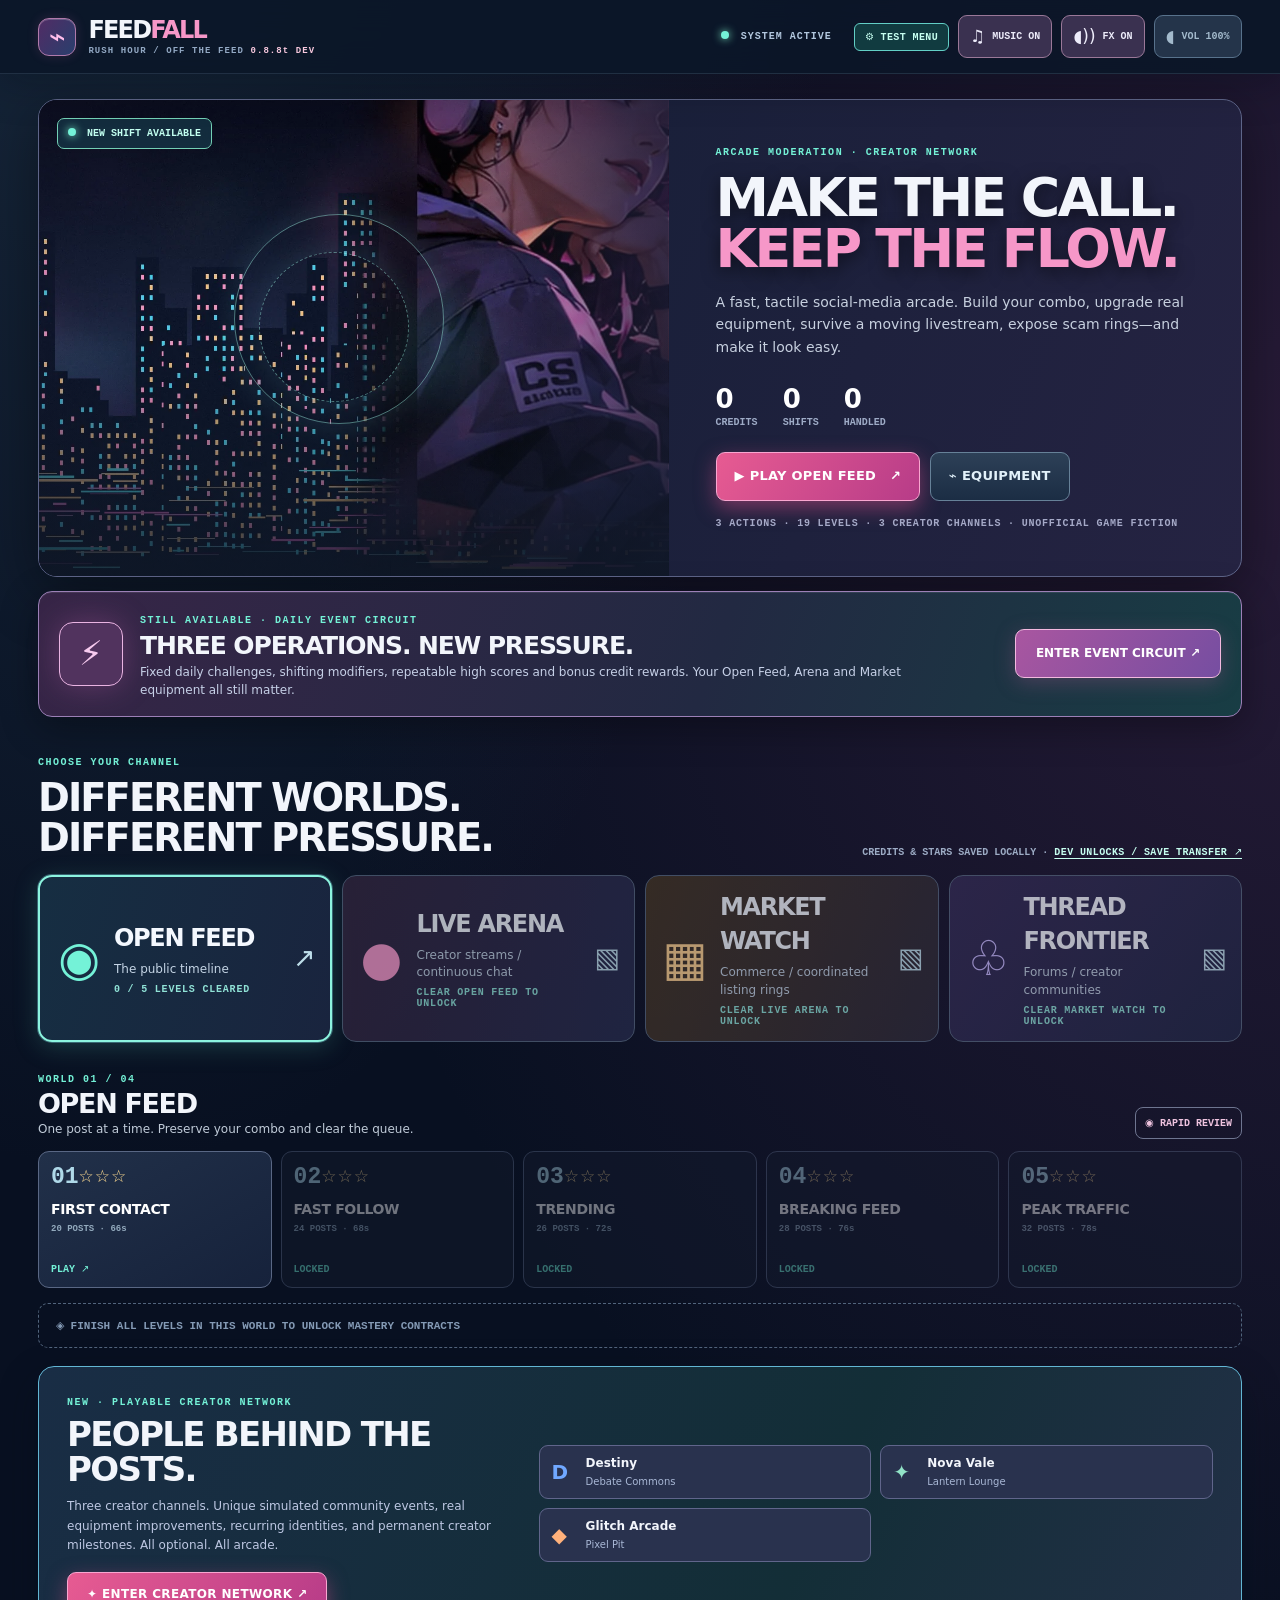
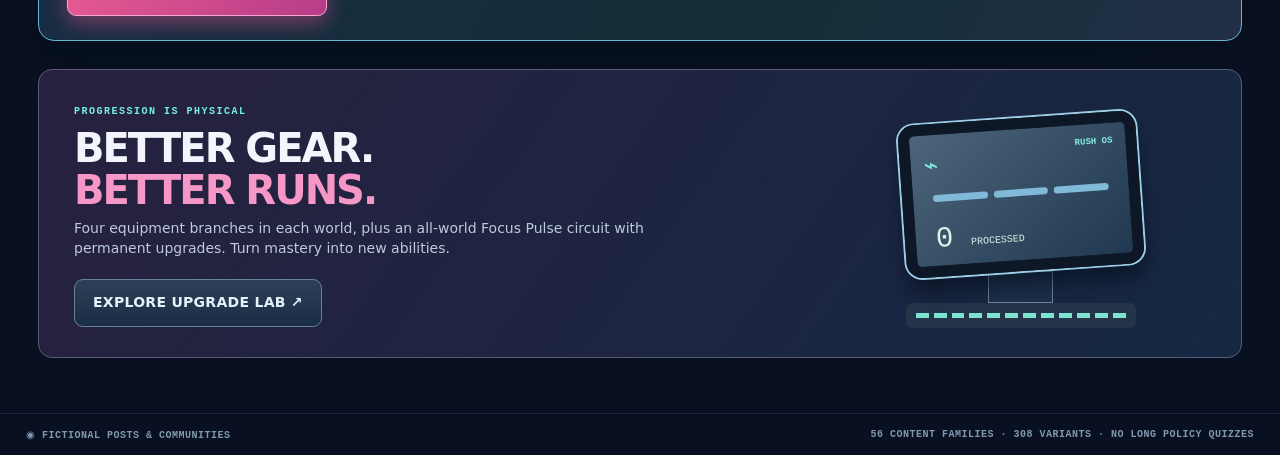
<file: index.html>
<!doctype html>
<html lang="en">
<head>
  <meta charset="utf-8">
  <meta name="viewport" content="width=device-width,initial-scale=1,viewport-fit=cover">
  <meta name="theme-color" content="#0a1121">
  <meta name="description" content="FeedFall Rush Hour v0.8.8v DEV — readable stage-front camera, unclipped debate portraits and sprite bleed repairs.">
  <meta property="og:title" content="FeedFall: Rush Hour — v0.8.8v Living Venue Dev">
  <meta property="og:description" content="Play the denser Meet & Greet convention with optional Chaos Mode, stage interactions, and all previous arcade worlds.">
  <title>FeedFall: Rush Hour — v0.8.8v DEV</title>
  <link rel="stylesheet" href="src/style.css">
</head>
<body>
  <div id="app" role="main"></div>
  <script type="module" src="src/ui.js"></script>
</body>
</html>
</file>
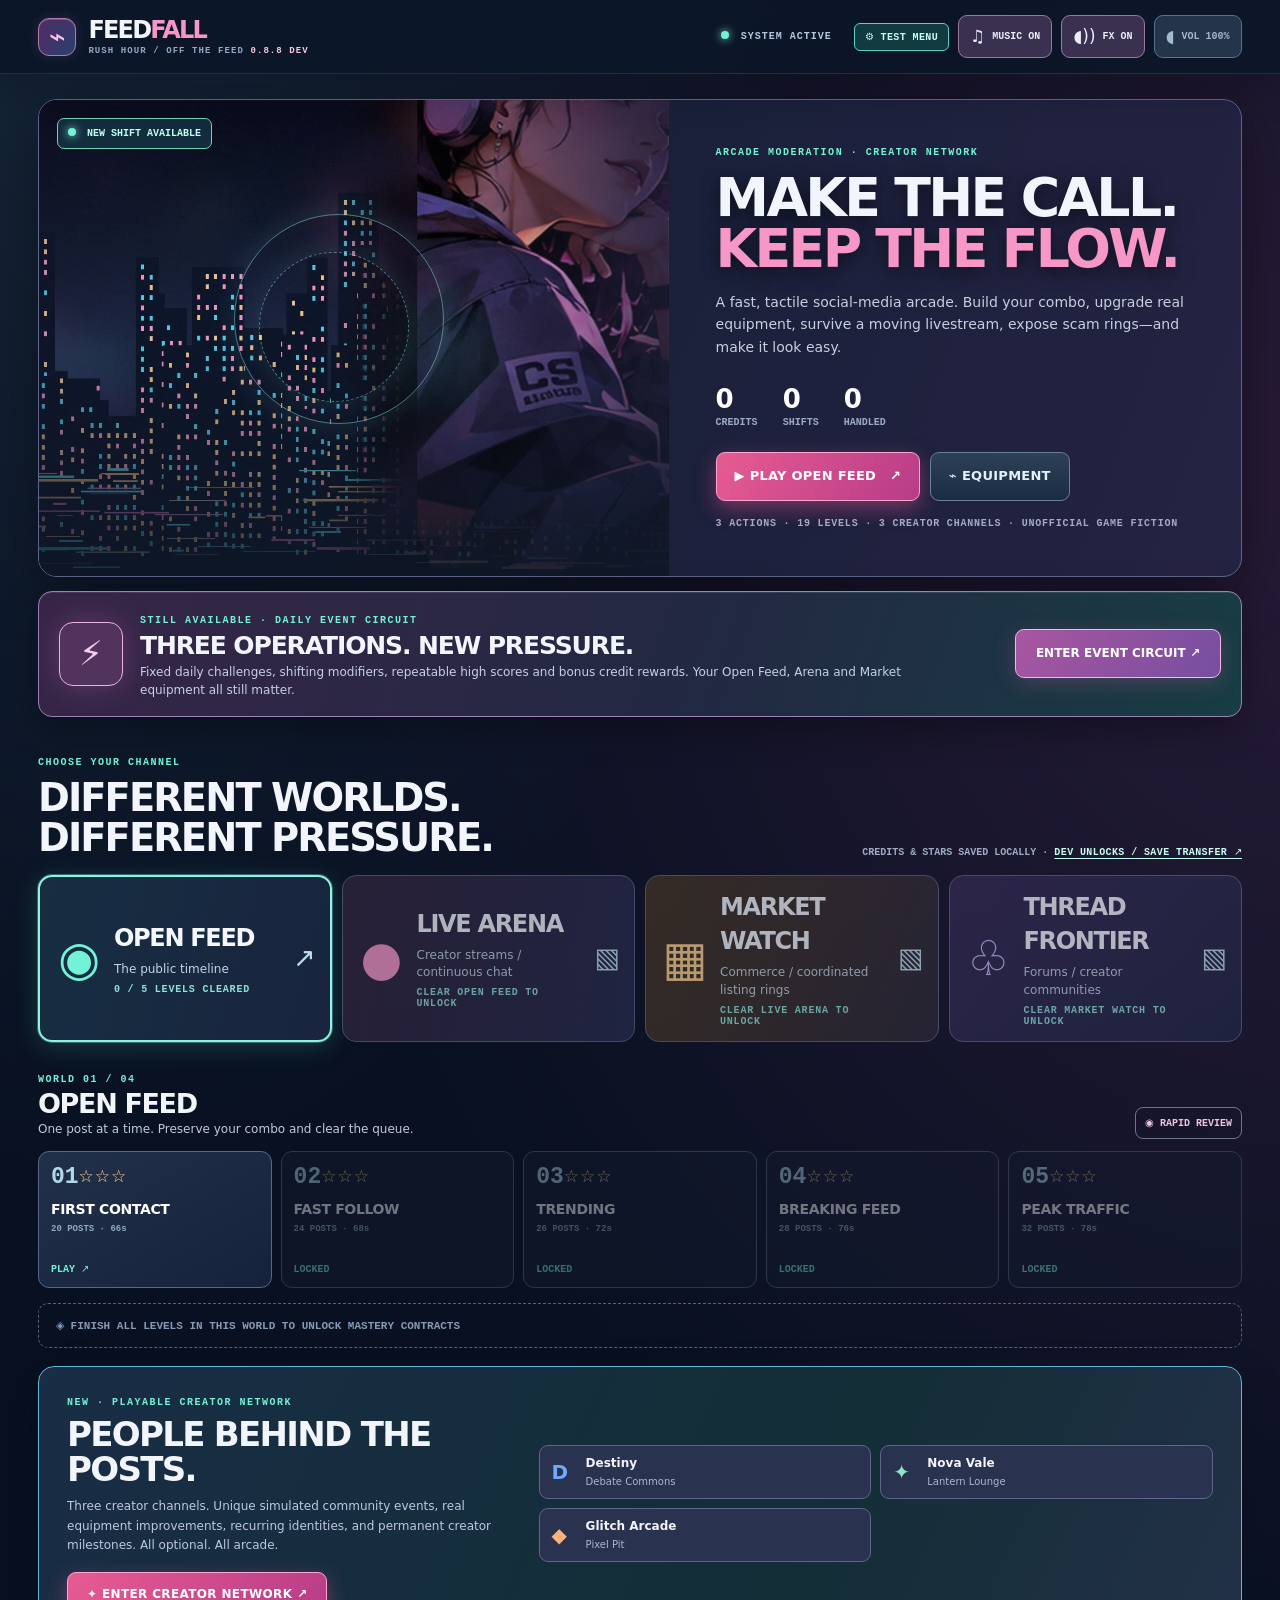
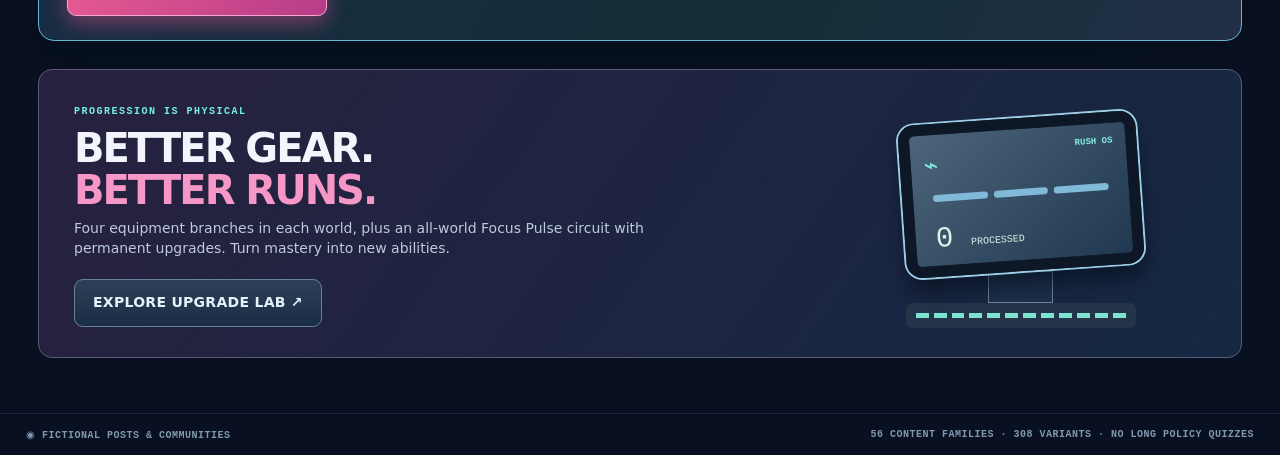
<file: rush-v08/index.html>
<!doctype html>
<html lang="en">
<head>
  <meta charset="utf-8">
  <meta name="viewport" content="width=device-width,initial-scale=1,viewport-fit=cover">
  <meta name="theme-color" content="#0a1121">
  <meta name="description" content="FeedFall Rush Hour v0.8.8 DEV — reworked stage queue, authorized entry gates, debate invitation action and optional venue speed.">
  <meta property="og:title" content="FeedFall: Rush Hour — v0.8.8 Living Venue Dev">
  <meta property="og:description" content="Play the denser Meet & Greet convention with optional Chaos Mode, stage interactions, and all previous arcade worlds.">
  <title>FeedFall: Rush Hour — v0.8.8 DEV</title>
  <link rel="stylesheet" href="src/style.css">
</head>
<body>
  <div id="app" role="main"></div>
  <script type="module" src="src/ui.js"></script>
</body>
</html>
</file>
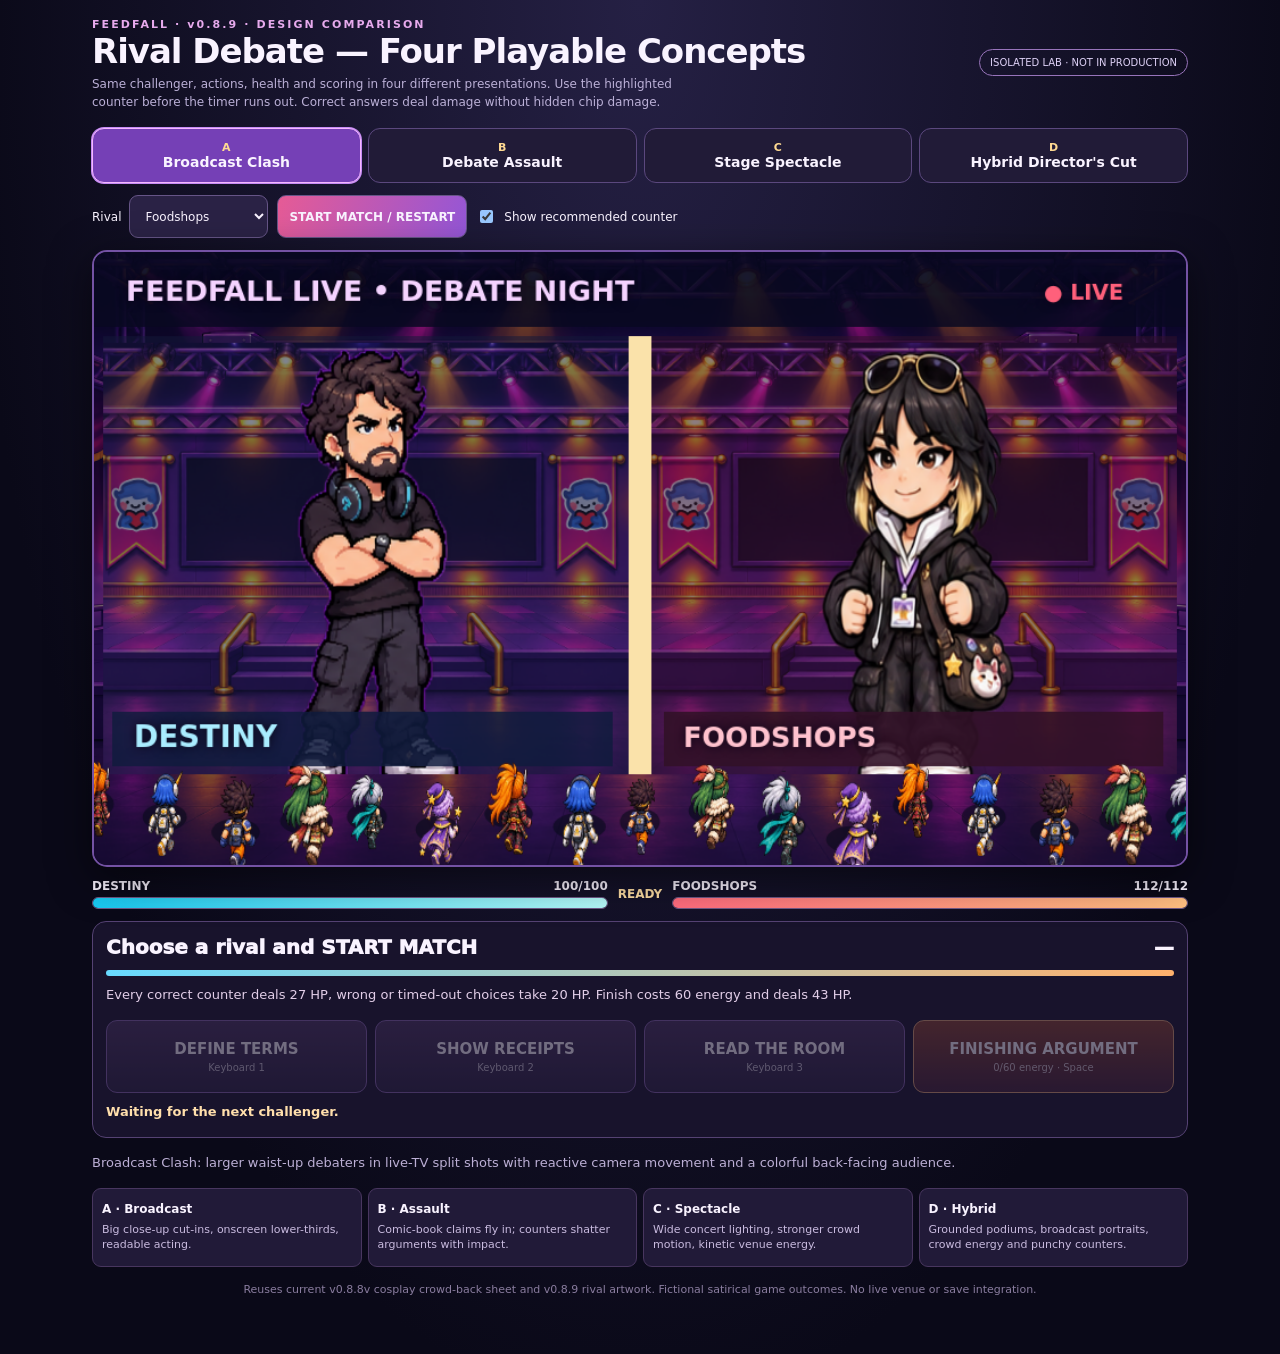
<file: battle-showcase.html>
<!doctype html>
<html lang="en"><head><meta charset="utf-8"><meta name="viewport" content="width=device-width,initial-scale=1,viewport-fit=cover">
<title>FeedFall — Four Debate Arena Concepts</title>
<style>
:root{font-family:system-ui,-apple-system,sans-serif;color:#f9f3ff;background:#0b0b1c;color-scheme:dark}
*{box-sizing:border-box}body{margin:0;background:radial-gradient(ellipse at top,#252044,#0a0918 74%);min-height:100vh}
main{max-width:1120px;margin:auto;padding:14px 12px 42px}header{display:flex;align-items:center;justify-content:space-between;gap:14px;flex-wrap:wrap}
h1{font-size:clamp(22px,4vw,34px);margin:4px 0;letter-spacing:-.03em}h1 small{display:block;font-size:11px;color:#e7aaed;letter-spacing:.19em}
.sub{font-size:12px;color:#bbb0d7;max-width:610px;line-height:1.5}
.pill{border:1px solid #9874bb;padding:7px 10px;border-radius:30px;font-size:10px;color:#ddd0f5}
.tabs{display:grid;grid-template-columns:repeat(4,1fr);gap:7px;margin:17px 0 8px}
button,select{font:inherit;color:inherit}button{cursor:pointer;touch-action:manipulation}
.tab{border:1px solid #5b487e;border-radius:12px;background:#211b37;padding:12px 5px;min-height:54px;font-weight:850;font-size:clamp(10px,2.1vw,14px)}
.tab.active{background:#7540b6;border-color:#f4b7ff;box-shadow:0 0 0 1px #c68bf5}
.tab b{display:block;font-size:11px;color:#ffda92}
.setup{display:flex;align-items:center;gap:9px;margin:12px 0;flex-wrap:wrap;font-size:12px}
.setup select,.setup button{background:#2a2245;border:1px solid #665587;border-radius:9px;padding:10px 11px;min-height:43px}
.setup button{font-weight:850;background:linear-gradient(110deg,#e65b95,#9356d7)}
.setup label{display:flex;align-items:center;gap:8px}
.frame{position:relative;border:2px solid #7452a4;overflow:hidden;border-radius:15px;box-shadow:0 10px 42px #0008;background:#141128;aspect-ratio:16/9}
canvas{width:100%;height:100%;display:block;image-rendering:auto}
.overlay{position:absolute;inset:0;display:none;flex-direction:column;justify-content:center;align-items:center;text-align:center;padding:15px;background:linear-gradient(115deg,#153f6ce6 0 47%,#1c0b31e8 50%,#9c2348e8 53% 100%);z-index:2}
.overlay.show{display:flex}.overlay h2{font-size:clamp(34px,9vw,92px);font-style:italic;margin:5px;text-shadow:5px 5px #1a102b}
.overlay p{font-weight:800;letter-spacing:.1em}
.hud{display:grid;grid-template-columns:1fr auto 1fr;gap:10px;align-items:center;margin:12px 0}
.hp b{display:flex;justify-content:space-between;gap:5px;font-size:12px}.track{height:12px;border:1px solid #6f5885;background:#181024;border-radius:20px;overflow:hidden;margin-top:4px}.track span{display:block;height:100%;background:linear-gradient(90deg,#17c8f0,#b4f8f7);width:100%;transition:width .35s}.hp.right .track span{background:linear-gradient(90deg,#fe6b7d,#ffbf80)}.beat{font-size:12px;font-weight:900;color:#ffdea3;text-align:center}
.panel{background:#18132c;border:1px solid #554273;border-radius:14px;padding:13px}
.cue{display:flex;justify-content:space-between;gap:12px;align-items:center;font-weight:950;font-size:clamp(14px,3vw,20px)}
.timer{height:6px;border-radius:10px;background:#3f2b4b;margin:11px 0;overflow:hidden}.timer>div{height:100%;width:100%;background:linear-gradient(90deg,#68daff,#ffb16d)}
.hint{font-size:13px;color:#e2cee8;min-height:21px;margin:7px 0 12px}
.actions{display:grid;grid-template-columns:repeat(4,1fr);gap:8px}
.actions button{border-radius:11px;border:1px solid #8361ad;background:linear-gradient(#46315d,#2a2142);min-height:73px;padding:9px 4px;font-weight:900;font-size:clamp(11px,2vw,15px)}
.actions button:disabled{opacity:.4;cursor:not-allowed}.actions button:not(:disabled):active{transform:scale(.97)}
.actions button.suggest{border:2px solid #ffd17b;box-shadow:inset 0 0 16px #f7aa392a}
.actions button.finish{background:linear-gradient(#85402f,#422139);border-color:#d99d70}
.actions span{display:block;font-size:10px;font-weight:500;opacity:.75;margin-top:4px}
.log{margin-top:11px;color:#ffdfac;font-size:13px;font-weight:750;min-height:20px}
.note{margin:15px 0;font-size:13px;color:#bcafd5;line-height:1.55}.compare{display:grid;grid-template-columns:repeat(4,1fr);gap:6px}
.compare article{background:#211a38;border:1px solid #48365f;border-radius:9px;padding:9px}.compare b{font-size:12px}.compare p{font-size:11px;line-height:1.4;margin:5px 0;color:#c9bbdf}
footer{text-align:center;color:#8a7d9f;font-size:11px;margin:16px}
@media(max-width:610px){main{padding:9px 8px 30px}.tab{min-height:56px}.setup{gap:7px}.actions{grid-template-columns:repeat(2,1fr)}.actions button{min-height:58px}.compare{grid-template-columns:repeat(2,1fr)}.hp b{font-size:10px}.beat{font-size:10px}.frame{border-radius:9px}.panel{padding:10px}.cue{font-size:14px}}
@media(prefers-reduced-motion:reduce){.track span{transition:none}}
</style></head>
<body><main>
<header><div><h1><small>FEEDFALL · v0.8.9 · DESIGN COMPARISON</small>Rival Debate — Four Playable Concepts</h1>
<div class="sub">Same challenger, actions, health and scoring in four different presentations. Use the highlighted counter before the timer runs out. Correct answers deal damage without hidden chip damage.</div></div><span class="pill">ISOLATED LAB · NOT IN PRODUCTION</span></header>
<nav class="tabs" id="tabs" aria-label="Presentation style"><button class="tab active" data-style="a"><b>A</b>Broadcast Clash</button><button class="tab" data-style="b"><b>B</b>Debate Assault</button><button class="tab" data-style="c"><b>C</b>Stage Spectacle</button><button class="tab" data-style="d"><b>D</b>Hybrid Director's Cut</button></nav>
<div class="setup"><label>Rival <select id="rival"></select></label><button id="start">START MATCH / RESTART</button><label><input type="checkbox" id="assist" checked> Show recommended counter</label></div>
<div class="frame"><canvas width="960" height="540" id="scene"></canvas><div class="overlay" id="overlay"><p id="overlayTop"></p><h2 id="overlayTitle"></h2><p id="overlayBottom"></p></div></div>
<div class="hud"><div class="hp"><b><span>DESTINY</span><span id="myNum">100/100</span></b><div class="track"><span id="myHp"></span></div></div><div class="beat" id="round">READY</div><div class="hp right"><b><span id="rivalName">RIVAL</span><span id="rivalNum">100/100</span></b><div class="track"><span id="rivalHp"></span></div></div></div>
<section class="panel"><div class="cue"><span id="cue">Choose a rival and START MATCH</span><span id="clock">—</span></div><div class="timer"><div id="timebar"></div></div><div class="hint" id="hint">No secret timing window: correct counters work throughout each 4-second beat.</div>
<div class="actions"><button data-action="define_terms">DEFINE TERMS<span>Keyboard 1</span></button><button data-action="show_receipts">SHOW RECEIPTS<span>Keyboard 2</span></button><button data-action="read_room">READ THE ROOM<span>Keyboard 3</span></button><button data-action="special" class="finish">FINISHING ARGUMENT<span id="energy">0 / 60 energy · Space</span></button></div>
<div class="log" id="log" aria-live="polite">Waiting for the next challenger.</div></section>
<p class="note" id="description"></p>
<div class="compare"><article><b>A · Broadcast</b><p>Big close-up cut-ins, onscreen lower-thirds, readable acting.</p></article><article><b>B · Assault</b><p>Comic-book claims fly in; counters shatter arguments with impact.</p></article><article><b>C · Spectacle</b><p>Wide concert lighting, stronger crowd motion, kinetic venue energy.</p></article><article><b>D · Hybrid</b><p>Grounded podiums, broadcast portraits, crowd energy and punchy counters.</p></article></div>
<footer>Reuses current v0.8.8v cosplay crowd-back sheet and v0.8.9 rival artwork. Fictional satirical game outcomes. No live venue or save integration.</footer>
</main><script type="module">
import {RIVALS_V089,RIVAL_BY_ID_V089} from './src/rival-invasions-v089.js';
const el=id=>document.getElementById(id),c=el('scene'),g=c.getContext('2d'),W=960,H=540;
const rivalSel=el('rival'),actions=[...document.querySelectorAll('[data-action]')];
RIVALS_V089.forEach(r=>{const o=document.createElement('option');o.value=r.id;o.textContent=r.name;rivalSel.append(o)});
const pics={},load=(key,path)=>{let i=new Image;i.src='./'+path;pics[key]=i};
load('stage','assets/rivals/v089/arena-stage-concept.png');load('host','assets/irl-host-poses.webp');load('crowd','assets/irl-cosplay-six-back-v088t.webp');
RIVALS_V089.forEach(r=>load(r.id,r.asset.path));
let style='a',battle=null,beatStart=0,freezeUntil=0,frame=0,flash=null,token=0;
const styles={
 a:'Broadcast Clash: larger waist-up debaters in live-TV split shots with reactive camera movement and a colorful back-facing audience.',
 b:'Debate Assault: an intentionally more abstract Phoenix Wright / Danganronpa-inspired visual language. Brief claim fragments, fast argument attacks, and big counter impacts replace long dialogue.',
 c:'Stage Spectacle: a broad theater stage, powerful moving lights, visible floor, and crowd-wave animation. The room—not text—is your reward.',
 d:'Hybrid Director’s Cut: dramatic broadcast portraits anchored by real stage podiums, comic hit feedback and foreground cast reactions. This is the proposed long-term candidate.'
};
function rect(x,y,w,h,color){g.fillStyle=color;g.fillRect(x,y,w,h)}
function txt(t,x,y,size=24,color='#fff',align='left'){g.textAlign=align;g.font='900 '+size+'px system-ui';g.fillStyle=color;g.shadowColor='#090516';g.shadowBlur=8;g.fillText(t,x,y);g.shadowBlur=0;g.textAlign='left'}
function round(x,y,w,h,r,fill){g.fillStyle=fill;g.beginPath();g.roundRect(x,y,w,h,r);g.fill()}
function cut(img,cols,rows,row,col,x,y,w,h,flip=false){
 if(!img?.complete||!img.naturalWidth)return;
 const a=img.naturalWidth/cols,b=img.naturalHeight/rows;
 g.save();if(flip){g.translate(x+w,0);g.scale(-1,1);x=0}
 g.drawImage(img,col*a,row*b,a,b,x,y,w,h);g.restore()
}
function imgCover(img,x,y,w,h){if(!img?.naturalWidth){rect(x,y,w,h,'#281a45');return}const scale=Math.max(w/img.width,h/img.height),sw=w/scale,sh=h/scale;g.drawImage(img,(img.width-sw)/2,(img.height-sh)/2,sw,sh,x,y,w,h)}
function crowd(t,top=438,scale=1,high=false){
 const im=pics.crowd;g.save();
 const n=17,step=60;
 for(let j=0;j<n;j++){
  const idx=(j*5)%6,x=j*step-22;
  const bounce=battle?.phase==='active'?Math.sin(t*.004+j*1.4)*7:Math.sin(t*.002+j)*2;
  const y=top+((j%3)-1)*8+bounce+(high?0:16);
  const s=(67+(j%4)*7)*scale;
  g.fillStyle='#080a1ca0';g.beginPath();g.ellipse(x+s*.46,y+s*.85,s*.37,12,0,0,7);g.fill();
  if(im?.naturalWidth)cut(im,6,4,(Math.floor(t/240)+j)%4,idx,x,y,s,s*1.5);
  else {round(x+10,y,45,60,20,['#a456b9','#448dd4','#df6b80','#e8ba7d'][j%4]);}
  if(battle?.phase==='active'&&j%4===0){g.strokeStyle=['#ed80f2','#60ceff','#ffd36f'][j%3];g.lineWidth=6;g.beginPath();g.moveTo(x+s*.73,y+s*.7);g.lineTo(x+s*.82,y+18+bounce);g.stroke()}
 }
 g.restore();
}
function podium(x,y,w=190){g.fillStyle='#0d0e25';g.beginPath();g.ellipse(x+w/2,y+103,w*.5,14,0,0,7);g.fill();round(x,y,w,107,10,'#17152d');round(x+8,y+10,w-16,14,4,'#9164c1');round(x+20,y+30,w-40,64,6,'#30234e');txt('DEBATE',x+w/2,y+72,17,'#edd2ff','center')}
function actor(which,x,y,w,h,pose=0,flip=false){
 const img=pics[which],r=which==='host'?2:4,cols=4,row=which==='host'?0:(pose===0?0:3),col=pose%4;
 g.fillStyle='#06071ba0';g.beginPath();g.ellipse(x+w/2,y+h-4,w*.37,13,0,0,7);g.fill();
 cut(img,cols,r,row,col,x,y,w,h,flip)
}
function background(t,muted=false){imgCover(pics.stage,0,0,W,H);rect(0,0,W,H,muted?'#05071986':'#0808203c');}
function lights(t,amp=1){for(let j=0;j<5;j++){const x=100+j*187+Math.sin(t*.0006+j)*60*amp;g.fillStyle=['#ed6a9a18','#5ac8ff20','#ffd27c19'][j%3];g.beginPath();g.moveTo(480,35);g.lineTo(x-95,440);g.lineTo(x+95,440);g.fill();}}
function actorPose(side){return flash?.side===side?2:battle?.phase==='active'?Math.floor(frame/480)%2:0}
function broadcast(t){
 background(t,true);rect(0,0,W,66,'#090921d9');txt('FEEDFALL LIVE • DEBATE NIGHT',28,43,25,'#f5d3ff');txt('● LIVE',870,42,19,'#ff607b','center');
 g.save();g.beginPath();g.rect(8,74,462,386);g.clip();imgCover(pics.stage,0,80,470,385);rect(8,74,462,386,'#131a3988');actor('host',67,75,337,410,actorPose('host'));g.restore();
 g.save();g.beginPath();g.rect(490,74,462,386);g.clip();imgCover(pics.stage,485,80,470,385);rect(490,74,462,386,'#31112b8b');actor(battle?.id||rivalSel.value,572,78,325,408,actorPose('rival'),true);g.restore();
 rect(470,74,20,386,'#fae2aa');rect(16,405,440,48,'#101b3dda');rect(501,405,439,48,'#311127e5');txt('DESTINY',35,436,26,'#a9ecff');txt((RIVAL_BY_ID_V089[battle?.id||rivalSel.value]?.name||'RIVAL').toUpperCase(),518,436,24,'#ffc2ce');
 crowd(t,455,.71,true)
}
function assault(t){
 background(t,true);rect(0,0,W,H,'#11092170');
 g.save();g.translate(480,270);g.rotate(-.12);rect(-23,-280,46,560,'#ffdc84');g.restore();
 round(15,76,430,360,12,'#192947db');round(515,76,430,360,12,'#4e1a37dc');
 actor('host',59,89,322,344,actorPose('host'));actor(battle?.id||rivalSel.value,596,89,310,344,actorPose('rival'),true);
 txt('OBJECTION!',26,105,29,'#7ee9ff');txt('REBUTTAL!',688,105,29,'#ffa1b3');
 const progress=battle?.phase==='active'?Math.min(1,(performance.now()-beatStart)/4000):0;
 if(battle?.phase==='active'){g.save();g.translate((1-progress)*850+50,255);g.rotate(-.11);round(0,0,236,100,8,'#f6dcb0');txt((['DEFINE THE CLAIM','CHECK THE SOURCE','TURN THE ROOM'][battle.beat%3]),12,58,17,'#3b2756');g.restore();}
 crowd(t,470,.68,true)
}
function spectacle(t){
 background(t);lights(t,2.3);rect(0,400,960,140,'#100a2f80');
 txt('BLOODSPORTS • LIVE!',480,73,44,'#ffe6ac','center');
 g.strokeStyle='#ffbb8a';g.lineWidth=7;g.beginPath();g.moveTo(65,396);g.lineTo(896,396);g.stroke();
 actor('host',165,161,231,283,actorPose('host'));actor(battle?.id||rivalSel.value,576,157,231,286,actorPose('rival'),true);
 round(411,337,138,83,10,'#282249');txt('VS',480,387,39,'#ffd688','center');
 crowd(t,425,1.12,true);rect(0,0,W,18,'#d278f555')
}
function hybrid(t){
 background(t,true);lights(t,1.2);rect(0,0,W,54,'#0c0b24dd');txt('THE DEBATE ARENA',480,37,24,'#ffdca4','center');
 actor('host',99,84,287,345,actorPose('host'));actor(battle?.id||rivalSel.value,567,84,284,345,actorPose('rival'),true);
 podium(146,331,220);podium(595,331,220);
 rect(418,110,125,190,'#17102aa6');txt('VS',480,221,63,'#ffe7b0','center');
 crowd(t,455,.9,true)
}
function drawEffects(t){
 if(!flash||t-flash.time>1000)return;
 const age=(t-flash.time)/1000;g.save();g.globalAlpha=1-age;
 const cx=flash.side==='rival'?690:265;
 if(flash.good){g.strokeStyle='#fff1bb';g.lineWidth=7;for(let k=0;k<11;k++){const theta=k*Math.PI*2/11;g.beginPath();g.moveTo(cx+Math.cos(theta)*(28+age*55),240+Math.sin(theta)*(28+age*55));g.lineTo(cx+Math.cos(theta)*(95+age*100),240+Math.sin(theta)*(95+age*100));g.stroke()}}
 round(240,190,480,113,13,flash.good?'#1b4b63dd':'#79253ce8');
 txt(flash.label,480,248,39,flash.good?'#d5fbff':'#ffe1df','center');
 txt(flash.detail,480,277,16,'#fff','center');g.restore()
}
function draw(t){frame=t;g.clearRect(0,0,W,H);({a:broadcast,b:assault,c:spectacle,d:hybrid})[style](t);drawEffects(t);
 if(battle?.phase==='active'){
 const left=Math.max(0,4000-(t-beatStart));el('clock').textContent=(left/1000).toFixed(1)+'s';el('timebar').style.width=(left/40)+'%';
 if(!left)resolve(null);
 }
 requestAnimationFrame(draw)}
function cueData(){return [{label:'DEFINITION SHIFT',action:'define_terms',visual:'DEFINE'}, {label:'SOURCE CHALLENGE',action:'show_receipts',visual:'RECEIPT'}, {label:'CROWD SWING',action:'read_room',visual:'CROWD'}][(battle.beat + RIVALS_V089.findIndex(r=>r.id===battle.id))%3]}
function refresh(){
 const r=RIVAL_BY_ID_V089[battle?.id||rivalSel.value];el('description').textContent=styles[style];
 el('rivalName').textContent=r.name.toUpperCase();
 el('myNum').textContent=(battle?.my??100)+'/100';el('rivalNum').textContent=(battle?.other??r.maxHp)+'/'+r.maxHp;
 el('myHp').style.width=(battle?.my??100)+'%';el('rivalHp').style.width=((battle?.other??r.maxHp)/r.maxHp*100)+'%';
 el('round').textContent=battle?.phase==='active'?'BEAT '+(battle.beat+1)+'/6':battle?.phase==='result'?'RESULT':'READY';
 const active=battle?.phase==='active';
 el('cue').textContent=active?cueData().label:!battle?'Choose a rival and START MATCH':battle.phase==='result'?'MATCH COMPLETE':'NEXT EXCHANGE';
 el('hint').textContent=active?(el('assist').checked?'Recommended: '+cueData().action.replaceAll('_',' ').toUpperCase()+' — answer anytime before 0.0s':'Identify the cue and counter it before 0.0s'):'Every correct counter deals 27 HP, wrong or timed-out choices take 20 HP. Finish costs 60 energy and deals 43 HP.';
 el('energy').textContent=(battle?.energy||0)+'/60 energy · Space';
 for(let b of actions){b.disabled=!active||(b.dataset.action==='special'&&battle.energy<60);b.classList.toggle('suggest',active&&el('assist').checked&&cueData().action===b.dataset.action)}
}
function showOverlay(top,title,bottom){el('overlayTop').textContent=top;el('overlayTitle').textContent=title;el('overlayBottom').textContent=bottom;el('overlay').classList.add('show')}
function begin(){token++;const myToken=token,r=RIVAL_BY_ID_V089[rivalSel.value];battle={id:r.id,phase:'intro',my:100,other:r.maxHp,energy:0,beat:0,hits:0,misses:0};flash=null;refresh();showOverlay('RIVAL INVASION','DESTINY VS '+r.name.toUpperCase(),'THE STAGE IS YOURS');el('log').textContent='Entering the debate arena…';
 setTimeout(()=>{if(myToken!==token)return;el('overlay').classList.remove('show');next()},900)}
function next(){if(!battle)return;if(battle.beat>=6||battle.my<=0||battle.other<=0){end();return}battle.phase='active';beatStart=performance.now();flash=null;el('log').textContent='Incoming: '+cueData().label+' • Choose your counter';refresh()}
function resolve(action){
 if(battle?.phase!=='active')return;
 const expected=cueData().action,good=action===expected||action==='special'&&battle.energy>=60;
 const special=good&&action==='special',damage=special?43:27;
 if(good){battle.other=Math.max(0,battle.other-damage);battle.energy=Math.min(100,battle.energy+(special?-60:23));battle.hits++;flash={time:performance.now(),side:'rival',good:true,label:special?'FINISHING ARGUMENT!':'DIRECT HIT!',detail:'Rival −'+damage+' HP · No counterattack'};el('log').textContent=(special?'FINISHER':'CORRECT COUNTER')+' • Rival −'+damage+' HP, Destiny −0 HP'}
 else{battle.my=Math.max(0,battle.my-20);battle.energy=Math.min(100,battle.energy+7);battle.misses++;flash={time:performance.now(),side:'host',good:false,label:action===null?'TIME OUT!':'WRONG COUNTER!',detail:'Destiny −20 HP · Expected '+expected.replaceAll('_',' ').toUpperCase()};el('log').textContent='Missed! Expected '+expected.replaceAll('_',' ')+' • Destiny −20 HP'}
 battle.beat++;battle.phase='pause';el('clock').textContent='—';refresh();
 const myToken=token;setTimeout(()=>{if(myToken===token&&battle?.phase==='pause')next()},1150)
}
function end(){battle.phase='result';refresh();const r=RIVAL_BY_ID_V089[battle.id],win=battle.my>0&&(battle.other===0||battle.my/100>battle.other/r.maxHp);showOverlay('DEBATE COMPLETE',win?'VICTORY!':'DEFEAT','YOU '+(win?'WON':'LOST')+' • '+battle.hits+' successful counters / '+battle.misses+' misses');el('log').textContent='Score: '+battle.hits+' correct, '+battle.misses+' missed. '+(win?'Stage won.':'Try again with visible counters.');}
document.querySelectorAll('.tab').forEach(b=>b.onclick=()=>{style=b.dataset.style;document.querySelectorAll('.tab').forEach(x=>x.classList.toggle('active',x===b));refresh()});
el('start').onclick=begin;rivalSel.onchange=refresh;el('assist').onchange=refresh;
actions.forEach(b=>b.onclick=()=>resolve(b.dataset.action));
window.addEventListener('keydown',e=>{if(e.repeat||['INPUT','SELECT','TEXTAREA'].includes(document.activeElement?.tagName))return;const a={'1':'define_terms','2':'show_receipts','3':'read_room',' ':'special'}[e.key];if(a){e.preventDefault();resolve(a)}});
document.addEventListener('visibilitychange',()=>{if(document.hidden&&battle?.phase==='active'){battle.pausedAt=performance.now()}else if(battle?.pausedAt&&battle.phase==='active'){beatStart+=performance.now()-battle.pausedAt;delete battle.pausedAt}});
refresh();requestAnimationFrame(draw);
</script></body></html>
</file>
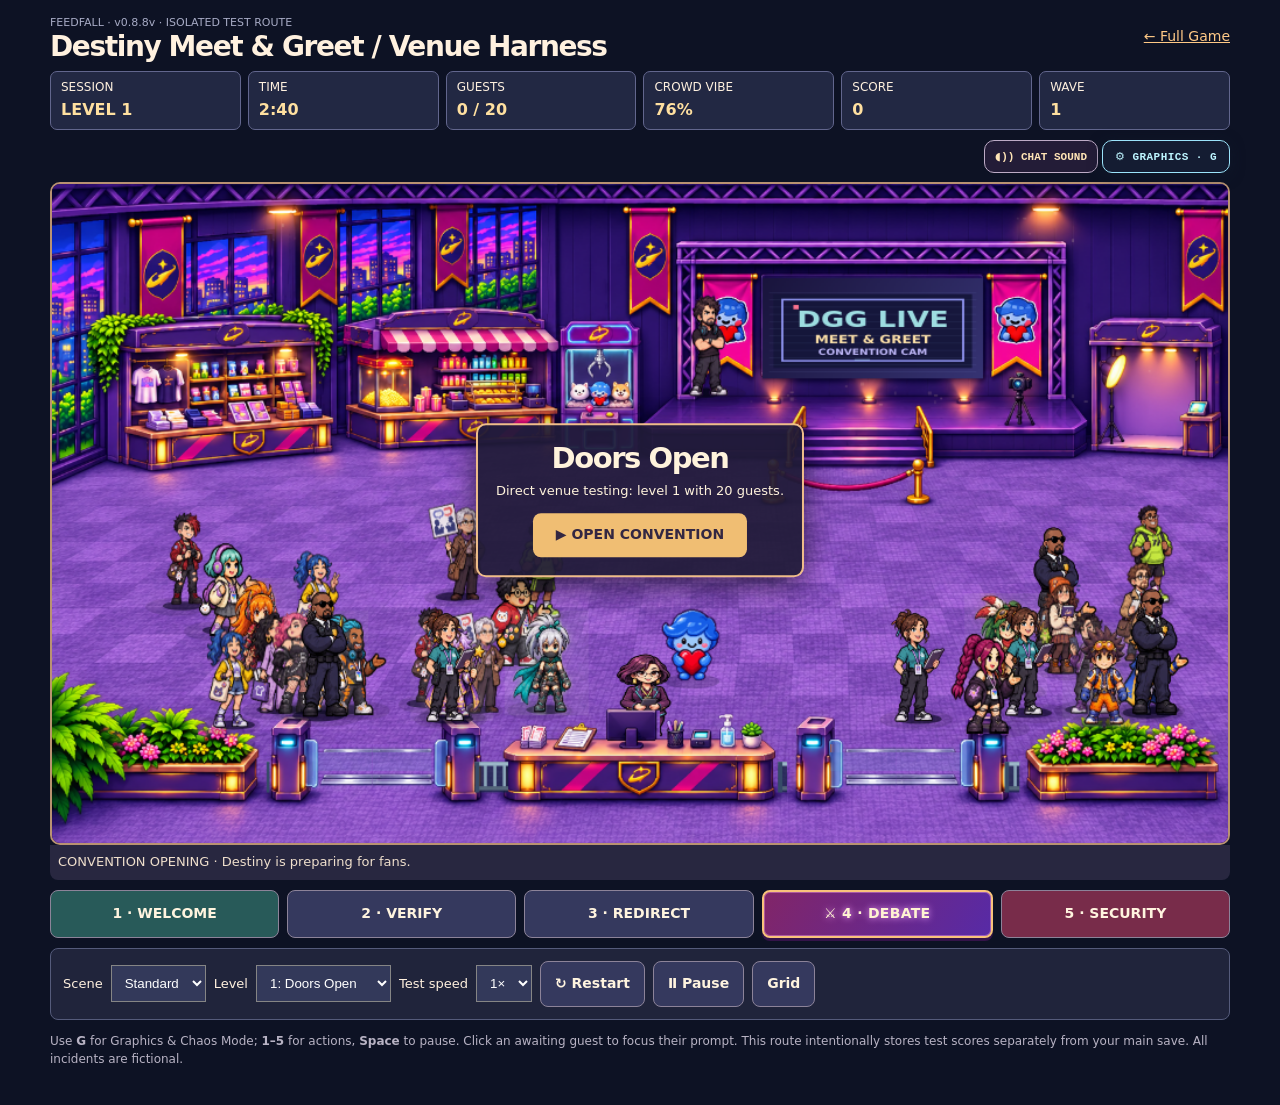
<file: irl-sandbox.html>
<!doctype html>
<html lang="en">
<head>
 <meta charset="utf-8">
 <meta name="viewport" content="width=device-width,initial-scale=1,viewport-fit=cover">
 <meta name="theme-color" content="#101628">
 <title>FeedFall v0.8.8v · Isolated Destiny Venue Harness</title>
 <link rel="stylesheet" href="/src/style.css">
 <link rel="stylesheet" href="/src/irl-sandbox-v085.css">
</head>
<body class="irl-sandbox">
 <main id="irl-harness" aria-label="Isolated Destiny Meet and Greet test environment"></main>
 <script type="module" src="/src/irl-sandbox-v085.js"></script>
</body>
</html>
</file>
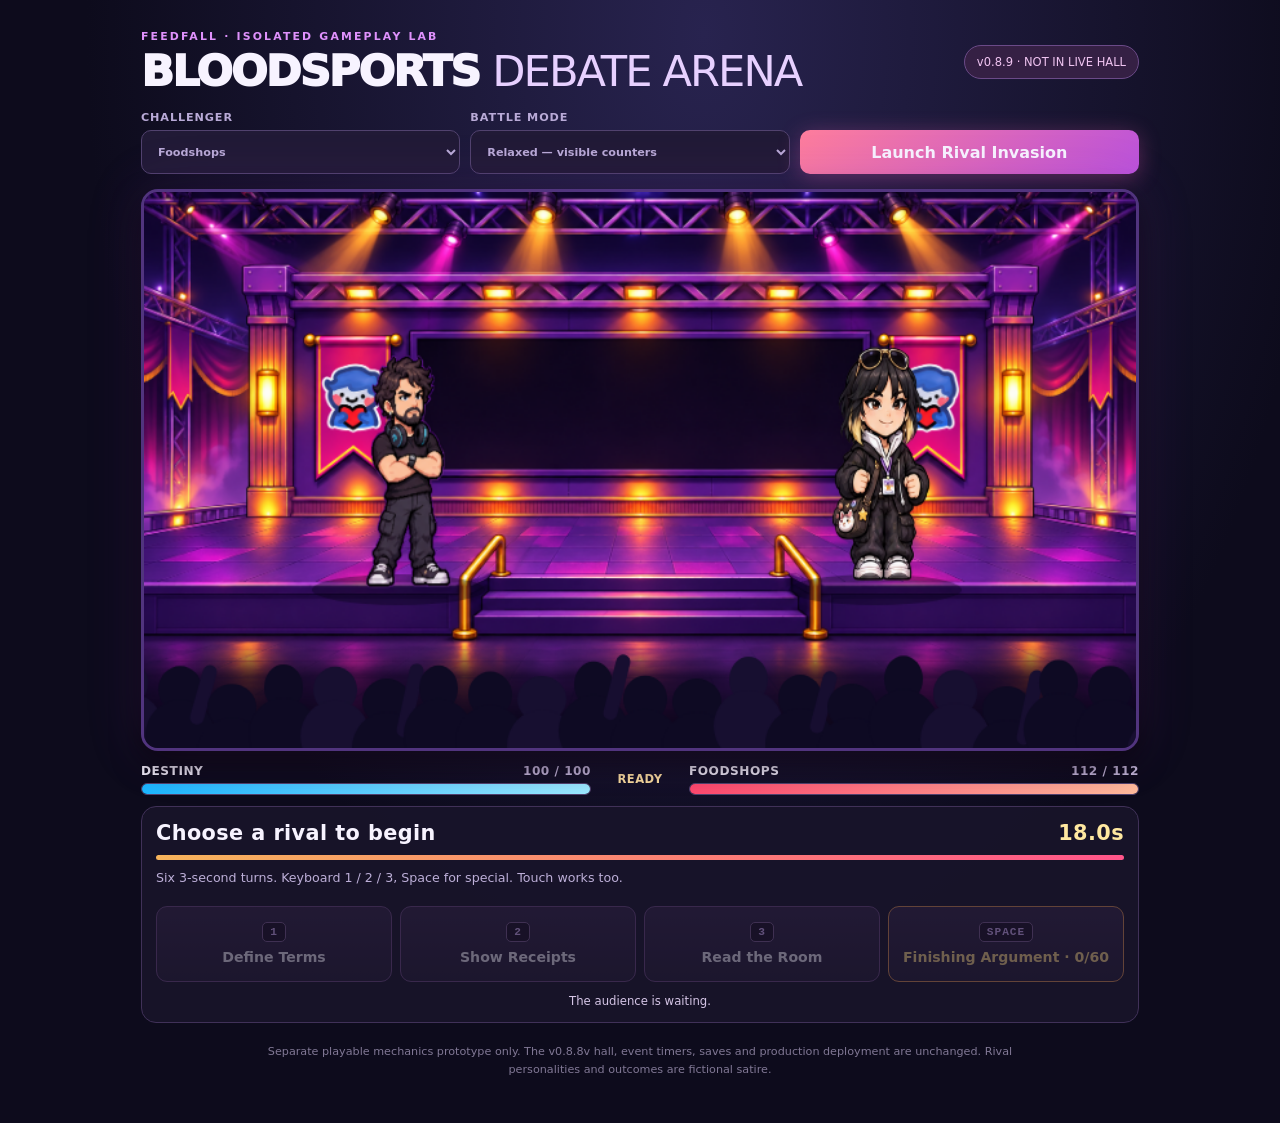
<file: rival-lab.html>
<!doctype html>
<html lang="en">
<head>
  <meta charset="utf-8">
  <meta name="viewport" content="width=device-width, initial-scale=1, viewport-fit=cover">
  <meta name="theme-color" content="#110d25">
  <title>FeedFall v0.8.9 — Rival Invasion Lab</title>
  <link rel="stylesheet" href="./src/rival-lab-v089.css">
</head>
<body>
  <main class="app">
    <header class="mast">
      <div><p class="eyebrow">FEEDFALL · ISOLATED GAMEPLAY LAB</p><h1>BLOODSPORTS <span>Debate Arena</span></h1></div>
      <span class="lab-tag">v0.8.9 · NOT IN LIVE HALL</span>
    </header>

    <section class="toolbar" aria-label="Prototype options">
      <label>Challenger <select id="rival-choice"></select></label>
      <label>Battle mode
        <select id="mode-choice"><option value="relaxed">Relaxed — visible counters</option><option value="expert">Expert — read the cue</option></select>
      </label>
      <button id="start-button" class="primary">Launch Rival Invasion</button>
    </section>

    <section class="arena-frame" aria-label="Dedicated debate-arena perspective">
      <canvas id="battle-canvas" width="768" height="432">A debate stage with two visible contestants.</canvas>
      <div id="vs-overlay" class="vs-overlay hidden" aria-live="assertive">
        <div class="vs-top">RIVAL INVASION</div>
        <div class="vs-fighters"><span>DESTINY</span><strong>VS</strong><span id="vs-opponent">OPPONENT</span></div>
        <div class="vs-bottom">THE STAGE IS YOURS</div>
      </div>
      <div id="result-overlay" class="result-overlay hidden" aria-live="assertive">
        <p class="eyebrow">DEBATE COMPLETE</p>
        <h2 id="result-title">VICTORY</h2>
        <p id="result-detail"></p>
        <button id="again-button">Return to Lab</button>
      </div>
    </section>

    <section class="battle-hud" aria-label="Battle state">
      <div class="hp-group"><div class="hp-line"><span>DESTINY</span><b id="destiny-number">100 / 100</b></div><div class="hp-track"><span id="destiny-hp" class="hp-blue"></span></div></div>
      <div class="round-num" id="round-number">READY</div>
      <div class="hp-group"><div class="hp-line"><span id="rival-name">RIVAL</span><b id="rival-number">—</b></div><div class="hp-track"><span id="rival-hp" class="hp-pink"></span></div></div>
    </section>

    <section class="qte-panel" aria-label="Player controls">
      <div class="cue-bar"><span id="cue-label">Choose a rival to begin</span><strong id="cue-timer">18.0s</strong></div>
      <div class="timer-track"><div id="timer-fill"></div></div>
      <p id="cue-hint" class="cue-hint">Destiny is controlled by you. Match the cue and its timing; this is not a dialogue-choice quiz.</p>
      <div class="command-buttons">
        <button data-command="define_terms" disabled><kbd>1</kbd><span>Define Terms</span></button>
        <button data-command="show_receipts" disabled><kbd>2</kbd><span>Show Receipts</span></button>
        <button data-command="read_room" disabled><kbd>3</kbd><span>Read the Room</span></button>
        <button data-command="special" disabled><kbd>SPACE</kbd><span id="special-label">Finishing Argument · 0/60</span></button>
      </div>
      <p class="replay" id="combat-log" aria-live="polite">The audience is waiting.</p>
    </section>

    <footer>Separate playable mechanics prototype only. The v0.8.8v hall, event timers, saves and production deployment are unchanged. Rival personalities and outcomes are fictional satire.</footer>
  </main>
  <script type="module" src="./src/rival-lab-v089.js"></script>
</body>
</html>
</file>
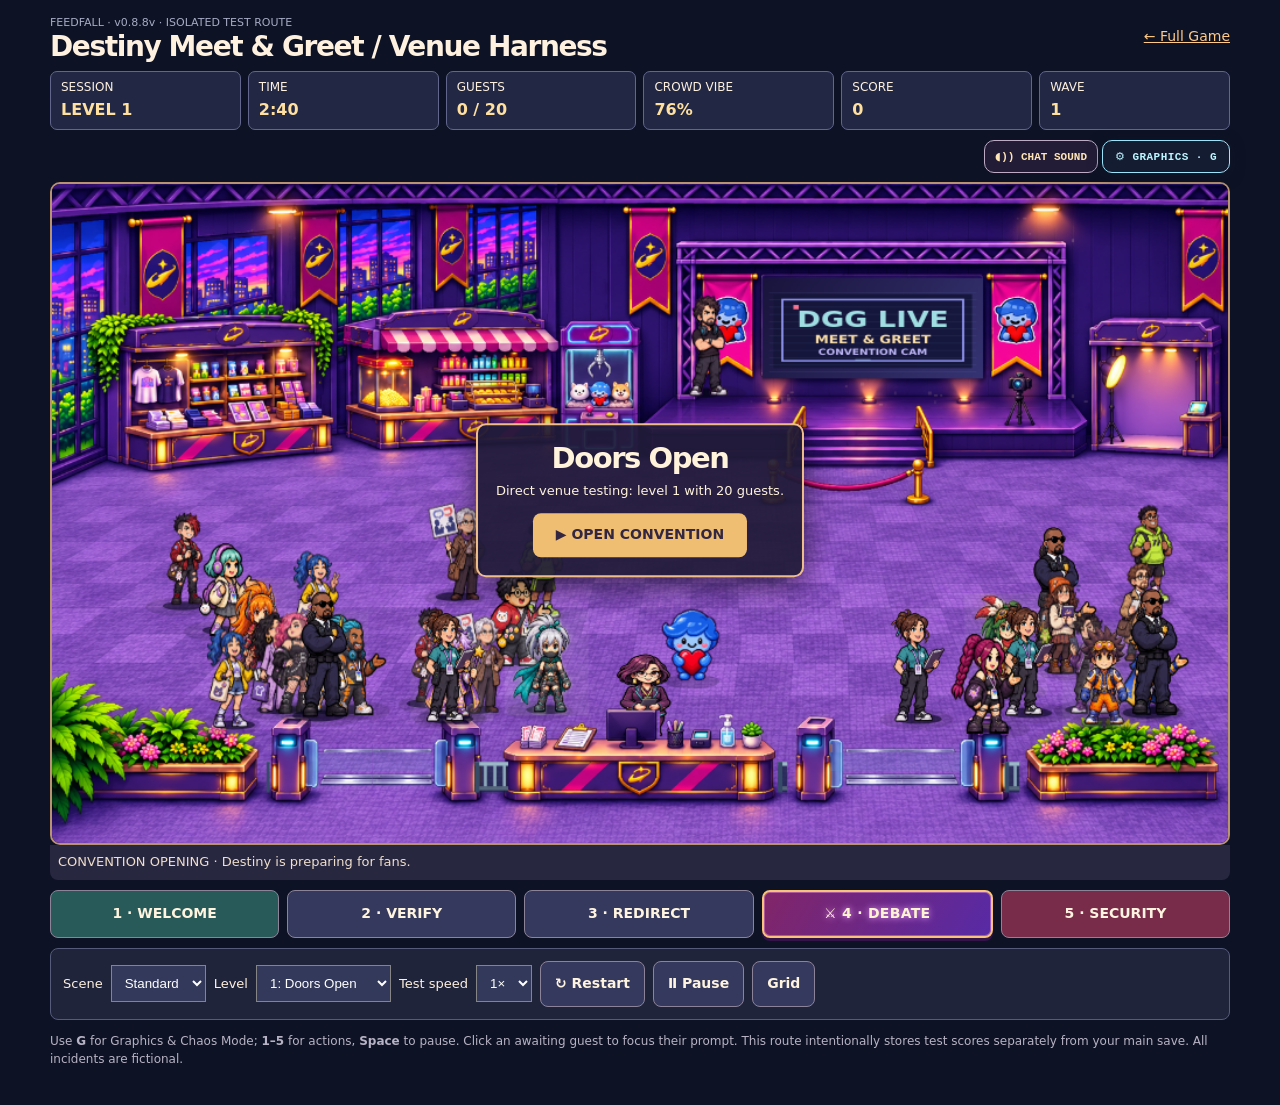
<file: rush-v08/irl-sandbox.html>
<!doctype html>
<html lang="en">
<head>
 <meta charset="utf-8">
 <meta name="viewport" content="width=device-width,initial-scale=1,viewport-fit=cover">
 <meta name="theme-color" content="#101628">
 <title>FeedFall v0.8.8 · Isolated Destiny Venue Harness</title>
 <link rel="stylesheet" href="/src/style.css">
 <link rel="stylesheet" href="/src/irl-sandbox-v085.css">
</head>
<body class="irl-sandbox">
 <main id="irl-harness" aria-label="Isolated Destiny Meet and Greet test environment"></main>
 <script type="module" src="/src/irl-sandbox-v085.js"></script>
</body>
</html>
</file>
<file: src/style.css>
/* FEEDFALL RUSH HOUR 0.2 / CHANNEL SHIFT — arcade tactile design */
@import url("./graphics-v082.css");
:root{color-scheme:dark;--bg:#0a1121;--navy:#101b32;--panel:#17243a;--stroke:#4d6078;--muted:#9baec3;--mint:#74f2d7;--amber:#ffce8b;--pink:#f697c8;--red:#ff798c;--blue:#8abff9;--radius:14px;font-family:Inter,ui-sans-serif,system-ui,-apple-system,BlinkMacSystemFont,"Segoe UI",sans-serif;color:#f2f5fb;background:var(--bg);font-synthesis:none}
*{box-sizing:border-box}html,body{margin:0;width:100%;min-height:100%;overflow-x:hidden}body{background:radial-gradient(ellipse at 8% -18%,#395d775e,transparent 45%),radial-gradient(ellipse at 105% 22%,#622f625c,transparent 55%),#081021;font-size:14px;line-height:1.42}body:before{content:"";position:fixed;inset:0;background:repeating-linear-gradient(0deg,#ffffff03 0px,#ffffff03 1px,transparent 1px,transparent 38px),repeating-linear-gradient(90deg,#ffffff03 0px,#ffffff03 1px,transparent 1px,transparent 38px);pointer-events:none;z-index:-1}button{font:inherit;cursor:pointer;touch-action:manipulation}button:disabled{opacity:.42;cursor:not-allowed}button:focus-visible{outline:2px solid #ffe9ae;outline-offset:3px}h1,h2,h3,p{margin-top:0}h1,h2,h3{letter-spacing:-.05em;line-height:1.04}h1{font-size:40px}h2{font-size:30px}small{font-size:11px}.page{min-height:100dvh;display:flex;flex-direction:column}.eyebrow{font:850 10px ui-monospace,SFMono-Regular,Consolas,monospace;letter-spacing:.15em;color:var(--mint);text-transform:uppercase}em{font-style:normal;color:var(--pink)}.mint{color:var(--mint)!important}.primary,.secondary{border-radius:9px;font-weight:900;font-size:12px;letter-spacing:.02em;padding:13px 18px;transition:transform .15s,filter .15s;min-height:44px}.primary:hover:not(:disabled),.secondary:hover:not(:disabled){transform:translateY(-2px);filter:brightness(1.11)}.primary{background:linear-gradient(125deg,#e75b92,#b73c88);border:1px solid #f9a6d0;box-shadow:0 7px 20px #d34c8880;color:white}.secondary{background:linear-gradient(#2d4057,#1b2d44);border:1px solid #668198;color:#e2f1fa}.strong{font-size:14px}.primary span{margin-left:9px}.foot{font:700 10px ui-monospace,monospace;letter-spacing:.05em;color:#8199b0;display:flex;gap:18px;justify-content:space-between;max-width:1520px;width:100%;margin:15px auto 0;padding:15px 26px;border-top:1px solid #40536a50}.brand{display:flex;align-items:center;gap:12px}.brand-symbol{width:38px;height:38px;border:1px solid #b07aab;border-radius:11px;background:linear-gradient(125deg,#512c65,#293f6d);display:grid;place-content:center;color:#ffbeeb;font-size:28px;box-shadow:inset 0 1px #ffffff33,0 0 12px #dd68b52a}.brand-word{font-size:24px;line-height:1;font-style:italic;font-weight:1000;letter-spacing:-1.8px}.brand-word>span{color:var(--pink)}.brand-word small{display:block;font-style:normal;font:800 9px ui-monospace,monospace;letter-spacing:.12em;color:#93a9c4;margin-top:4px}.brand-word b{color:#f8c9de}.topnav{height:74px;flex:0 0 74px;display:flex;justify-content:space-between;align-items:center;gap:12px;padding:0 clamp(14px,3vw,42px);border-bottom:1px solid #475b725c;background:#0c1728e8;box-shadow:0 10px 40px #03061044;position:relative;z-index:9;backdrop-filter:blur(15px)}.toplinks{display:flex;align-items:center;gap:9px}.status-led{font:800 10px ui-monospace,monospace;letter-spacing:.1em;color:#b3c8df;margin-right:13px;white-space:nowrap}.status-led i,.live-dot{display:inline-block;width:8px;height:8px;border-radius:50%;background:var(--mint);box-shadow:0 0 9px #7df7d0;animation:pulse 1.65s ease-in-out infinite;margin-right:5px}.audio-toggle{display:flex;align-items:center;gap:7px;background:#24344a;border:1px solid #58728c;color:#a3bacc;border-radius:9px;padding:8px 11px;min-height:39px;white-space:nowrap}.audio-toggle.on{color:#edecfa;border-color:#9a7898;background:#3a3150}.audio-toggle span{font-size:17px}.audio-toggle small{font:850 10px ui-monospace,monospace}@keyframes pulse{50%{opacity:.42;box-shadow:0 0 0 7px #66f9d513}}
.home-main,.shop-main{max-width:1440px;width:100%;margin:0 auto;padding:25px clamp(15px,3vw,38px) 40px;flex:1}.hero{display:grid;grid-template-columns:1.1fr 1fr;min-height:388px;background:linear-gradient(110deg,#101d33,#252342);border:1px solid #5e6589;border-radius:19px;overflow:hidden;box-shadow:0 15px 60px #0006}.hero-art{min-height:340px;position:relative;background-image:linear-gradient(90deg,transparent 70%,#20213dbb),url('../assets/hero-art.webp');background-size:cover;background-position:center 35%;overflow:hidden}.hero-art-overlay{position:absolute;inset:0;background:linear-gradient(0deg,#0d1725c4,transparent 50%),radial-gradient(ellipse at 45% 48%,transparent 42%,#17142b77);pointer-events:none}.hero-orbit{position:absolute;width:210px;height:210px;border:1px solid #a2fbea70;border-radius:50%;top:24%;left:31%;box-shadow:0 0 30px #7cdbec22;animation:spin 18s linear infinite}.orb2{width:150px;height:150px;top:32%;left:35%;border-style:dashed;animation-direction:reverse;animation-duration:15s}.hero-signal{position:absolute;top:18px;left:18px;border:1px solid #73d0b5;background:#1b485888;padding:9px 10px;border-radius:7px;backdrop-filter:blur(10px);font:800 10px ui-monospace,monospace;color:#c2fff0}.hero-copy{padding:clamp(26px,4vw,47px);display:flex;flex-direction:column;justify-content:center}.hero-copy h1{font-size:clamp(40px,4.2vw,66px);font-weight:1000;font-style:italic;line-height:.94;margin:15px 0 17px;text-shadow:0 5px 17px #0008}.hero-copy p{max-width:520px;font-size:14px;color:#c7d0df;line-height:1.6}.hero-stats{display:flex;gap:25px;margin:14px 0 24px}.hero-stats div{display:flex;flex-direction:column;gap:5px}.hero-stats strong{font-size:26px;line-height:1;color:white}.hero-stats span{font:850 10px ui-monospace,monospace;color:#9eabc6}.hero-ctas{display:flex;gap:10px;flex-wrap:wrap}.hero-ctas button{font-size:13px;padding:14px 18px}.hero-hint{margin:17px 0 0!important;color:#a5a9c7!important;font:750 10px ui-monospace,monospace!important;letter-spacing:.08em}.worlds-section{margin-top:34px}.section-head{display:flex;justify-content:space-between;align-items:flex-end;margin-bottom:17px;gap:12px}.section-head h2{font-size:clamp(29px,3vw,42px);font-weight:950;margin:8px 0 0}.section-note{font:800 10px ui-monospace,monospace;color:#9dacc5}.world-selector{display:grid;grid-template-columns:repeat(2,minmax(0,1fr));gap:14px}.world-card{text-align:left;display:flex;align-items:center;gap:14px;min-height:124px;border:1px solid #57677f;border-radius:14px;background:linear-gradient(105deg,#162e42,#19243e);color:#f4f8fe;padding:18px;transition:transform .18s,border-color .2s;overflow:hidden}.world-card:hover{transform:translateY(-2px)}.world-card.active{border:2px solid #8cf4df;box-shadow:0 0 0 1px #7fdfe958,0 5px 25px #3e98894a}.world-card.world-arena{background:linear-gradient(105deg,#35263f,#272c4d)}.world-card.world-arena.active{border-color:#ff9ed1;box-shadow:0 0 20px #c361a644}.world-card.locked{opacity:.7}.world-mark{font-size:48px;color:var(--mint);min-width:50px;text-align:center}.world-arena .world-mark{color:var(--pink)}.world-copy{flex:1;display:flex;flex-direction:column;gap:6px}.world-copy strong{font-size:24px;letter-spacing:-.055em}.world-copy small{color:#c4d4e4;font-size:12px}.world-copy em{font:850 10px ui-monospace,monospace;color:#90e2d6;letter-spacing:.08em}.world-arrow{color:#bddde9;font-size:27px}.world-info{display:flex;justify-content:space-between;align-items:end;gap:10px;margin:26px 0 12px}.world-info h3{font-size:27px;margin:3px 0}.world-info p{color:#c0cbd8;margin:0;font-size:12px}.world-count{font:850 10px ui-monospace,monospace;border:1px solid #6e7590;color:#f0c4e0;border-radius:8px;padding:9px;white-space:nowrap}.level-grid{display:grid;grid-template-columns:repeat(5,minmax(0,1fr));gap:9px}.level-tile{background:linear-gradient(150deg,#213049,#16223b);border:1px solid #596784;border-radius:11px;color:white;min-height:137px;text-align:left;padding:12px;display:flex;flex-direction:column;gap:7px;transition:transform .16s,border-color .15s}.level-tile:hover:not(:disabled){transform:translateY(-4px);border-color:#87eddb}.level-tile.locked{background:#151c2f}.level-tile.won{border-color:#6d998c}.level-top{display:flex;justify-content:space-between;align-items:center}.level-top>span:first-child{font:950 23px ui-monospace,monospace;color:#afd9e9}.level-stars{font-size:17px;color:#ffdc92;letter-spacing:1px}.level-name{font-size:14px;font-weight:900;letter-spacing:-.025em;line-height:1.2;margin-top:4px}.level-tile small{font:750 9px ui-monospace,monospace;color:#93aabd}.level-status{font:850 10px ui-monospace,monospace;margin-top:auto;color:var(--mint)}.progression-block{border:1px solid #5c5a7b;background:linear-gradient(125deg,#27213f,#152842);border-radius:14px;margin-top:28px;padding:30px 35px;display:grid;grid-template-columns:1.4fr .7fr;gap:20px;overflow:hidden}.progression-block h2{font-size:40px;margin:8px 0}.progression-block p{max-width:570px;color:#bdcadb}.progression-block .strong{margin-top:6px}.workstation{margin:10px auto 0;position:relative;width:265px;max-width:100%;height:200px;perspective:600px}.desk-machine{margin:8px auto 0;width:238px;height:153px;background:linear-gradient(140deg,#4c657a,#203850);border:11px solid #0e1726;border-radius:16px;box-shadow:0 0 0 2px #9ccde6,0 15px 20px #040d1b99;transform:rotate(-4deg)}.desk-top{display:flex;justify-content:space-between;padding:13px;color:#85eddf}.desk-top span{font-size:24px}.desk-top small{font:800 9px ui-monospace,monospace}.desk-lines{display:flex;gap:6px;padding:0 20px}.desk-lines i{height:7px;flex:1;background:#81b9d9;border-radius:4px}.desk-number{font-size:29px;font-family:ui-monospace,monospace;margin:17px 0 0 20px;color:#d6f6e7;display:block}.desk-number small{font-size:10px}.desk-base{background:#1d304a;border:1px solid #76879b;width:65px;height:32px;margin:auto}.desk-lights{display:flex;gap:5px;margin:0 auto;width:230px;background:#253549;border-radius:7px;padding:10px}.desk-lights i{flex:1;height:5px;background:#7ee4d0;animation:light 1.8s ease-in-out infinite}@keyframes light{50%{opacity:.2}}
.play-main{max-width:1550px;width:100%;margin:0 auto;padding:11px clamp(10px,2.6vw,36px) 12px;flex:1;display:flex;flex-direction:column;min-height:0}.game-bar{display:flex;align-items:center;justify-content:space-between;gap:12px;margin-bottom:9px}.game-label{display:flex;align-items:center;gap:10px}.world-icon{font-size:27px;color:var(--mint);background:#243f52;border:1px solid #66848b;border-radius:10px;padding:5px 14px}.game-label h1{font-size:clamp(23px,2.45vw,32px);margin:4px 0 0;font-weight:1000;font-style:italic}.game-resources{display:flex;gap:8px;align-items:center}.stat{background:#1e2b43;border:1px solid #64788f;border-radius:9px;padding:6px 13px;min-width:104px}.stat span{display:block;font:800 9px ui-monospace,monospace;color:#a1b9ca}.stat strong{font:950 25px ui-monospace,monospace;color:#effbf9}.pause-button{border:1px solid #8691a7;background:#303951;color:white;border-radius:9px;min-height:53px;padding:6px 16px;font-size:17px;font-weight:900}.pause-button small{font:800 9px ui-monospace,monospace}.game-alert{padding:8px 14px;border-radius:7px;border:1px solid #63768c;background:linear-gradient(90deg,#244351,#182d44);color:#bfe7e8;font:850 10px ui-monospace,monospace;letter-spacing:.08em;margin-bottom:9px;min-height:34px;transition:background .2s,border-color .2s}.game-alert.highlight{background:#6d4659;color:#ffeaed;border-color:#d797ac}.game-alert.visible,.raid-mode .game-alert{background:linear-gradient(90deg,#872b45,#692c5c);border-color:#ff9ab2;color:white;box-shadow:0 0 20px #f56b8e66;animation:dangerGlow 1.1s ease-in-out infinite}@keyframes dangerGlow{50%{filter:brightness(1.3);box-shadow:0 0 32px #f56b8e83}}
.game-grid{display:grid;grid-template-columns:minmax(175px,.82fr) minmax(320px,2.1fr) minmax(190px,.82fr);gap:11px;height:clamp(375px,50.5vh,550px);min-height:0}.intake-panel,.status-panel{background:linear-gradient(140deg,#1c2d43,#142037);border:1px solid #64788f;border-radius:12px;padding:14px;overflow:hidden;min-width:0}.panel-eyebrow{font:900 10px ui-monospace,monospace;letter-spacing:.08em;color:#90dfdb}.intake-panel{display:flex;flex-direction:column}.intake-panel h2{font-size:24px;margin:5px 0 15px}.queue-item{border:1px solid #4f6880;background:#25384f;border-radius:6px;margin-bottom:6px;padding:8px;display:flex;gap:8px;align-items:center;min-width:0}.queue-item span{font:900 13px ui-monospace,monospace;color:#d1cbea}.queue-item b{font:800 9px ui-monospace,monospace;color:#e4eaf6;overflow:hidden;text-overflow:ellipsis;white-space:nowrap;min-width:0}.queue-item i{width:5px;height:5px;border-radius:50%;background:var(--mint);margin-left:auto;flex-shrink:0}.mini-tip{border:1px solid #526f86;border-radius:7px;background:#243950;padding:11px;color:#b8d5df;font-size:12px;line-height:1.5}.intake-divider{margin-top:auto;border-top:1px dashed #53687c;margin-bottom:12px}.meter-heading{display:flex;justify-content:space-between;color:#afc7d7;font:850 10px ui-monospace,monospace;gap:5px}.meter{height:8px;border-radius:6px;background:#0e1b2b;overflow:hidden;margin-top:7px}.meter>div{height:100%;background:linear-gradient(90deg,#5ee9cf,#f8b4b6);border-radius:6px;transition:width .14s}.panel-bottom{padding-top:16px;font:800 10px ui-monospace,monospace;color:#adbed1}.panel-bottom strong{display:block;font-size:11px}.panel-bottom em{font-style:normal;font-size:18px;color:white}.panel-bottom span{display:block;margin-top:5px;font-size:9px;line-height:1.4}.monitor{display:flex;flex-direction:column;min-width:0;min-height:0}.monitor-frame{background:linear-gradient(135deg,#5b7289,#34465e 14%,#2e3e56 88%,#627a91);padding:9px;border:1px solid #8ba4b0;border-radius:15px;box-shadow:inset 0 3px #e9f7ff40,inset 0 -5px #0007,0 8px 30px #0005;flex:1;min-height:0}.monitor-glass{height:100%;min-height:0;border-radius:9px;background:radial-gradient(ellipse at center,#0f2d3c,#0d1b2e 80%);border:4px solid #101924;box-shadow:inset 0 0 30px #050c16,0 0 8px #66dbe65e;position:relative;overflow:hidden;display:flex;flex-direction:column}.scanlines{position:absolute;z-index:5;inset:0;background:repeating-linear-gradient(0deg,transparent 0 3px,#06132444 3px 4px);pointer-events:none}.monitor-glass:after{content:"";position:absolute;inset:0;z-index:5;pointer-events:none;border-radius:8px;box-shadow:inset 0 0 36px #02071299}.monitor-top{display:flex;align-items:center;justify-content:space-between;gap:10px;padding:9px 13px;border-bottom:1px solid #41677f80;color:#8ce1df;font:800 10px ui-monospace,monospace;letter-spacing:.08em;background:#102b3c}.monitor-live{display:inline-block;width:7px;height:7px;border-radius:50%;background:var(--mint);box-shadow:0 0 8px var(--mint);margin-right:8px}#content-area{min-height:0;flex:1;overflow:hidden;display:flex;flex-direction:column}.post-container{background:#132a3b;flex:1;display:flex;flex-direction:column;min-height:0}.post-top{padding:9px 12px;display:flex;align-items:center;gap:10px;border-bottom:1px solid #3c607b}.platform-icon{font-size:20px;background:#20495a;border:1px solid #547e90;border-radius:8px;width:35px;height:35px;display:grid;place-content:center;color:#a4ffe5}.post-forum .platform-icon,.post-civic .platform-icon{color:#b6ccff;background:#273c5d}.post-market .platform-icon{color:#ffe1ab;background:#584437}.platform-info{flex:1;display:flex;flex-direction:column;gap:3px;min-width:0}.platform-info b{font:900 12px ui-monospace,monospace;color:#f2faf6}.platform-info small{font:850 9px ui-monospace,monospace;color:#9eb6c5}.post-age{font:850 9px ui-monospace,monospace;color:#85d4c2}.post-person{display:flex;gap:10px;align-items:center;padding:12px 14px 4px}.post-person img{width:42px;height:42px;object-fit:cover;border:2px solid #7fb5c8;border-radius:12px}.post-person div{display:flex;flex-direction:column;gap:4px;min-width:0}.post-person strong{font-size:13px}.post-person span{font:700 9px ui-monospace,monospace;color:#98b7c7;overflow:hidden;text-overflow:ellipsis;white-space:nowrap}.verified{margin-left:auto;color:#d0dbea;font-weight:900}.post-text{font-size:clamp(19px,2.2vw,31px);font-weight:800;line-height:1.31;letter-spacing:-.026em;color:#f1f6f4;margin:auto 16px;padding:6px 0;max-height:178px;overflow:hidden;text-wrap:pretty}.post-text.long{font-size:clamp(17px,1.9vw,24px)}.post-text mark{background:#ebb877;color:#1d2431;padding:1px 3px;border-radius:3px}.post-bottom{display:flex;justify-content:space-between;gap:7px;border-top:1px solid #38536c;padding:10px 13px;color:#9bbcc3;font:800 9px ui-monospace,monospace}.post-bottom span:last-child{color:#7fedd5}.empty-post{display:flex;align-items:center;justify-content:center;flex:1;color:#9fe6da;font:850 12px ui-monospace,monospace}.spinner{font-size:25px;margin-left:10px;animation:spin 2s linear infinite}@keyframes spin{to{transform:rotate(360deg)}}.monitor-under{display:flex;justify-content:space-between;gap:12px;align-items:center;padding:6px 5px;color:#9aacc3;font:850 9px ui-monospace,monospace;letter-spacing:.04em}.monitor-under i{display:inline-block;width:7px;height:7px;background:#8ef8d9;border-radius:50%;margin-right:6px}.status-panel{display:flex;flex-direction:column;gap:11px}.clock-card,.streak-card,.shield-card,.special-ability{border:1px solid #4e6682;border-radius:10px;background:linear-gradient(#253850,#192940);padding:12px;min-height:0}.clock-card>span,.streak-card>span,.shield-card>span,.special-ability>span{display:block;font:900 10px ui-monospace,monospace;color:#a9c3d5}.clock-card>strong{font:900 clamp(34px,4.5vw,64px) ui-monospace,monospace;letter-spacing:-.07em;color:#e5faff;display:block;line-height:1;margin:12px 0 5px}.clock-card.danger>strong{color:#ffb6a3}.clock-meter{height:7px;background:#0d1c2e;border-radius:5px;overflow:hidden}.clock-meter i{display:block;background:linear-gradient(90deg,var(--mint),#abdce1);height:100%;transition:width .2s}.clock-card.danger .clock-meter i{background:linear-gradient(90deg,#fa5c89,#ffd17e)}.clock-card small{font:750 9px ui-monospace,monospace;color:#a4b5c5}.streak-card>strong{display:block;font:1000 53px ui-monospace,monospace;color:#ffe1a9;line-height:1.08;margin:6px 0 1px}.streak-card small,.shield-card small,.special-ability small{font:850 9px ui-monospace,monospace;color:#aabccc}.streak-lights{display:flex;gap:4px;margin-top:10px}.streak-lights i{flex:1;height:6px;background:#273b4d;border:1px solid #4c6980;border-radius:2px}.streak-lights i.active{background:#ffbd84;box-shadow:0 0 10px #ffc08080}.shield-card>strong{font:850 20px ui-monospace,monospace;letter-spacing:3px;display:block;color:#82ebdd;margin:10px 0 3px}.special-ability>strong{font:1000 26px ui-monospace,monospace;color:#acd8f6;display:inline-block;margin:6px}.ability-btn{display:block;border:1px solid #7db7d0;background:linear-gradient(125deg,#23556c,#393e7e);color:#effcfa;font:850 10px ui-monospace,monospace;padding:8px 6px;border-radius:5px;width:100%;margin-bottom:6px}.ability-btn:hover:not(:disabled){background:#477c9e}.special-ability small{display:block;line-height:1.3;font-size:9px}.decision-deck{border:1px solid #71859c;background:linear-gradient(150deg,#2e3e55,#18293e);border-radius:12px;padding:10px 12px 11px;margin-top:9px;box-shadow:inset 0 2px #a5c1d03b,0 4px 19px #0004}.deck-label{display:flex;justify-content:space-between;gap:15px;padding:0 0 8px;color:#c6d7e8;font:900 10px ui-monospace,monospace;letter-spacing:.07em}.deck-label kbd{font:850 10px ui-monospace,monospace;background:#293346;padding:2px 6px;border:1px solid #7b8ea2;border-radius:4px}.decision-grid{display:grid;grid-template-columns:repeat(3,minmax(0,1fr));gap:9px}.decision-button{position:relative;display:flex;align-items:center;justify-content:center;gap:12px;border-radius:8px;min-height:76px;border:1px solid #ffffff77;border-bottom:5px solid #0007;transition:transform .12s,box-shadow .12s,filter .12s;color:white;box-shadow:inset 0 2px #ffffff31}.decision-button:active{transform:translateY(3px);border-bottom-width:2px;box-shadow:inset 0 2px #0003}.decision-button:hover{filter:brightness(1.12);box-shadow:0 0 22px #d9e3ff50}.decision-button.approve{background:linear-gradient(130deg,#1c796d,#2ca47c)}.decision-button.flag{background:linear-gradient(130deg,#996439,#c6894c)}.decision-button.remove{background:linear-gradient(130deg,#93394f,#cc4e6d)}.btn-symbol{font-size:37px;line-height:1}.btn-name{font-size:clamp(20px,2.2vw,28px);font-weight:1000;letter-spacing:-.055em}.decision-button small{font:850 10px ui-monospace,monospace;color:#ffffffc9}.btn-key{position:absolute;top:6px;right:7px;background:#0002;padding:3px 6px;border:1px solid #ffffff6f;border-radius:4px;font:800 11px ui-monospace,monospace}.play-footer{display:flex;justify-content:space-between;gap:12px;align-items:center;padding:9px 3px 0;color:#9eb6c9;font:800 9px ui-monospace,monospace}.monitor-glass.flash-good{animation:flashGood .27s ease}.monitor-glass.flash-bad{animation:flashBad .27s ease}@keyframes flashGood{50%{box-shadow:inset 0 0 64px #4dffc1,0 0 35px #72fbd5}}@keyframes flashBad{50%{box-shadow:inset 0 0 64px #ff4b75,0 0 35px #ff4b75}}#stamps{position:absolute;z-index:8;inset:0;display:grid;place-items:center;pointer-events:none}.stamp{display:inline-block;font-size:clamp(34px,4.8vw,63px);font-weight:1000;font-style:italic;letter-spacing:-.07em;text-shadow:0 3px #13202a,0 0 35px currentColor;border:5px solid currentColor;padding:10px 22px;border-radius:13px;transform:rotate(-8deg);animation:stampIn .52s cubic-bezier(.1,1.5,.3,1) both}.stamp.success{color:#90ffcf}.stamp.error{color:#ffa7bb}@keyframes stampIn{0%{transform:scale(2.1) rotate(6deg);opacity:0;filter:blur(8px)}25%{transform:scale(.89) rotate(-9deg);opacity:1;filter:blur(0)}45%{transform:scale(1) rotate(-8deg)}100%{opacity:0;transform:scale(1.06) rotate(-8deg)}}
/* Live Arena: actually different interaction with multiple messages at once. */
.arena-mode .monitor-glass{background:#1a1830;box-shadow:inset 0 0 42px #170824,0 0 12px #f18aca4d}.arena-mode .monitor-top{background:#3d2347;color:#ffd2e8}.arena-mode .game-alert{background:#3f3156;border-color:#965f9b;color:#e5cfea}.arena-mode .world-icon{color:var(--pink);background:#49324d;border-color:#9b6c8c}.live-widget{flex:1;min-height:0;display:flex;flex-direction:column;background:#1b243d;overflow:hidden}.live-header{padding:10px 12px;background:linear-gradient(90deg,#503156,#252d4e);border-bottom:1px solid #9478a0;display:flex;justify-content:space-between;color:#ffd5ef;font:850 10px ui-monospace,monospace;white-space:nowrap;gap:9px}.live-header .live-dot{background:#f981bd;box-shadow:0 0 8px #f981bd}.live-viewers{color:#9fecd9}.chat-feed{flex:1;min-height:0;overflow:hidden;display:flex;flex-direction:column;padding:7px 10px 1px}.chat-intro{font:800 10px ui-monospace,monospace;color:#9db3d1;margin:3px 2px 7px}.chat-feed>#chat-rows{display:flex;flex-direction:column;justify-content:flex-start;gap:5px;min-height:0;flex:1;overflow:hidden}.chat-row{display:flex;align-items:center;gap:10px;width:100%;position:relative;overflow:hidden;flex:0 0 auto;text-align:left;background:#263249;color:#dbe8f5;border:1px solid #66718d;border-radius:7px;min-height:54px;padding:8px 9px 11px;transition:background .12s,border-color .12s;animation:chatEnter .25s ease both}.chat-row:hover{background:#39435e}.chat-row.focused{background:#3c385b;border-color:#f6abdc;box-shadow:inset 3px 0 #fba6d7,0 0 10px #ed85a931}.chat-row.suspicious:not(.focused){border-left:3px solid #ed887f}.chat-row.uncertain:not(.focused){border-left:3px solid #ffd08e}@keyframes chatEnter{from{transform:translateY(-10px);opacity:.15}to{transform:translateY(0);opacity:1}}.chat-avatar{flex:0 0 28px;width:28px;height:28px;border-radius:8px;background:linear-gradient(125deg,#6d5ca0,#3b6a85);display:grid;place-items:center;font-weight:1000;color:white}.chat-copy{display:flex;flex-direction:column;gap:2px;min-width:0;flex:1}.chat-from{font:900 11px ui-monospace,monospace;color:#9ce9f1}.chat-from small{color:#a9a5c9;font:700 9px ui-monospace,monospace}.chat-text{font-size:12px;line-height:1.25;font-weight:700;color:#f4ecf8;white-space:nowrap;overflow:hidden;text-overflow:ellipsis}.chat-pick{color:#f5a5cf;font-size:19px}.chat-life{position:absolute;bottom:0;left:0;height:4px;border-radius:1px;background:linear-gradient(90deg,#65d9d1,#f7a0bb);transition:width .1s linear}.chat-idle{color:#9fbbcc;font:850 11px ui-monospace,monospace;padding:18px}.live-foot{padding:9px 12px;background:#2a304e;border-top:1px solid #78688c;display:flex;justify-content:space-between;gap:9px;color:#bcc5e4;font:850 9px ui-monospace,monospace}.raid-mode .live-header{background:linear-gradient(90deg,#942a53,#632547);animation:dangerGlow .85s infinite}.raid-mode .monitor-frame{border-color:#f7a8c7;box-shadow:0 0 27px #c93e77a3}.raid-mode .monitor-top{background:#7f294c;color:white}.raid-mode .decision-deck{border-color:#ff93bb;box-shadow:0 0 22px #c83c7869}.raid-mode .clock-card{background:#5f2e44;border-color:#fb8eae}
/* Results */
.result-main{max-width:1140px;width:100%;margin:auto;padding:39px 22px;text-align:center}.result-hero{padding:17px 0 12px;position:relative}.result-status{font:900 13px ui-monospace,monospace;color:#9cead9;letter-spacing:.13em}.result-hero h1{font-size:clamp(43px,7vw,88px);font-weight:1000;font-style:italic;letter-spacing:-.075em;margin:12px 0 6px;text-shadow:0 7px 32px #0006}.big-stars{font-size:66px;letter-spacing:9px;color:#ffcd7f;text-shadow:0 0 21px #f3ac5b69;animation:starPop .8s cubic-bezier(.25,1.3,.3,1)}.big-stars span{color:#59667c;text-shadow:none}@keyframes starPop{0%{transform:scale(.75);opacity:0}100%{transform:scale(1);opacity:1}}.result-hero p{color:#b8c8db;font-size:14px}.result-grid{display:grid;grid-template-columns:repeat(4,1fr);gap:12px;margin:22px auto}.result-grid>div{background:linear-gradient(#24354d,#162438);border:1px solid #617890;border-radius:11px;padding:17px 12px}.result-grid span{font:850 11px ui-monospace,monospace;color:#9eb5c9}.result-grid strong{display:block;font:1000 34px ui-monospace,monospace;letter-spacing:-.04em;margin-top:9px}.result-note{display:flex;justify-content:center;flex-wrap:wrap;gap:16px;color:#a2b9d2;font:800 10px ui-monospace,monospace;margin:11px}.result-actions{display:flex;justify-content:center;flex-wrap:wrap;gap:9px;margin-top:24px}.result-actions button{min-width:145px}.result-actions .next{background:linear-gradient(125deg,#218b80,#167a6d);border-color:#a4f7de}.result-summary{margin-top:19px;color:#90a6bf;font:750 10px ui-monospace,monospace}.result-summary b{color:white}
/* Upgrade lab */
.shop-intro{display:grid;grid-template-columns:1fr .8fr;gap:20px;align-items:center;margin-bottom:19px}.shop-intro h1{font-size:clamp(42px,5vw,66px);font-weight:1000;font-style:italic;margin:13px 0}.shop-intro p{color:#b8cad9;max-width:540px}.wallet{background:linear-gradient(140deg,#2f4056,#28283f);border:1px solid #8885a4;border-radius:15px;padding:27px;text-align:center;min-width:0}.wallet span,.wallet small{font:900 10px ui-monospace,monospace;color:#d1c4da;letter-spacing:.1em}.wallet strong{font:1000 clamp(32px,4vw,50px) ui-monospace,monospace;display:block;color:#ffdbab;margin:12px 0}.wallet small{color:#9babcb}.shop-tabs{display:flex;gap:9px;margin-bottom:24px}.shop-tabs button{background:#24334c;border:1px solid #65728d;color:#b4c7db;padding:11px 16px;border-radius:9px;font-weight:900;font-size:12px}.shop-tabs button.active{color:#fff4f9;border-color:#ffa8d6;background:#5d3b60}.shop-heading h2{font-size:32px;margin:7px 0}.shop-heading p{color:#abbfd4;margin-bottom:14px}.upgrade-grid{display:grid;grid-template-columns:repeat(4,minmax(0,1fr));gap:11px}.upgrade-card{min-width:0;min-height:306px;display:flex;flex-direction:column;background:linear-gradient(140deg,#293b50,#1d2b45 63%,#2d2c45);border:1px solid #71839a;border-radius:13px;padding:17px;transition:transform .16s,border-color .16s}.upgrade-card:hover{transform:translateY(-3px);border-color:#c5a0bf}.upgrade-card.maxed{border-color:#6bb8a6}.upgrade-top{display:flex;justify-content:space-between;gap:6px;align-items:center}.upgrade-tag{font:900 9px ui-monospace,monospace;color:#a7e3d8}.upgrade-rank{font:900 10px ui-monospace,monospace;color:#efc09b}.upgrade-glyph{font-size:48px;margin:14px 0 0;color:#df9ecf;text-shadow:0 0 20px #b178c9}.upgrade-card h3{font-size:22px;margin:8px 0 8px}.upgrade-card p{color:#c4d0df;line-height:1.5;font-size:12px}.upgrade-dots{display:flex;gap:5px;margin-top:auto;margin-bottom:15px}.upgrade-dots i{flex:1;background:#2a3245;border:1px solid #5f7492;border-radius:2px;height:6px}.upgrade-dots i.lit{background:var(--mint);box-shadow:0 0 8px #7ceac6}.upgrade-footer{border-top:1px solid #68728a;padding-top:13px;display:flex;align-items:center;justify-content:space-between;gap:7px}.upgrade-footer small{display:block;font:800 9px ui-monospace,monospace;color:#abbfd3}.upgrade-footer strong{display:block;font:1000 18px ui-monospace,monospace;margin-top:4px;color:#ffdeab}.upgrade-footer button{background:#bc598a;border:1px solid #f0a7c5;color:white;border-radius:7px;font:900 10px ui-monospace,monospace;padding:10px 9px;min-width:82px}.upgrade-footer button:not(:disabled):hover{filter:brightness(1.17)}.shop-actions{display:flex;gap:12px;margin-top:25px;justify-content:center}.purchase-bump{animation:purchase .4s ease}@keyframes purchase{50%{box-shadow:0 0 32px #7df9d4;transform:scale(1.02)}}
.pause-veil{position:fixed;inset:0;z-index:200;background:#030915c9;backdrop-filter:blur(8px);display:grid;place-items:center;padding:18px}.pause-dialog{width:min(450px,100%);padding:29px;text-align:center;border:1px solid #b1c1cf;background:linear-gradient(145deg,#2e3a54,#151e33);border-radius:17px;box-shadow:0 20px 70px #0009}.pause-dialog h2{font-size:35px;margin:13px 0}.pause-dialog p{color:#aabed1}.pause-dialog button{display:block;margin:9px auto;min-width:210px}
@media(min-width:1250px) and (max-height:880px){.topnav{height:59px;flex-basis:59px}.play-main{padding-top:7px}.game-grid{height:clamp(380px,53vh,448px)}.game-bar{margin-bottom:6px}.game-alert{margin-bottom:6px;min-height:30px;padding:6px 11px}.decision-deck{margin-top:7px;padding:7px 10px 9px}.decision-grid .decision-button{min-height:66px}.decision-button small{font-size:9px}.monitor-frame{padding:7px}.monitor-under{padding:5px}.status-panel,.intake-panel{padding:10px}.clock-card,.streak-card,.shield-card,.special-ability{padding:8px}.status-panel{gap:7px}.clock-card>strong{font-size:52px;margin:6px 0 4px}.streak-card>strong{font-size:42px}.streak-lights{margin-top:6px}.post-text{font-size:24px}.post-text.long{font-size:20px}}
@media(max-width:1120px){.game-grid{grid-template-columns:minmax(145px,.7fr) minmax(310px,2fr);height:clamp(360px,50vh,485px)}.status-panel{grid-column:1/-1;display:grid;grid-template-columns:repeat(4,minmax(0,1fr));gap:8px}.status-panel>.panel-eyebrow{display:none}.clock-card>strong{font-size:39px}.streak-card>strong{font-size:37px}.monitor{grid-column:2}.intake-panel{grid-column:1}.decision-button{min-height:72px}.upgrade-grid{grid-template-columns:repeat(2,minmax(0,1fr))}.upgrade-card{min-height:265px}}
@media(max-width:720px){.topnav{height:57px;flex-basis:57px;padding:0 10px}.brand-symbol{width:30px;height:30px;font-size:22px}.brand-word{font-size:18px}.brand-word small{font-size:7px;letter-spacing:.02em}.status-led{display:none}.toplinks{gap:5px}.audio-toggle{padding:6px 7px;min-height:31px;border-radius:6px}.audio-toggle small{font-size:8px}.audio-toggle span{font-size:14px}.home-main,.shop-main{padding:10px 9px 90px}.hero{display:flex;flex-direction:column}.hero-art{min-height:225px;background-position:center 25%}.hero-copy{padding:22px}.hero-copy h1{font-size:42px}.hero-copy p{font-size:12px}.hero-stats{gap:20px;margin:9px 0 17px}.hero-stats strong{font-size:22px}.hero-ctas button{flex:1}.section-head h2{font-size:30px}.section-note{display:none}.world-selector{gap:7px}.world-card{padding:9px;gap:6px;min-height:106px}.world-mark{font-size:28px;min-width:28px}.world-copy strong{font-size:14px}.world-copy small{font-size:10px}.world-copy em{font-size:8px}.world-arrow{display:none}.world-info{align-items:start}.world-info h3{font-size:22px}.world-info p{font-size:11px}.world-count{font-size:8px}.level-grid{grid-template-columns:repeat(2,minmax(0,1fr));gap:7px}.level-tile{min-height:117px}.progression-block{padding:18px;grid-template-columns:1fr}.progression-block h2{font-size:29px}.workstation{display:none}.foot{font-size:8px;flex-direction:column;gap:5px;text-align:center;padding:13px 8px}.play-main{padding:6px 8px calc(111px + env(safe-area-inset-bottom));display:block}.game-bar{gap:8px;margin-bottom:6px}.world-icon{padding:4px 9px;font-size:20px}.game-label h1{font-size:20px}.game-label .eyebrow{font-size:8px}.game-resources{gap:4px}.stat{min-width:55px;padding:5px 6px}.stat span{font-size:7px}.stat strong{font-size:17px}.pause-button{min-height:39px;padding:5px 9px;font-size:14px}.pause-button small{font-size:8px}.game-alert{font-size:9px;margin-bottom:6px;min-height:0;padding:8px}.game-grid{height:auto;min-height:0;display:flex;flex-direction:column}.intake-panel{display:none}.monitor{order:1;min-height:0}.monitor-frame{padding:6px;border-radius:12px;min-height:275px;height:clamp(285px,45vh,390px)}.monitor-glass{min-height:0}.monitor-top{font-size:9px;padding:8px}.post-top{padding:7px}.platform-icon{width:30px;height:30px;font-size:17px}.platform-info b{font-size:10px}.platform-info small{font-size:8px}.post-person{padding:9px 10px 3px}.post-person img{width:34px;height:34px}.post-person strong{font-size:12px}.post-person span{font-size:8px}.post-text{font-size:clamp(18px,5.4vw,27px);padding:6px 0;margin:auto 13px}.post-text.long{font-size:clamp(17px,4.5vw,22px)}.post-bottom{font-size:8px;padding:7px 10px}.monitor-under{font-size:8px}.monitor-under span:last-child{display:none}.status-panel{order:2;display:grid;grid-template-columns:1fr 1fr;gap:7px;padding:0;background:transparent;border:0;overflow:visible}.clock-card,.streak-card,.shield-card,.special-ability{padding:9px;min-height:88px}.clock-card>strong{font-size:35px;margin:6px 0 3px}.streak-card>strong{font-size:33px;margin:4px 0}.streak-lights{margin-top:5px}.shield-card>strong{font-size:17px}.special-ability>strong{font-size:21px}.special-ability .ability-btn{font-size:9px;padding:6px}.decision-deck{position:fixed;z-index:19;bottom:0;left:0;right:0;margin:0;border-radius:12px 12px 0 0;padding:8px 7px calc(9px + env(safe-area-inset-bottom));box-shadow:0 -14px 55px #010510e8;background:linear-gradient(#30455c,#182b42)}.deck-label{font-size:8px;padding-bottom:5px}.deck-label kbd{display:none}.decision-grid{gap:6px}.decision-button{min-height:68px;flex-direction:column;gap:1px;padding:7px 4px 5px}.btn-symbol{font-size:22px}.btn-name{font-size:17px}.decision-button small{font-size:8px}.btn-key{font-size:8px;padding:1px 4px;top:4px;right:4px}.play-footer{display:none}.chat-row{min-height:49px;padding:7px 7px 9px;gap:7px}.chat-copy .chat-text{font-size:11px}.chat-from{font-size:10px}.chat-from small{font-size:8px}.chat-avatar{width:25px;flex-basis:25px;height:25px}.live-header{font-size:8px;padding:8px}.live-foot{font-size:8px;padding:7px}.chat-feed{padding:5px 7px}.chat-intro{font-size:8px;margin:2px}.result-main{padding:30px 12px 75px}.result-hero h1{font-size:51px}.big-stars{font-size:50px;letter-spacing:4px}.result-grid{grid-template-columns:repeat(2,1fr);gap:7px}.result-grid>div{padding:12px}.result-grid strong{font-size:28px}.result-actions{display:grid;grid-template-columns:1fr 1fr}.result-actions button{min-width:0;font-size:11px;padding:11px 5px}.shop-intro{display:block}.shop-intro h1{font-size:44px}.wallet{padding:15px;margin:16px 0}.wallet strong{font-size:33px;margin:5px 0}.shop-tabs{gap:7px}.shop-tabs button{flex:1;font-size:10px;padding:11px 5px}.shop-heading h2{font-size:26px}.upgrade-grid{grid-template-columns:1fr 1fr;gap:7px}.upgrade-card{min-height:247px;padding:11px}.upgrade-card h3{font-size:17px}.upgrade-glyph{font-size:33px;margin:10px 0 0}.upgrade-card p{font-size:10px}.upgrade-footer{flex-direction:column;align-items:stretch}.upgrade-footer button{padding:9px}.shop-actions{display:flex;flex-direction:column}.stamp{font-size:36px;border-width:3px;padding:8px 12px}}
@media(max-width:390px){.audio-toggle small{display:none}.brand-word small{font-size:7px}.game-resources .stat{min-width:48px}.stat strong{font-size:15px}.game-label h1{font-size:17px}.monitor-frame{height:clamp(275px,42vh,345px)}.live-header{font-size:7px}.live-foot span:last-child{display:none}.decision-button .btn-name{font-size:15px}.decision-button{min-height:63px}.level-top .level-stars{font-size:14px}}
@media(prefers-reduced-motion:reduce){*,*:before,*:after{animation:none!important;scroll-behavior:auto!important;transition:none!important}}

/* A freeze control always accessible within the livestream itself, especially on phones. */
.chat-freeze-top{border:1px solid #c594d7;border-radius:5px;background:#73466a;color:#ffedfb;font:850 9px ui-monospace,monospace;padding:5px 7px;white-space:nowrap}.chat-freeze-top:hover:not(:disabled){background:#9d5185}.live-header{align-items:center}.live-viewers{white-space:nowrap}
@media(max-width:720px){.chat-freeze-top{font-size:8px;padding:4px 5px}.live-viewers{display:none}}

/* RUSH HOUR v0.3: art direction, compact platform personalities, fair reading focus */
.world-selector{grid-template-columns:repeat(3,minmax(0,1fr));gap:10px}
.world-card{min-height:115px;padding:14px;gap:10px}
.world-card.world-market{background:linear-gradient(112deg,#453624,#2d2a38)}
.world-card.world-market.active{border-color:#f8ca8b;box-shadow:0 0 0 1px #f8ca8b88,0 8px 30px #ac884533}
.world-card.world-market .world-mark{color:#ffd290}
.mastery-locked{padding:15px 17px;border:1px dashed #51647c;border-radius:10px;margin-top:15px;font:800 11px ui-monospace,monospace;color:#849ab5}
.mastery-panel{margin-top:17px;padding:18px;border:1px solid #6c688d;border-radius:13px;background:linear-gradient(140deg,#1a2440,#28263f)}
.mastery-intro h3{margin:3px 0;font-size:22px;letter-spacing:-.03em}.mastery-intro p{color:#b2bfd5;font-size:12px;margin:5px 0 15px}
.mastery-grid{display:grid;grid-template-columns:repeat(3,minmax(0,1fr));gap:9px}
.mastery-contract{text-align:left;min-height:103px;display:flex;flex-direction:column;align-items:flex-start;gap:7px;padding:13px;border:1px solid #69698f;border-radius:9px;background:#2b2d4b;color:#fff;transition:transform .15s,border .15s}
.mastery-contract:hover{border-color:#e5b4df;transform:translateY(-2px)}.mastery-contract.completed{border-color:#5bb3a4;background:#223d43}
.mastery-contract strong{font-size:13px}.mastery-contract small{color:#b7c9dc;font-size:10px;line-height:1.4}.mastery-contract em{font:900 9px ui-monospace,monospace;color:#f2c79e;margin-top:auto;font-style:normal}
.star-explanation{margin:12px 0;padding:10px 13px;background:#223650;border:1px solid #6788a2;color:#cce9f6;border-radius:8px;text-align:center;font:850 11px ui-monospace,monospace}
.mastery-reward{margin:12px 0;padding:14px;border-radius:8px;color:#fee7b9;background:#5c482a;border:1px solid #edc479;text-align:center;font-weight:900}
/* Platform accents. Flavor never acts as a correctness hint. */
.post-forum .platform-icon{background:#905e42;color:#fff}.post-forum .post-top{border-bottom-color:#dca47855}
.post-group .platform-icon{background:#5b7eae;color:#fff}.post-group .post-top{border-bottom-color:#9abce255}
.post-civic .platform-icon{background:#4c887c;color:#fff}.post-civic .post-top{border-bottom-color:#8fe9da55}
.post-market .platform-icon{background:#a5753f;color:#fff}.post-market .post-top{border-bottom-color:#f8bd7b55}
.post-micro .platform-icon{background:#6371b9;color:#fff}.post-micro .post-top{border-bottom-color:#a2b6fb55}
/* Stay readable in Live Arena: the selected message is pinned, has space, and retains its identity. */
.chat-copy .chat-text{display:block;text-overflow:ellipsis;white-space:nowrap;overflow:hidden}
.chat-row.focused{order:-1;min-height:82px;flex-shrink:0;background:linear-gradient(105deg,#4d355b,#312d4d);border:2px solid #f5b3db;box-shadow:inset 4px 0 #ffc0e5,0 0 18px #e883bd38;animation:none}
.chat-row.focused .chat-text{white-space:normal;display:-webkit-box;-webkit-box-orient:vertical;-webkit-line-clamp:3;line-clamp:3;max-height:4.2em;line-height:1.4;font-weight:750;color:#fff5fb;font-size:13px}
.chat-row.focused .chat-copy{min-width:0}.chat-row.focused .chat-from{color:#ffd4f1}
.chat-role{font:900 8px ui-monospace,monospace;font-style:normal;color:#f0bddf;border:1px solid #986b98;border-radius:3px;padding:2px 3px;margin-right:5px;vertical-align:1px}
.chat-row .chat-life{transition:width .1s linear}.chat-row.focused .chat-life{height:5px;background:#ffc1e4}
.chat-row:not(.focused){opacity:.88}.chat-row:not(.focused) .chat-text{max-width:100%}
/* Market Watch: genuinely multi-listing play, with matching checkout identifiers. */
.market-mode .monitor-glass{background:#131e2c;box-shadow:inset 0 0 38px #1f1610,0 0 12px #f8bd755b}
.market-mode .monitor-top{background:#54402c;color:#ffe0ac}.market-mode .game-alert{background:#41382b;border-color:#a98249;color:#ffe3b6}
.market-mode .world-icon{background:#473725;color:#ffd290}.market-mode .decision-deck{border-color:#b8976d}
.market-widget{display:flex;flex-direction:column;height:100%;min-height:0;background:radial-gradient(ellipse at 30% 0%,#55412455,transparent 68%),#101c2a}
.market-header{padding:8px 11px;background:#4a3525;border-bottom:1px solid #e7b07177;display:flex;justify-content:space-between;gap:8px;font:850 10px ui-monospace,monospace;color:#fbe4b9}
.market-header span:last-child{color:#ffe08c}
.market-feed{flex:1;min-height:0;overflow:hidden;display:flex;flex-direction:column;padding:7px 9px}
.market-intro{font:850 9px ui-monospace,monospace;color:#bea98c;padding:0 2px 5px}
#market-rows{flex:1;min-height:0;display:flex;flex-direction:column;gap:6px;overflow:auto;scrollbar-color:#987452 #1a2634;scrollbar-width:thin}
.market-listing{display:flex;flex:0 0 auto;flex-direction:column;gap:4px;text-align:left;border:1px solid #5e6773;background:#26303d;color:#e9e5dc;border-radius:8px;padding:9px 11px;min-height:57px;overflow:hidden;transition:background .12s,border .12s}
.market-listing:hover{background:#364459}.market-listing.focused{order:-1;background:linear-gradient(120deg,#5a4834,#3b3740);border:2px solid #f8d59e;box-shadow:0 0 16px #e8ba7266;min-height:88px}
.listing-meta{display:flex;justify-content:space-between;gap:8px;font:850 9px ui-monospace,monospace;color:#bfcca9}.listing-seller{color:#ffe2ab}.listing-meta span:last-child{color:#d1baa4}
.listing-text{font-size:11px;line-height:1.36;white-space:nowrap;overflow:hidden;text-overflow:ellipsis}
.market-listing.focused .listing-text{white-space:normal;font-size:13px;font-weight:700;color:#fff9e8}
.listing-route,.listing-trust{font:750 9px ui-monospace,monospace;color:#c4a67b}.listing-route{color:#ffd1a7}.market-listing.focused .listing-route{color:#ffdc9c}
.market-actions{display:flex;gap:9px;align-items:center;padding:8px 10px;border-top:1px solid #956f4c;background:#29313b;min-height:55px}
.market-actions span{font:750 9px ui-monospace,monospace;color:#a6afbc;line-height:1.3}
.batch-button{white-space:nowrap;border-radius:8px;padding:11px 13px;border:1px solid #ffdc9c;background:linear-gradient(110deg,#c77d3b,#8f5937);color:#fff7e4;font-weight:1000;font-size:12px;box-shadow:0 0 20px #eab06e35}
.batch-button:not(:disabled):hover{filter:brightness(1.16);transform:translateY(-1px)}.batch-button:disabled{opacity:.45;box-shadow:none;cursor:not-allowed}
@media(max-width:1120px){.market-feed{min-height:0}}
@media(max-width:720px){
 .world-selector{grid-template-columns:1fr;gap:8px}.world-card{min-height:91px;padding:10px 12px}
 .mastery-grid{grid-template-columns:1fr}.mastery-panel{padding:12px}.mastery-contract{min-height:80px}
 .chat-row.focused{min-height:79px;padding:9px 7px 12px}.chat-row.focused .chat-text{font-size:12px;line-height:1.45}
 .chat-role{font-size:7px;padding:1px 2px}.chat-row:not(.focused){min-height:42px;padding:5px 6px 8px}
 .market-header{font-size:8px;padding:7px}.market-feed{padding:5px 6px}.market-intro{font-size:8px}
 .market-listing{padding:6px 8px;min-height:48px;gap:3px}.market-listing.focused{min-height:75px;padding:8px}
 .listing-text{font-size:10px}.market-listing.focused .listing-text{font-size:12px}.listing-meta{font-size:8px}
 .market-actions{padding:6px;min-height:51px}.batch-button{font-size:11px;padding:11px 8px}.market-actions span{font-size:8px}
 .audio-toggle{padding:5px;min-height:31px;gap:2px}.audio-toggle span{font-size:14px}.audio-toggle small{font-size:8px}
}
@media(max-width:390px){.market-actions span{display:none}.market-actions .batch-button{width:100%}.toplinks{gap:3px}.audio-toggle{padding:5px 4px}}

/* v0.4 Event Circuit — deliberate, mechanical replay without a second rules manual */
.event-teaser{margin:14px 0 30px;padding:17px 20px;display:flex;align-items:center;gap:17px;flex-wrap:wrap;border:1px solid #9c80b7;background:linear-gradient(110deg,#372547,#222942 56%,#183d44);border-radius:14px;box-shadow:0 10px 38px #0005,inset 0 1px #ffffff16}
.event-teaser-mark{font-size:34px;display:grid;place-items:center;flex:0 0 64px;width:64px;height:64px;border:1px solid #e9b4e2;border-radius:14px;background:#51335e;color:#f7cbef;box-shadow:0 0 30px #b75fa759}
.event-teaser>div:nth-child(2){flex:1;min-width:210px}.event-teaser h2{margin:4px 0;font-size:clamp(17px,2.1vw,25px);letter-spacing:-.045em;font-weight:1000}.event-teaser p{margin:0;max-width:800px;color:#c6d0e7;font-size:12px;line-height:1.5}
.event-teaser-cta{background:linear-gradient(125deg,#a956a0,#764ea1);border:1px solid #f3b9df;color:white;border-radius:9px;font-weight:950;font-size:12px;padding:15px 20px;box-shadow:0 5px 20px #9d548759;transition:transform .15s,filter .15s}.event-teaser-cta:hover{filter:brightness(1.14);transform:translateY(-2px)}
.event-main{max-width:1450px;width:100%;margin:0 auto;padding:24px clamp(12px,3vw,38px) 65px;flex:1}
.event-banner{border:1px solid #a38fc2;border-radius:18px;position:relative;padding:30px clamp(20px,4vw,53px);overflow:hidden;background:radial-gradient(ellipse at 80% 20%,#8e419e65,transparent 50%),radial-gradient(ellipse at 25% 75%,#316d866b,transparent 55%),linear-gradient(105deg,#20233d,#151c37)}
.event-banner:after{content:"";position:absolute;width:360px;height:360px;right:-80px;top:-140px;border:20px solid #ffbae92d;border-radius:50%;box-shadow:0 0 0 40px #e58cd00e,0 0 0 90px #a477ff09;pointer-events:none;animation:orbital 13s linear infinite}
.event-banner h1{font-size:clamp(45px,8vw,91px);line-height:.92;letter-spacing:-.09em;font-weight:1000;font-style:italic;margin:14px 0 12px}.event-banner h1 em{color:#f5b4dd}.event-banner>p{max-width:670px;color:#c5d9e8;line-height:1.65;font-size:13px}
.event-counter{display:inline-flex;align-items:center;gap:15px;margin-top:12px;padding:10px 15px;border:1px solid #9883ab;border-radius:10px;background:#2b314ec2}.event-counter strong{color:#f9c5e7;font-size:29px}.event-counter small{font:750 11px ui-monospace,monospace;letter-spacing:.06em;color:#d2d4eb}
.event-info{display:flex;justify-content:space-between;align-items:center;flex-wrap:wrap;gap:12px;margin:18px 0 10px;color:#c0cee3;font:750 10px ui-monospace,monospace;letter-spacing:.04em}
.event-grid{display:grid;grid-template-columns:repeat(3,minmax(0,1fr));gap:13px}.event-card{border:1px solid color-mix(in srgb,var(--event-accent) 55%,#526b83);border-radius:14px;min-width:0;min-height:328px;display:flex;flex-direction:column;align-items:stretch;gap:10px;padding:17px;background:linear-gradient(152deg,color-mix(in srgb,var(--event-accent) 12%,#1b2440),#131e33 75%);box-shadow:0 8px 32px #0005}
.event-card-top{display:flex;align-items:center;justify-content:space-between;gap:10px}.event-ico{display:grid;place-items:center;color:var(--event-accent);font-size:28px;border:1px solid color-mix(in srgb,var(--event-accent) 55%,#2d4050);border-radius:10px;background:#182439;width:46px;height:46px;flex:0 0 46px}
.event-card h2{margin:0;font-size:clamp(19px,2.4vw,27px);font-weight:1000;letter-spacing:-.05em}.event-card .event-sub{color:#e6e3ee;margin:0;font-weight:700}.event-rule{background:#101a2ccf;border:1px solid #536b83;padding:12px;border-radius:9px;line-height:1.5;color:#bccbdc;font-size:12px;min-height:75px}
.event-achievement{display:flex;align-items:center;justify-content:space-between;gap:8px;font:800 9px ui-monospace,monospace;color:#acb6cb;white-space:normal}.event-stars{font-size:17px;color:#ffd69c;letter-spacing:1px;white-space:nowrap}.event-reward{font:900 11px ui-monospace,monospace;color:#7ee3d4;margin-top:auto}.event-card>button{border-radius:9px;background:var(--event-accent);color:#0c1724;border:1px solid #fff8;font-weight:1000;min-height:44px;padding:10px}.event-card>button:disabled{background:#45526a;color:#a2b1c4;opacity:.7;cursor:not-allowed}.event-card:not(.locked)>button:hover{filter:brightness(1.1);transform:translateY(-1px)}
.event-explain{margin-top:16px;border:1px solid #547e89;border-radius:11px;background:linear-gradient(105deg,#193b4b,#17253f);padding:16px 20px;display:flex;gap:14px;align-items:center}.event-explain span{white-space:nowrap;color:#a8f4e7;font-weight:1000}.event-explain p{color:#cbd9e9;margin:0;font-size:12px}
.event-actions{display:flex;gap:12px;flex-wrap:wrap;margin:20px 0}.event-actions button{padding:13px 20px}
.operator-lab{margin-top:31px;border-top:1px solid #6f83a2;padding-top:21px}.operator-card{border-color:#6aa8a6;background:linear-gradient(147deg,#22464b,#1a273c 68%)}.operator-card .upgrade-glyph{color:#8de9df}
.pulse-quick{display:flex;align-items:center;gap:7px;border:1px solid #6ddfcd;color:#e8fff7;background:linear-gradient(100deg,#146558,#2c5672);border-radius:7px;font:900 10px ui-monospace,monospace;padding:6px 9px;transition:filter .12s,transform .12s;min-height:31px;max-width:185px}
.pulse-quick:not(:disabled):hover{filter:brightness(1.2);transform:translateY(-1px)}.pulse-quick:disabled{background:#273c49;color:#90aeb7;border-color:#476d73;cursor:not-allowed}.pulse-quick b{color:#c9fcf1;white-space:nowrap}.pulse-track{width:28px;height:4px;background:#061b25;border-radius:12px;overflow:hidden}.pulse-track>i{display:block;height:100%;background:#adf7e6;transition:width .15s ease}
.focus-mode .monitor-frame{box-shadow:0 0 0 2px #98fce6,0 0 33px #73efd680!important}.focus-mode .game-alert{background:#184b55!important;border-color:#93e9df!important;color:#cffdf5!important}.focus-mode .pulse-quick{background:#265b60;border-color:#e0fcf0;box-shadow:0 0 18px #82ebdb66}
.event-result{display:flex;justify-content:center;align-items:center;flex-wrap:wrap;gap:14px;margin:15px auto;padding:13px;border:1px solid #d6a6d5;background:linear-gradient(100deg,#483457,#284553);color:#f9e6f7;border-radius:10px;max-width:730px}.event-result span{color:#ffddaa;font:900 12px ui-monospace,monospace}
.post-deadline{display:flex;flex-wrap:wrap;align-items:center;gap:12px;margin:8px 0;padding:8px 12px;border:1px solid #b384ae;background:#41304f;border-radius:8px;font:900 10px ui-monospace,monospace;color:#f4cfdf}.post-deadline>b{margin-left:auto;font-size:16px;color:#ffd5a1}.flash-track{height:5px;width:100%;border-radius:9px;overflow:hidden;background:#1a152b}.flash-track>i{background:linear-gradient(90deg,#81e9e6,#f2b1d8);display:block;height:100%;transition:width .08s linear}
@media(max-width:900px){.event-grid{grid-template-columns:1fr 1fr}.event-card:last-child{grid-column:1/-1;min-height:260px}}
@media(max-width:720px){.event-main{padding:10px 10px 85px}.event-banner{padding:20px}.event-banner h1{font-size:57px}.event-grid{grid-template-columns:1fr;gap:9px}.event-card:last-child{grid-column:auto}.event-card{min-height:270px;padding:14px}.event-card .event-rule{min-height:0}.event-teaser{padding:12px;gap:10px;margin:13px 0 24px}.event-teaser-mark{width:45px;height:45px;flex-basis:45px;font-size:27px}.event-teaser-cta{flex:1 1 100%;padding:12px}.event-explain{align-items:start;flex-direction:column;gap:6px}.event-info{font-size:9px}.pulse-quick{padding:5px 7px;font-size:9px;min-height:30px;gap:4px}.pulse-track{width:20px}.deck-label>span:nth-child(2){display:none}.post-deadline{margin:4px 0;padding:6px;gap:6px;font-size:9px}.post-deadline>b{font-size:14px}}
@media(max-width:390px){.pulse-quick{font-size:8px;padding:4px 5px}.pulse-track{width:16px}.event-counter small{font-size:9px}}
@media(prefers-reduced-motion:reduce){.event-banner:after{animation:none}}

.event-tier{margin-top:8px;color:#aff5e8;font:850 9px ui-monospace,monospace;letter-spacing:.06em}

/* RUSH HOUR v0.5 — Recovery Protocol + Thread Frontier */
.world-selector{grid-template-columns:repeat(4,minmax(0,1fr))}
.world-card.world-thread{background:linear-gradient(130deg,#352c55,#212846)}
.world-card.world-thread.active{border-color:#b9a8ff;box-shadow:0 0 0 1px #b9a8ff80,0 8px 25px #815dba44}
.world-card.world-thread .world-mark{color:#c9bbff}
.thread-mode .monitor-glass{background:#18172f;box-shadow:inset 0 0 42px #140f26,0 0 18px #977be044}
.thread-mode .monitor-top{background:#40375f;color:#f1eaff}
.thread-mode .game-alert{background:#342e52;border-color:#8676b8;color:#e0d3ff}
.thread-mode .decision-deck{border-color:#9486c4}
.thread-widget{display:flex;flex-direction:column;height:100%;min-height:0;background:radial-gradient(ellipse at 14% 0%,#5748834d,transparent 60%),#171c32}
.thread-header{display:flex;align-items:center;gap:10px;padding:8px 11px;background:#332d52;border-bottom:1px solid #7e70ae;flex-shrink:0}
.thread-creator-icon{height:37px;width:37px;border:1px solid var(--creator-color);border-radius:11px;display:grid;place-items:center;color:var(--creator-color);background:#272542;font-size:24px;font-weight:900;box-shadow:0 0 16px #a58ae72a}
.thread-header>div:last-child{display:flex;flex-direction:column;gap:2px;min-width:0}
.thread-header b{font-size:14px;color:#f7efff;letter-spacing:-.02em}
.thread-header small{font:750 9px ui-monospace,monospace;color:#c9bedf;white-space:nowrap;text-overflow:ellipsis;overflow:hidden}
.thread-topic{display:flex;gap:8px;align-items:center;padding:7px 11px;background:#25283f;border-bottom:1px solid #494a72;flex-shrink:0}
.thread-topic span{font:800 9px ui-monospace,monospace;color:#a7a2c5;white-space:nowrap}
.thread-topic b{font-size:11px;color:#efebff;overflow:hidden;text-overflow:ellipsis;white-space:nowrap}
.thread-list{display:flex;flex:1;min-height:0;overflow-y:auto;overscroll-behavior:contain;scrollbar-color:#766eae #1a2135;scrollbar-width:thin;flex-direction:column;gap:6px;padding:9px}
.thread-reply{display:flex;flex:0 0 auto;flex-direction:column;text-align:left;gap:4px;padding:10px 12px;min-height:67px;background:linear-gradient(110deg,#293049,#242e43);border:1px solid #55617d;border-left:3px solid #7f82a6;border-radius:8px;color:#e8e7f9;transition:border-color .13s,background .13s;position:relative;overflow:hidden}
.thread-reply:hover{background:#363a5a;border-color:#a69ed6}
.thread-reply.focused{order:-1;background:linear-gradient(110deg,#4a416c,#353550);border:2px solid #c4b3ff;border-left:5px solid #d3c2ff;box-shadow:0 0 20px #ac96eb37}
.thread-reply-top{display:flex;gap:8px;justify-content:space-between;font:700 10px ui-monospace,monospace;min-width:0;color:#aeb6d4}
.thread-reply-top span:last-child{font-size:9px;color:#c8b9dc;text-overflow:ellipsis;white-space:nowrap;overflow:hidden}
.thread-handle{color:#d1cbff;font-weight:900}
.thread-reply-text{display:block;font-size:11px;line-height:1.35;white-space:nowrap;text-overflow:ellipsis;overflow:hidden}
.thread-reply.focused .thread-reply-text{white-space:normal;color:#fff;font-size:13px;line-height:1.42;font-weight:700}
.thread-marker{font:850 9px ui-monospace,monospace;color:#ffcea6}
.thread-select{font:850 9px ui-monospace,monospace;color:#d6c9ff;align-self:flex-end}
.thread-reply:not(.focused) .thread-select{display:none}
.thread-actions{display:flex;gap:9px;align-items:center;padding:8px 10px;background:#292c48;border-top:1px solid #7968aa;flex-shrink:0}
.thread-actions small{font:750 9px/1.35 ui-monospace,monospace;color:#b7b6d4}
.contain-button{white-space:nowrap;padding:10px 12px;border:1px solid #e4cdff;border-radius:8px;background:linear-gradient(110deg,#9564ba,#584b9b);color:#fff4ff;font:950 11px ui-monospace,monospace;box-shadow:0 5px 16px #9d6de333;cursor:pointer}
.contain-button:hover:not(:disabled){background:linear-gradient(110deg,#b285d0,#7762b8);transform:translateY(-1px)}
.thread-foot{text-align:center;font:850 9px ui-monospace,monospace;letter-spacing:.05em;color:#c4bce6;padding:7px;background:#222640;flex-shrink:0}
.congestion-status{color:#b2e6dc;font:800 10px ui-monospace,monospace;margin:9px 0 3px}.congestion-track{height:8px;background:#30334e;border:1px solid #64556e;border-radius:20px;overflow:hidden}.congestion-track i{display:block;height:100%;background:linear-gradient(90deg,#ffad76,#e86491);width:0;transition:width .08s linear}
.congestion-banner{font:900 10px ui-monospace,monospace;color:#ffbba4;letter-spacing:.05em}
.creator-preview{margin:18px 0 24px;padding:24px 28px;border-radius:16px;border:1px solid #736aa1;background:linear-gradient(120deg,#232341,#172d47);display:grid;grid-template-columns:.8fr 1.2fr;gap:22px;align-items:center}
.creator-preview h2{font-size:clamp(22px,2.8vw,34px);line-height:1.02;margin:7px 0 10px}.creator-preview p{font-size:12px;line-height:1.65;color:#bec8e3;margin:0}
.creator-preview-list{display:grid;grid-template-columns:repeat(2,minmax(0,1fr));gap:9px}
.creator-chip{min-width:0;background:#29324e;border:1px solid #60658b;border-radius:9px;padding:9px 12px;display:grid;grid-template-columns:25px 1fr;column-gap:9px;row-gap:3px;align-items:center}
.creator-chip>b{font-size:20px;grid-row:span 2}.creator-chip>strong{font-size:12px;white-space:nowrap;overflow:hidden;text-overflow:ellipsis}.creator-chip>small{color:#a8b7d5;font-size:10px;white-space:nowrap;overflow:hidden;text-overflow:ellipsis}
@media(max-width:1100px){.world-selector{grid-template-columns:repeat(2,minmax(0,1fr))}}
@media(max-width:720px){.world-selector{grid-template-columns:1fr}.creator-preview{display:flex;flex-direction:column;align-items:stretch;padding:17px;gap:15px}.creator-preview-list{gap:6px}.creator-chip{padding:8px;column-gap:5px}.creator-chip>strong{font-size:10px}.creator-chip>small{font-size:9px}.thread-header{padding:6px 8px;gap:7px}.thread-header b{font-size:12px}.thread-header small{font-size:8px}.thread-creator-icon{height:30px;width:30px;font-size:19px}.thread-topic{padding:5px 8px;gap:6px}.thread-topic span{font-size:8px}.thread-topic b{font-size:10px}.thread-list{padding:5px;gap:4px}.thread-reply{padding:7px 9px;min-height:52px}.thread-reply.focused{padding:8px 10px}.thread-reply-text{font-size:10px}.thread-reply.focused .thread-reply-text{font-size:11px}.thread-actions{gap:5px;padding:6px;flex-direction:column;align-items:stretch}.contain-button{font-size:11px;padding:9px}.thread-actions small{font-size:8px;line-height:1.2}.thread-foot{font-size:8px;padding:5px}}
@media(max-width:390px){.thread-actions small{display:none}.thread-reply{min-height:48px}.thread-topic b{font-size:9px}.creator-chip{display:flex;flex-direction:column;align-items:flex-start}.creator-chip>b{line-height:1}.creator-chip>small{max-width:100%}}

/* v0.6 CREATOR NETWORK — channel identity, permanent infrastructure and event board */
.network-teaser{border-color:#62b6d4;background:linear-gradient(115deg,#192d45,#132e37 64%,#223047);box-shadow:0 16px 40px #030f1a4f}
.network-teaser .primary{margin-top:16px;padding:12px 19px;letter-spacing:.03em}
.creator-main{width:min(1240px,calc(100% - 48px));margin:0 auto;padding:30px 0 80px}
.creator-hero{border:1px solid #4a667c;border-radius:20px;overflow:hidden;padding:36px 40px;min-height:280px;background:radial-gradient(ellipse at 85% 0,#3757766b,transparent 58%),linear-gradient(125deg,#131d31,#192e43);display:grid;grid-template-columns:1.5fr .6fr;gap:24px;align-items:center;position:relative}
.creator-hero:before{content:'';position:absolute;width:320px;height:320px;border:1px solid #74ebdf40;border-radius:50%;right:-100px;top:-100px;pointer-events:none}
.creator-hero h1{font-size:clamp(36px,5.1vw,65px);letter-spacing:-.035em;line-height:.92;margin:12px 0;color:#e9f3ff}
.creator-hero h1 em{font-style:normal;color:#82e7d9}
.creator-hero p{font-size:13px;line-height:1.62;color:#bdcfdf;max-width:670px;margin:16px 0 18px}
.creator-hero-actions{display:flex;flex-wrap:wrap;align-items:center;gap:18px}
.creator-hero-actions .secondary{padding:12px 18px}
.creator-wallet{color:#a7e9d7;font:800 13px ui-monospace,monospace}
.network-system-mark{justify-self:center;text-align:center;display:grid;gap:5px;color:#b1dbe5;font:700 10px ui-monospace,monospace;letter-spacing:.10em}
.network-system-mark strong{font-size:90px;line-height:.9;letter-spacing:-.08em;color:#8fe9dd;text-shadow:0 0 40px #4bddd873}
.network-system-mark small{color:#8da8bb;font-size:9px}
.network-disclaimer{border:1px solid #35485e;background:#172338;border-radius:10px;color:#a7c0d2;font:650 10px/1.5 ui-monospace,monospace;padding:12px 15px;margin:13px 0 18px}
.network-roster{display:grid;grid-template-columns:repeat(3,minmax(0,1fr));gap:12px;margin:18px 0}
.network-person{display:flex;align-items:center;text-align:left;gap:13px;border:1px solid #44536d;border-radius:13px;background:linear-gradient(120deg,#202d43,#19243c);padding:17px;min-width:0;color:#e5ecfa;transition:transform .16s,border-color .16s,box-shadow .16s;cursor:pointer}
.network-person.selected{border-color:var(--creator-accent);background:linear-gradient(120deg,#293f50,#1e2c43);box-shadow:0 0 0 1px color-mix(in srgb,var(--creator-accent) 45%,transparent),0 7px 29px #020b1a65}
.network-person:hover{transform:translateY(-2px);border-color:var(--creator-accent)}
.creator-emblem{flex:0 0 56px;width:56px;height:56px;border-radius:12px;border:1px solid var(--creator-accent);display:grid;place-items:center;background:radial-gradient(circle,#5b74866b,#1b2940);font:bold 31px ui-monospace,monospace;color:var(--creator-accent)}
.creator-person-copy{display:grid;min-width:0;gap:4px}
.creator-person-copy strong{font-size:16px;overflow:hidden;text-overflow:ellipsis;white-space:nowrap}
.creator-person-copy small{font:650 10px ui-monospace,monospace;color:#aebfd2;overflow:hidden;text-overflow:ellipsis;white-space:nowrap}
.creator-person-arrow{color:var(--creator-accent);margin-left:auto}
.network-detail{border-radius:17px;border:1px solid #48526b;padding:25px;background:linear-gradient(125deg,#1a273d,#142438 55%,#24273f);box-shadow:0 18px 50px #060e1f60}
.network-identity{display:grid;grid-template-columns:140px minmax(0,1fr) 185px;gap:22px;align-items:center;border-bottom:1px solid #3a5364;padding-bottom:25px}
.network-portrait{height:145px;border:1px solid var(--creator-accent);border-radius:16px;background:radial-gradient(ellipse at 35% 15%,#6c98a16a,#1d2946 65%);display:flex;flex-direction:column;justify-content:center;align-items:center;gap:10px;color:var(--creator-accent);box-shadow:inset 0 0 35px #06172e}
.network-portrait span{font:900 75px/1 ui-monospace,monospace;text-shadow:0 0 30px color-mix(in srgb,var(--creator-accent) 35%,transparent)}
.network-portrait small{text-align:center;color:#adc8dc;font:750 8px/1.4 ui-monospace,monospace;letter-spacing:.09em}
.network-summary .eyebrow{color:var(--creator-accent)}
.network-summary h2{font-size:clamp(24px,3vw,38px);margin:7px 0;letter-spacing:-.025em}
.network-summary p{margin:3px 0;color:#aec4d5;font-size:12px;line-height:1.45}
.network-summary .network-intro{margin-top:12px;line-height:1.65;color:#d2dded}
.network-tagline{font:800 11px ui-monospace,monospace;color:var(--creator-accent);margin-top:11px;letter-spacing:.06em}
.network-statbox{border:1px solid #4d6573;background:#1d3144;border-radius:13px;padding:17px;display:grid;gap:9px}
.network-statbox small{color:#b3cada;font:750 10px ui-monospace,monospace}
.network-statbox strong{font:bold 39px ui-monospace,monospace;color:var(--creator-accent)}
.network-statbox strong span{font-size:15px;color:#9baec7}
.creator-xp-meter{width:100%;height:9px;border-radius:10px;background:#35475b;overflow:hidden}
.creator-xp-meter i{display:block;height:100%;background:var(--creator-accent);border-radius:10px;transition:width .3s}
.network-section-head{margin:25px 0 13px;display:flex;justify-content:space-between;align-items:end;gap:12px;flex-wrap:wrap}
.network-section-head h3{font-size:23px;margin:4px 0 0}
.network-event-grid{display:grid;grid-template-columns:repeat(3,minmax(0,1fr));gap:12px}
.network-event{display:flex;flex-direction:column;gap:10px;padding:17px;min-width:0;border-radius:12px;border:1px solid #4d627a;background:linear-gradient(155deg,#26374c,#1c2841);position:relative}
.network-event.locked{opacity:.70;background:#222d3d}
.network-event-top{display:flex;justify-content:space-between;gap:8px;font:850 9px/1.45 ui-monospace,monospace;color:#a4dbe4;letter-spacing:.02em}
.network-event-top span:last-child{color:var(--creator-accent)}
.network-event h4{font-size:17px;margin:6px 0 0;color:#f3f5ff}
.network-event p{font-size:12px;color:#bdcddd;line-height:1.55;min-height:38px;margin:0}
.network-event-brief{border-top:1px solid #395166;padding-top:10px;font:800 10px ui-monospace,monospace;color:#adceeb}
.network-event-record{font:800 10px ui-monospace,monospace;color:#f3d49a;line-height:1.4}
.network-event-play{background:#60cdbc;color:#0a2433;border:0;border-radius:8px;padding:13px 8px;font:900 11px ui-monospace,monospace;cursor:pointer;margin-top:auto;min-height:43px}
.network-event-play:disabled{background:#405068;color:#b5bfd0;cursor:not-allowed;font-size:10px}
.network-event-play:not(:disabled):hover{filter:brightness(1.13)}
.creator-upgrades{display:grid;grid-template-columns:repeat(2,minmax(0,1fr));gap:12px}
.creator-upgrade{display:grid;grid-template-columns:55px minmax(0,1fr);gap:10px 13px;align-items:center;padding:16px;border:1px solid #4c5d73;border-radius:12px;background:#202f44}
.creator-upgrade-icon{width:54px;height:54px;display:grid;place-items:center;border:1px solid var(--creator-accent);border-radius:10px;color:var(--creator-accent);font-size:25px}
.creator-upgrade-info h4{font-size:14px;margin:5px 0}
.creator-upgrade-info p{font-size:11px;line-height:1.5;color:#b9cede;margin:0}
.creator-rank-dots{display:flex;gap:5px;margin-top:9px}
.creator-rank-dots i{width:23px;height:5px;background:#46586c;border-radius:4px}
.creator-rank-dots i.on{background:var(--creator-accent)}
.creator-upgrade>button{grid-column:2;justify-self:start;background:#335a60;color:#defff4;border:1px solid #62adae;border-radius:8px;font:900 10px ui-monospace,monospace;padding:10px 12px;cursor:pointer}
.creator-upgrade>button:disabled{opacity:.5;cursor:not-allowed}
.creator-community-strip{margin-top:24px;border-top:1px solid #40576d;padding-top:20px}
.network-regulars{display:flex;gap:7px;flex-wrap:wrap;margin:12px 0}
.network-regulars span{border-radius:7px;background:#29394f;border:1px solid #435b74;padding:7px 10px;color:#b2e6df;font:800 10px ui-monospace,monospace}
.creator-community-strip p{font-size:11px;line-height:1.5;color:#acbfd0}
.network-back{margin:20px 0;text-align:center}
.creator-result{margin:15px 0;display:grid;gap:7px;border:1px solid #4baaa2;border-radius:12px;padding:16px;background:linear-gradient(105deg,#184c51,#202f4a);color:#f0fff8}
.creator-result b{font-size:15px}
.creator-result span{font:800 11px/1.45 ui-monospace,monospace;color:#bdeadd}
@media(max-width:960px){.network-event-grid{grid-template-columns:1fr 1fr}.network-identity{grid-template-columns:120px minmax(0,1fr)}.network-statbox{grid-column:1/-1;grid-template-columns:1fr 95px 1fr;align-items:center}.network-statbox strong{font-size:30px}.network-portrait{height:125px}.creator-upgrades{grid-template-columns:1fr}}
@media(max-width:720px){.creator-main{width:calc(100% - 24px);padding:12px 0 80px}.creator-hero{padding:23px 19px;min-height:0;grid-template-columns:1fr}.creator-hero h1{font-size:42px}.creator-hero p{font-size:12px}.network-system-mark{display:none}.network-disclaimer{font-size:9px}.network-roster{grid-template-columns:1fr;gap:8px}.network-person{padding:11px}.creator-emblem{width:46px;height:46px;flex-basis:46px;font-size:25px}.creator-person-copy strong{font-size:15px}.network-detail{padding:13px}.network-identity{display:grid;grid-template-columns:95px minmax(0,1fr);gap:12px}.network-portrait{height:110px}.network-portrait span{font-size:50px}.network-summary h2{font-size:26px}.network-summary .network-intro{font-size:11px}.network-statbox{grid-template-columns:1fr 1fr;gap:7px;padding:13px}.network-statbox .creator-xp-meter{grid-column:1/-1;grid-row:3}.network-event-grid{grid-template-columns:1fr}.network-event{padding:15px}.network-event p{min-height:0}.creator-upgrade{grid-template-columns:40px 1fr;padding:12px;gap:9px}.creator-upgrade-icon{width:40px;height:40px;font-size:22px}.network-section-head h3{font-size:19px}.network-tagline{font-size:9px}.creator-wallet{font-size:11px}}
@media(max-width:390px){.network-identity{grid-template-columns:80px minmax(0,1fr)}.network-portrait{height:96px}.network-portrait span{font-size:44px}.network-summary h2{font-size:22px}.network-summary .eyebrow{font-size:8px}.creator-main{width:calc(100% - 16px)}.network-detail{padding:10px}.creator-hero{padding:20px 14px}.creator-hero h1{font-size:36px}}
.live-creator-strip{display:flex;align-items:center;gap:10px;padding:10px 13px;margin:6px 0 8px;border:1px solid var(--creator-accent);border-radius:9px;background:linear-gradient(105deg,#19273e,#1b3950);color:#e6f4ff;min-height:52px}
.creator-strip-icon{display:grid;place-items:center;width:33px;height:33px;flex:0 0 33px;background:color-mix(in srgb,var(--creator-accent) 20%,#1c2e3e);border:1px solid var(--creator-accent);border-radius:9px;font:bold 22px ui-monospace,monospace;color:var(--creator-accent)}
.live-creator-strip>span:nth-child(2){display:grid;gap:4px;min-width:0}
.live-creator-strip strong{font-size:12px;white-space:nowrap;overflow:hidden;text-overflow:ellipsis}
.live-creator-strip small{font:800 9px ui-monospace,monospace;color:#b1d2db;line-height:1.25}
.creator-strip-status{margin-left:auto;font:850 9px ui-monospace,monospace;color:var(--creator-accent);white-space:nowrap}
@media(max-width:720px){.live-creator-strip{padding:7px;margin:4px 0;gap:7px;min-height:40px}.creator-strip-icon{width:28px;height:28px;flex-basis:28px;font-size:19px}.live-creator-strip strong{font-size:10px}.live-creator-strip small{font-size:8px}.creator-strip-status{font-size:7px}}
@media(max-width:390px){.creator-strip-status{display:none}}

/* v0.6.1 CREATOR IDENTITY — signature systems, readable fast UI, creator-specific atmosphere. */
.playing-page{animation:shift-arrive .25s ease both}
@keyframes shift-arrive{from{opacity:.58}to{opacity:1}}
.playing-page.creator-skin .game-bar{border-bottom:1px solid var(--signature-accent);padding-bottom:9px}
.playing-page.creator-skin .monitor-frame{border-color:var(--signature-accent);box-shadow:0 0 32px var(--signature-glow),0 14px 40px #0007}
.playing-page.creator-skin .monitor-top{background:var(--signature-surface);color:var(--signature-accent)}
.playing-page.creator-skin .monitor-under span:first-child{color:var(--signature-accent)}
.playing-page.creator-skin .game-alert{border-color:var(--signature-accent);background:var(--signature-surface)}
.creator-skin.creator-destiny{--signature-accent:#8ac1ff;--signature-glow:#4d93fa3d;--signature-surface:#1e3c5e;background:radial-gradient(ellipse at 80% 12%,#21599f29,transparent 55%),#0d1427}
.creator-skin.creator-destiny .monitor-glass{background:radial-gradient(ellipse at 55% 0,#1f355b,#11182b 72%)}
.creator-skin.creator-nova{--signature-accent:#9bf5c6;--signature-glow:#6adba83f;--signature-surface:#264c41;background:radial-gradient(ellipse at 76% 8%,#4e9d7832,transparent 65%),#111a25}
.creator-skin.creator-nova .monitor-glass{background:radial-gradient(ellipse at 55% 0,#395447,#162738 72%)}
.creator-skin.creator-glitch{--signature-accent:#ffba76;--signature-glow:#ff8c453a;--signature-surface:#59402c;background:radial-gradient(ellipse at 72% 10%,#b8692932,transparent 55%),#171322}
.creator-skin.creator-glitch .monitor-glass{background:radial-gradient(ellipse at 60% 0,#43302a,#181825 75%)}
.creator-skin.creator-glitch .game-alert{font-weight:900}
.creator-skin.creator-nova .decision-button.approve{box-shadow:inset 0 0 15px #6bdba221}
.creator-skin.creator-glitch .decision-button{border-width:2px}
.creator-signature{display:flex;align-items:center;flex-wrap:wrap;gap:9px;padding:9px 14px;margin:4px 0 9px;background:linear-gradient(110deg,var(--signature-surface),#20273d);color:#f6faff;border:1px solid var(--signature-accent);border-radius:9px;min-height:40px;font:800 10px ui-monospace,monospace;letter-spacing:.02em}
.creator-signature>span:first-child{color:var(--signature-accent)}
.creator-signature strong{color:#fff}.creator-signature .sig-right{margin-left:auto;color:var(--signature-accent)}
.creator-signature b{font-size:12px;color:#fff}
.community-meter{height:9px;width:clamp(45px,17%,170px);background:#142d2c;border:1px solid #73bf9b;border-radius:10px;overflow:hidden}
.community-meter>i{display:block;height:100%;background:linear-gradient(90deg,#6cd8a0,#e6ff9f);border-radius:10px;transition:width .2s ease}
.round-pips{display:flex;gap:4px}.round-pips i{width:23px;height:8px;background:#664936;border-radius:3px}.round-pips i.lit{background:#ffd091;box-shadow:0 0 10px #ffbd7b66}
.debate-context{margin:9px 0 4px;padding:9px 12px;border-left:4px solid #89bcff;background:#173a5a22;display:flex;flex-wrap:wrap;gap:8px;align-items:center;color:#b1d3ff;font:850 10px ui-monospace,monospace}
.debate-context b{color:#e4efff;font-size:11px}
.debate-mini{display:block;color:#93c6ff;font:750 9px ui-monospace,monospace;margin-top:5px}
.creator-destiny .chat-from .chat-role{background:#204267;color:#c3dcff}
.creator-nova .chat-from .chat-role{background:#2d6256;color:#c2ffe2}
.creator-glitch .chat-from .chat-role{background:#74462e;color:#ffe1b8}
.creator-destiny .live-header{background:#193b63;color:#c7e5ff}
.creator-nova .live-header{background:#245246;color:#e0ffe6}
.creator-glitch .live-header{background:#69452e;color:#ffe9bd}
.creator-nova .chat-row.focused{border-color:#8dedbd;background:linear-gradient(115deg,#31564d,#313c53);box-shadow:inset 4px 0 #abefc8}
.creator-glitch .chat-row.focused{border-color:#ffb276;background:linear-gradient(115deg,#66412f,#302e48);box-shadow:inset 4px 0 #ffbe7e}
.creator-destiny .chat-row.focused{border-color:#9acbff;background:linear-gradient(115deg,#294c77,#2c3552);box-shadow:inset 4px 0 #98c5ff}
.creator-destiny .post-top{border-bottom-color:#7cacff66}
.creator-nova .post-top{border-bottom-color:#91eac166}
.creator-glitch .post-top{border-bottom-color:#ffb37766}
.creator-nova .post-container{background:linear-gradient(138deg,#e5f7eb,#f8f6e8)}
.creator-glitch .post-container{background:linear-gradient(145deg,#f8e8d4,#e2ecfc)}
.creator-destiny .post-container{background:linear-gradient(140deg,#e3edfd,#f2f5fa)}
.creator-arcade-scrim{position:fixed;inset:0;z-index:1200;display:flex;align-items:center;justify-content:center;overflow:auto;padding:14px;background:#070d1be9;backdrop-filter:blur(7px);animation:arcade-enter .18s ease}
@keyframes arcade-enter{from{opacity:0}to{opacity:1}}
.emote-arcade{width:min(530px,100%);border:2px solid #8fc4ff;border-radius:19px;background:radial-gradient(circle at 50% -20%,#315d9c,#152641 55%,#101b2b);padding:21px;box-shadow:0 0 40px #62a5ff44,0 30px 100px #000a;color:#eaf5ff}
.emote-heading{display:flex;justify-content:space-between;gap:8px;align-items:center;font:900 10px ui-monospace,monospace;color:#9ac6ff;letter-spacing:.07em}
.emote-heading b{color:#ffdf8d;font-size:14px}
.emote-prize{display:flex;justify-content:center;gap:22px;align-items:center;margin:17px 0 12px}
.emote-prize>strong{font-size:33px;color:#98d6ff;font-weight:1000;text-shadow:0 0 30px #5da7ff66}
.emote-prize>div{display:grid;gap:2px}
.emote-prize b{font:1000 50px ui-monospace,monospace;color:#ffe29b;line-height:1}
.emote-prize small{font:750 10px ui-monospace,monospace;color:#9eb9d7}
.emote-stage{display:flex;justify-content:center;gap:11px;background:#2046724a;border:1px solid #608cb0;border-radius:12px;padding:10px}
.emote-stage span{font-size:30px;filter:drop-shadow(0 0 9px #6ee3a7aa)}
.emote-incoming{display:flex;flex-direction:column;align-items:center;gap:9px;padding:19px 12px 10px;border-bottom:1px solid #456587}
.emote-incoming small{color:#b4cbe9;font:750 10px ui-monospace,monospace}
.emote-incoming strong{font:1000 33px ui-monospace,monospace;color:#ffdb9c;text-shadow:0 0 22px #ffda9452}
.emote-incoming strong.emote-matching{color:#a0f1bc}
.emote-time{height:8px;background:#25394e;overflow:hidden;width:100%;border-radius:10px}
.emote-time i{height:100%;display:block;background:linear-gradient(90deg,#64d5ac,#ffdc82);border-radius:10px;transition:width .06s linear}
.emote-arcade>p{font:650 12px/1.55 ui-sans-serif,system-ui;color:#c8daeb;text-align:center;padding:7px 0}
.emote-actions{display:grid;grid-template-columns:1fr 1fr;gap:10px}
.emote-actions button{display:grid;gap:6px;text-align:center;border:1px solid #a0dfc8;border-radius:10px;color:white;padding:16px 9px;background:linear-gradient(135deg,#276954,#2a506a);cursor:pointer;min-height:68px}
.emote-actions button:last-child{border-color:#d4b3ff;background:linear-gradient(135deg,#665081,#383e72)}
.emote-actions b{font:1000 14px ui-monospace,monospace}
.emote-actions small{color:#d5e4f1;font:700 10px ui-monospace,monospace}
.emote-actions button:hover{filter:brightness(1.13);transform:translateY(-2px)}
.emote-disclaimer{display:block;margin-top:13px;text-align:center;color:#8facce;font:750 9px ui-monospace,monospace}
.round-scrim{background:#130e19de}
.round-arcade{border:2px solid #ffa85f;border-radius:18px;background:radial-gradient(circle at center,#5a3e34,#1c1c2e);padding:35px;text-align:center;width:min(430px,100%);box-shadow:0 0 45px #ff922a52;color:#fff}
.round-arcade h2{font-size:clamp(42px,8vw,66px);line-height:1.03;margin:15px 0 10px;letter-spacing:-.07em}
.round-arcade em{color:#ffc776;font-style:normal}
.round-arcade p{color:#e8c8b6;font-size:14px}
.round-count{font:1000 34px ui-monospace,monospace;color:#ffeeaf;margin-top:19px}
.creator-result span:empty{display:none}
@media(max-width:720px){.creator-signature{padding:7px;gap:5px;min-height:33px;font-size:9px;margin:4px 0}.creator-signature .sig-right{font-size:8px}.community-meter{width:55px}.emote-arcade{padding:15px}.emote-heading{font-size:8px}.emote-heading b{font-size:11px}.emote-prize>strong{font-size:26px}.emote-prize b{font-size:39px}.emote-stage span{font-size:22px}.emote-arcade>p{font-size:11px}.emote-actions button{padding:13px 7px;min-height:61px}.emote-actions b{font-size:12px}.round-arcade{padding:25px}}
@media(max-width:390px){.creator-signature .sig-right{display:none}.emote-arcade{padding:12px}.emote-prize{gap:12px}.emote-prize>strong{font-size:24px}.emote-stage{gap:5px}}
@media(prefers-reduced-motion:reduce){.playing-page,.creator-arcade-scrim{animation:none!important}.emote-stage span{filter:none}}
/* Preserve text contrast on creator cards: existing post text is light by design. */
.creator-destiny .post-container{background:linear-gradient(140deg,#1f3d60,#182941)}
.creator-nova .post-container{background:linear-gradient(140deg,#245244,#18363c)}
.creator-glitch .post-container{background:linear-gradient(140deg,#60422c,#242f4b)}
.creator-skin .post-text,.creator-skin .post-text.long{color:#f6faff;text-shadow:0 1px 1px #0006}
.creator-skin .post-person strong{color:#eefbff}
.creator-skin .post-person span{color:#bfcedc}
.creator-skin .post-bottom{color:#b5ccd5}
@media(max-width:720px){.creator-skin .post-text{font-size:clamp(17px,4.8vw,23px)!important;line-height:1.26}.creator-skin .post-text.long{font-size:clamp(15px,4.1vw,19px)!important}}
/* Short laptop screens must retain the full action row after signature HUD appears. */
@media(min-width:721px) and (max-height:860px){
 .creator-skin .game-grid{height:clamp(276px,43vh,365px)}
 .creator-skin .play-main{padding-top:6px}
 .creator-skin .game-bar{margin-bottom:5px}
 .creator-skin .game-alert{padding:5px 11px;margin-bottom:5px;min-height:26px}
 .creator-skin .monitor-under{padding-top:3px;padding-bottom:3px}
}
/* OFF THE FEED v0.7: pixel art hall and readable, tactile event controls. */
.irl-page{background:radial-gradient(ellipse at 50% 8%,#362841,#0b1527 68%);color:#eff2fa}
.irl-main{max-width:1100px;width:100%;margin:0 auto;padding:24px clamp(12px,3vw,35px) 48px;display:flex;flex-direction:column;gap:15px}
.irl-heading{display:flex;justify-content:space-between;align-items:end;gap:16px}
.irl-heading h1{font-size:clamp(27px,4.5vw,47px);letter-spacing:-.06em;margin:6px 0}.irl-heading p{color:#adbacf;font-size:12px;margin:0}
.irl-telemetry{display:grid;grid-template-columns:repeat(5,1fr);gap:6px}
.irl-telemetry span{background:#1b283d;border:1px solid #425269;border-radius:9px;padding:9px 10px;color:#98c4d5;font:800 10px ui-monospace,monospace;letter-spacing:.04em;white-space:nowrap;display:flex;align-items:center;justify-content:space-between;gap:8px}
.irl-telemetry b{color:#ffe0aa;font-size:15px}
.irl-stage-frame{background:#0b1121;border:2px solid #866985;box-shadow:0 0 0 3px #192238,0 15px 50px #03071099;overflow:hidden;border-radius:8px}
.irl-stage-top{display:flex;align-items:center;justify-content:space-between;gap:10px;padding:10px 14px;font:900 10px ui-monospace,monospace;letter-spacing:.09em;background:#25324a;color:#edc3ac}
.irl-stage-top .live-dot{margin:0}.irl-stage-top span:nth-child(2){flex:1}
.irl-canvas-wrap{position:relative;width:100%;aspect-ratio:384/216;overflow:hidden;background:#20263e}
#irl-canvas{display:block;image-rendering:auto;width:100%;height:100%;aspect-ratio:384/216;touch-action:manipulation;cursor:crosshair;background:#20263e}
.irl-world-speech{position:absolute;z-index:4;top:2%;left:2%;box-sizing:border-box;width:min(63%,260px);background:#fff6e5;color:#252743;border:3px solid #302845;box-shadow:4px 5px 0 #10122cbf,0 0 0 2px #f4ae77;padding:7px 9px 8px;pointer-events:none;font:700 12px/1.25 ui-monospace,monospace}
.irl-world-speech[hidden],.irl-world-prompt[hidden]{display:none}
.irl-world-speech:after{content:'';position:absolute;bottom:-10px;left:var(--speech-tail,32px);width:14px;height:14px;background:#fff6e5;border-right:3px solid #302845;border-bottom:3px solid #302845;transform:rotate(45deg)}
.irl-mode-picker{padding:18px 18px 14px;background:#181f34;border:1px solid #63516f;border-radius:12px;margin:14px 0;color:#faf0dd}
.irl-mode-picker p{color:#d7cfde;font-size:12px;margin:12px 0 0}
.irl-mode-grid{display:grid;grid-template-columns:repeat(4,minmax(0,1fr));gap:8px;margin-top:12px}
.irl-mode-tile{border:1px solid #716b98;border-radius:8px;background:#252c48;color:#fff2df;text-align:left;padding:12px 9px;cursor:pointer;min-height:75px}
.irl-mode-tile b,.irl-mode-tile span{display:block}.irl-mode-tile b{font-size:12px}.irl-mode-tile span{font-size:10px;color:#c8bdcd;margin-top:7px}
.irl-mode-tile.selected{box-shadow:0 0 0 2px #efb46c inset;background:#413650}.irl-mode-tile.endless{background:#2e284d}.irl-mode-tile:disabled{opacity:.37;cursor:not-allowed}
@media(max-width:650px){.irl-mode-grid{grid-template-columns:repeat(2,minmax(0,1fr))}}
.irl-world-speech.irl-danger{border-color:#e15e66;box-shadow:4px 5px 0 #10122cbf,0 0 0 2px #ffae83}
.irl-world-speech.irl-danger .irl-speech-meter i{background:#d82854}
.irl-speech-label{display:flex;justify-content:space-between;align-items:center;gap:7px;color:#84476b;font:900 10px ui-monospace,monospace;letter-spacing:.05em}
.irl-speech-label b{background:#3d3254;color:#fff4ba;padding:2px 5px;border-radius:2px}
.irl-world-speech strong{display:block;margin:3px 0 2px;font-size:15px;line-height:1.1;color:#372c50;white-space:nowrap;overflow:hidden;text-overflow:ellipsis}
.irl-world-speech p{margin:2px 0 4px;color:#262942;font:800 12px/1.2 ui-monospace,monospace;display:-webkit-box;-webkit-line-clamp:2;-webkit-box-orient:vertical;overflow:hidden}
.irl-world-speech small{display:-webkit-box;-webkit-line-clamp:2;-webkit-box-orient:vertical;overflow:hidden;font:700 10px/1.2 ui-monospace,monospace;color:#71576c}
.irl-speech-meter{height:3px;background:#c3adc6;margin-top:5px;border-radius:1px;overflow:hidden}.irl-speech-meter i{display:block;height:100%;background:#e67c8f;transition:width .12s linear}
.irl-world-prompt{position:absolute;top:7%;left:17%;right:17%;background:#181a31dc;color:#fff2c8;border:2px solid #c09b7e;box-shadow:3px 3px #10101dbd;padding:11px;text-align:center;font:900 11px ui-monospace,monospace;letter-spacing:.04em;pointer-events:none}
.irl-stage-caption{background:#233249;color:#ffe5c9;padding:8px 13px;font:800 11px ui-monospace,monospace;min-height:28px;border-top:1px solid #907487}
.irl-intro,.irl-result,.irl-controls{background:#17253b;border:1px solid #58657d;border-radius:12px;padding:19px;box-shadow:0 12px 30px #0509145e}
.irl-intro h2,.irl-result h2{font-size:clamp(24px,3.5vw,35px);margin:8px 0}
.irl-intro p,.irl-result p{max-width:870px;color:#c4d0dc;line-height:1.6}
.irl-intro .primary{margin-top:5px}.irl-stars{font-size:35px;letter-spacing:8px;color:#f7c879}
.irl-guest{display:flex;justify-content:space-between;gap:12px;align-items:center;min-height:125px;padding:5px 5px 14px}
.irl-guest h3{font-size:22px;margin:5px 0;color:#ffe2bb}.irl-guest p{font-size:17px;color:#f0f6ff;line-height:1.3;margin:3px 0 5px}
.irl-guest small{color:#b0d7df;font-size:12px}.irl-guest-badge{align-self:flex-start;white-space:nowrap;font:800 10px ui-monospace,monospace;color:#adf3d1;border:1px solid #4a8b7c;padding:6px;border-radius:5px}
.irl-actions{display:grid;grid-template-columns:repeat(4,1fr);gap:9px}.irl-actions button{border:1px solid #98b4c7;border-radius:9px;color:#fff;min-height:72px;padding:8px;font:800 13px ui-monospace,monospace;display:flex;flex-direction:column;align-items:center;justify-content:center;gap:5px;box-shadow:inset 0 2px #ffffff28,0 5px #0a1021;transition:filter .11s,transform .11s}
.irl-actions button:active{transform:translateY(3px);box-shadow:inset 0 2px #ffffff28,0 2px #0a1021}.irl-actions button:hover{filter:brightness(1.12)}
.irl-actions small{font-size:10px;opacity:.85}.irl-approve{background:#267c69}.irl-verify{background:#466eaa}.irl-redirect{background:#bd8250}.irl-security{background:#aa4567}
.irl-speed-row{display:flex;align-items:center;gap:10px;flex-wrap:wrap;margin:8px 0 12px;font:800 11px ui-monospace,monospace;color:#b8cedb}
.irl-speed-row select{border:1px solid #627a9d;border-radius:7px;padding:7px 10px;background:#27314d;color:#ffe7c0;font:800 12px ui-monospace,monospace}
.irl-speed-row span{font-size:10px;opacity:.7}
.irl-debate-row{display:flex;align-items:center;gap:12px;flex-wrap:wrap;margin:8px 0}
.irl-debate-row button{border:1px solid #d8a9ff;border-radius:9px;background:linear-gradient(115deg,#66358c,#373b78);color:#fff;min-height:58px;padding:10px 19px;cursor:pointer;display:flex;flex-direction:column;gap:3px;text-align:left;box-shadow:0 2px 0 #20142f}
.irl-debate-row button strong{font:900 14px ui-monospace,monospace}.irl-debate-row button small{font:700 10px ui-monospace,monospace;color:#eecfff}
.irl-debate-row span{font:700 11px ui-monospace,monospace;color:#c6bcde;flex:1;min-width:170px}
.irl-control-foot{display:flex;align-items:center;justify-content:space-between;gap:12px;margin-top:15px;color:#a6b6c8;font:700 10px ui-monospace,monospace}
.irl-control-foot button{color:#d4dfe9;background:#2b3b53;border:1px solid #61728c;border-radius:7px;min-height:36px;padding:7px 13px;font-weight:900}
.irl-result-stats{display:flex;gap:11px;flex-wrap:wrap;margin:17px 0}.irl-result-stats span{border:1px solid #56657a;background:#293850;padding:9px 12px;border-radius:6px;font:800 12px ui-monospace,monospace}
.irl-result-actions{display:flex;flex-wrap:wrap;gap:10px}.irl-disclaimer{color:#899bb1;font:700 10px ui-monospace,monospace;text-align:center;line-height:1.6}
.irl-invite{background:linear-gradient(135deg,#423046,#203e4d);border:1px solid #bb879f;border-radius:14px;padding:24px;margin:24px 0;box-shadow:0 14px 28px #0a0b1a6b}
.irl-invite h3{font-size:27px;margin:8px 0;color:#ffdbb5}.irl-invite p{color:#e8dce4;max-width:800px;line-height:1.6}
/* v0.7.1: non-destructive tester access and cross-preview save transfer. */
.dev-header-link,.dev-text-link{border:1px solid #62cfc6;border-radius:6px;background:#113b40;color:#c6fff0;font:800 10px ui-monospace,monospace;letter-spacing:.04em;padding:7px 10px;cursor:pointer}
.dev-text-link{background:transparent;border:none;padding:0;text-decoration:underline;text-underline-offset:3px}
.debug-page{min-height:100vh;background:radial-gradient(ellipse at top,#173947,#0e172a 66%);color:#ecf5fc}
.debug-main{max-width:940px;padding:24px clamp(13px,3vw,35px) 64px;margin:auto;display:flex;flex-direction:column;gap:15px}
.debug-head,.debug-box{padding:clamp(15px,3vw,28px);border-radius:13px;border:1px solid #3d6470;background:#172b3c;box-shadow:0 10px 35px #050e1b60}
.debug-head h1{font-size:clamp(32px,5vw,55px);line-height:.98;letter-spacing:-.05em;margin:13px 0}.debug-head h1 em{color:#77dbd1}.debug-head p,.debug-box p{max-width:760px;line-height:1.55;color:#bed0df;font-size:14px}
.debug-head .eyebrow{color:#79e4d5}.debug-status-line{display:flex;flex-wrap:wrap;align-items:center;gap:12px;font:800 11px ui-monospace,monospace;color:#bdd7d9}
.debug-pill{display:inline-block;padding:8px 12px;border-radius:100px;background:#1c615a;color:#bfffea;border:1px solid #3da89e}
#debug-status{min-height:25px;color:#ffdc9c;font-size:12px;font-weight:800;margin-top:10px}
.debug-box h2{font-size:22px;letter-spacing:-.03em;margin:0 0 8px}.debug-worlds{display:grid;gap:7px;margin:16px 0}.debug-world{display:flex;align-items:center;justify-content:space-between;gap:10px;background:#20384a;border:1px solid #4c6573;border-radius:9px;padding:12px}
.debug-world>div{display:flex;flex-direction:column;gap:4px}.debug-world b{font-size:14px}.debug-world small{color:#b8c6d2;font-size:11px}
.debug-world button,.debug-box button{cursor:pointer}.debug-world button{background:#2b5367;border:1px solid #81b4ba;color:#f3ffff;border-radius:7px;padding:10px 12px;white-space:nowrap;font:800 11px ui-monospace,monospace}
.debug-world button:disabled{opacity:.35;cursor:not-allowed}.debug-actions{display:flex;flex-wrap:wrap;gap:10px;margin-top:14px}
.debug-transfer{border-top:1px solid #39566a;padding-top:12px}.debug-transfer summary{color:#98f6e3;font:800 12px ui-monospace,monospace;cursor:pointer;padding:12px 0}
.debug-transfer label{display:block;margin:14px 0 6px;color:#dfeefa;font:800 10px ui-monospace,monospace;letter-spacing:.04em}.debug-transfer textarea{display:block;width:100%;height:94px;box-sizing:border-box;padding:12px;border-radius:8px;border:1px solid #5e8893;background:#0b1b29;color:#f4f6e6;font:11px ui-monospace,monospace;resize:vertical;margin-bottom:9px;user-select:text;-webkit-user-select:text}
.debug-transfer textarea:focus{outline:2px solid #6ecfbb}.debug-transfer small{display:block;color:#c3bba9;line-height:1.5;margin:12px 0}.debug-danger{border-color:#9f7b75}
@media(max-width:660px){
 .irl-main{padding:8px 7px 24px;gap:7px}.irl-heading{align-items:start;flex-direction:row;gap:6px}.irl-heading h1{font-size:21px;margin:1px 0}.irl-heading .eyebrow{font-size:8px}.irl-heading p{font-size:9px}.irl-heading>.secondary{min-height:34px;padding:5px 7px;font-size:9px;max-width:96px}
 .irl-telemetry{grid-template-columns:repeat(5,minmax(0,1fr));gap:3px}.irl-telemetry span{font-size:7px;padding:5px 3px;display:flex;flex-direction:column;gap:2px}.irl-telemetry b{font-size:12px}
 .irl-stage-top{font-size:8px;padding:5px 8px}.irl-stage-top span:last-child{font-size:7px}
 .irl-canvas-wrap{aspect-ratio:4/3}.irl-canvas-wrap #irl-canvas{position:absolute;left:0;top:0;width:auto;height:100%;max-width:none;aspect-ratio:384/216}
 .irl-stage-caption{font-size:9px;min-height:26px;padding:6px 9px}.irl-world-speech{width:min(56%,230px);padding:5px 7px 7px;font-size:10px}.irl-world-speech strong{font-size:12px}.irl-world-speech p{font-size:11px}.irl-world-speech small{font-size:9px}.irl-speech-label{font-size:8px}
 .irl-controls{padding:8px;position:sticky;bottom:0;z-index:8;background:#17253bf2;padding-bottom:max(8px,env(safe-area-inset-bottom));backdrop-filter:blur(8px)}
 .irl-actions{gap:4px}.irl-actions button{min-height:58px;padding:4px 1px;font-size:10px;touch-action:manipulation}.irl-actions small{font-size:8px}
 .irl-control-foot{margin-top:7px;font-size:8px}.irl-control-foot button{min-height:32px;padding:5px 10px}
 .irl-intro,.irl-result{padding:13px}.irl-intro p{font-size:12px}.irl-disclaimer{font-size:9px}
 .irl-invite{padding:17px}.irl-invite h3{font-size:22px}
 .dev-header-link{font-size:9px;padding:6px 7px}.debug-main{padding:11px 9px 35px}.debug-world{align-items:flex-start}.debug-world b{font-size:12px}.debug-world small{font-size:10px}.debug-world button{font-size:10px;padding:8px}.debug-actions .primary,.debug-actions .secondary{flex:1 1 auto;font-size:11px}
}

/* v0.8.8: The fifth decision is a Destiny-only arcade challenge, visually
   independent of the four routine venue staff actions. */
.irl-debate-row{
 position:relative;display:grid;grid-template-columns:minmax(225px,1.1fr) minmax(165px,.9fr);
 align-items:center;gap:10px;margin:11px 0 14px;padding:24px 12px 11px;
 border:1px solid #a366f6;border-radius:11px;
 background:radial-gradient(ellipse at 30% 20%,#7545ab33,transparent 65%),linear-gradient(115deg,#21182f,#141b36 70%);
 box-shadow:inset 0 0 0 1px #e3a5fa21,0 6px 20px #06041178;
}
.irl-debate-row::before{content:'⚔ BLOODSPORTS CHALLENGE · DESTINY NETWORK';position:absolute;top:7px;left:14px;color:#ffd8e9;font:900 10px ui-monospace,monospace;letter-spacing:.13em;text-shadow:0 0 9px #f487df9a}
.irl-debate-row button{
 position:relative;min-height:70px;width:100%;overflow:hidden;display:flex;flex-direction:column;
 justify-content:center;align-items:center;text-align:center;gap:2px;padding:12px;
 border:2px solid #ffcf71;border-radius:6px;
 background:linear-gradient(115deg,#6c277c 0%,#963651 43%,#5424a5 100%);color:#fff9dd;
 cursor:pointer;box-shadow:0 5px 0 #2a123d,inset 0 0 0 2px #ffbce447,0 0 24px #bd5ae944;
 transition:transform .1s,box-shadow .1s,filter .1s;
}
.irl-debate-row button::after{content:'◇ ◇ ◇';position:absolute;right:9px;top:7px;color:#f9c7d2aa;font-size:8px;letter-spacing:.16em}
.irl-debate-row button strong{font:1000 clamp(14px,2.2vw,20px) ui-monospace,monospace;letter-spacing:.07em;text-shadow:0 2px #3a103e,0 0 8px #f98f9f9c}
.irl-debate-row button small{font:900 9px ui-monospace,monospace;color:#ffe7a7;letter-spacing:.08em}
.irl-debate-row button:hover{filter:brightness(1.16);box-shadow:0 5px 0 #2a123d,inset 0 0 0 2px #fff4ca88,0 0 30px #ff85d56d}
.irl-debate-row button:active{transform:translateY(4px);box-shadow:0 1px 0 #2a123d,inset 0 0 0 2px #fff4ca88}
.irl-debate-row>span{color:#e7c6ed;font:700 11px/1.55 ui-monospace,monospace}
.irl-debate-row button:focus-visible{outline:3px solid #8cf7ff;outline-offset:3px}
@media(max-width:680px){
 .irl-controls{bottom:76px}
 .irl-debate-row{position:sticky;bottom:0;z-index:9;grid-template-columns:1fr;padding:22px 8px 6px;gap:2px;margin:0 0 3px}
 .irl-debate-row::before{font-size:8px;left:9px;top:5px}
 .irl-debate-row button{min-height:44px;padding:7px}
 .irl-debate-row button strong{font-size:14px}
 .irl-debate-row>span{display:none}
}


/* v0.8.8b: decision cards grow with their text; no fixed two-line clipping. */
.irl-stage-top{min-width:0}
.irl-stage-top>span:nth-child(2){min-width:0}
.irl-stage-top>span:last-child{min-width:0;max-width:46%;overflow:hidden;white-space:nowrap;text-overflow:ellipsis}
.irl-world-speech{min-width:0;max-width:calc(100% - 12px);max-height:calc(100% - 12px);overflow-y:auto;overflow-wrap:anywhere;overscroll-behavior:contain;pointer-events:auto}
.irl-world-speech p,.irl-world-speech small{display:block;-webkit-line-clamp:unset;-webkit-box-orient:initial;overflow-wrap:anywhere;overflow:visible}
.irl-speech-label{min-width:0}
.irl-speech-label>span{min-width:0;overflow:hidden;text-overflow:ellipsis;white-space:nowrap}
.irl-telemetry{grid-template-columns:repeat(5,minmax(0,1fr))}
.irl-telemetry span{min-width:0;overflow:hidden}
.irl-telemetry b{min-width:0}
.irl-debate-row{min-width:0}
.irl-debate-row button,.irl-debate-row>span{min-width:0;overflow-wrap:anywhere}
@media(max-width:660px){
 .irl-stage-top>span:last-child{max-width:38%}
 .irl-world-speech{max-height:calc(100% - 10px);width:min(58%,235px)}
}


/* v0.8.8d: restore fast, fully readable decisions with zero internal scrollers. */
.irl-world-speech{
 width:min(46%,480px);max-width:calc(100% - 12px);min-width:0;
 max-height:none;overflow:visible;overflow-y:visible;
 padding:10px 13px 11px;pointer-events:none;
 font-size:clamp(10px,.95vw,14px);line-height:1.35;
}
.irl-world-speech strong{white-space:normal;overflow:visible;text-overflow:clip;font-size:clamp(13px,1.15vw,17px)}
.irl-world-speech p{font-size:clamp(11px,.95vw,14px);line-height:1.35}
.irl-world-speech small{font-size:clamp(10px,.8vw,12px);line-height:1.32}
@media(max-width:660px){
 .irl-world-speech{width:min(76%,380px);max-height:none;overflow:visible;overflow-y:visible;padding:6px 8px;font-size:10px}
 .irl-world-speech strong{font-size:12px}
 .irl-world-speech p{font-size:10px;line-height:1.23}
 .irl-world-speech small{font-size:9px;line-height:1.2}
}


/* v0.8.8e: restore the compact v0.8.7 guest card benchmark. */
.irl-world-speech{
 width:min(63%,260px);max-width:calc(100% - 12px);min-width:0;
 max-height:none;overflow:visible;overflow-y:visible;pointer-events:none;
 padding:7px 9px 8px;font:700 12px/1.25 ui-monospace,monospace;
}
.irl-world-speech strong{font-size:15px;line-height:1.1;white-space:normal;overflow-wrap:break-word}
.irl-world-speech p{font:800 12px/1.2 ui-monospace,monospace;overflow-wrap:break-word}
.irl-world-speech small{font-size:10px;line-height:1.25}
.irl-inline-emote{display:inline-block;width:1.15em;height:1.15em;object-fit:contain;vertical-align:-.23em;margin:0 .05em}
@media(max-width:660px){
 .irl-world-speech{width:min(58%,235px);max-height:none;overflow:visible;overflow-y:visible;padding:6px 7px;font-size:10px}
 .irl-world-speech strong{font-size:12px}
 .irl-world-speech p{font-size:10px;line-height:1.2}
 .irl-world-speech small{font-size:9px}
}

/* v0.8.8f: mobile and desktop focus cards avoid the live stage speaker. */
.irl-world-speech.irl-detached:after{display:none}

/* v0.8.8o: on narrow screens the full decision is a readable card under the
   uncropped stage, while the focused actor keeps its in-world head marker. */
.irl-mobile-review{display:none;background:#fff5e3;color:#302740;padding:10px 12px;margin:0;border-top:2px solid #e8aeae;font:700 12px/1.35 ui-monospace,monospace}
.irl-mobile-review[hidden]{display:none!important}
.irl-mobile-review>div{display:flex;align-items:baseline;justify-content:space-between;gap:9px}
.irl-mobile-review strong{font-size:13px}.irl-mobile-review b{font-size:11px;color:#8d416d}
.irl-mobile-review p{font-weight:850;margin:4px 0;font-size:12px;line-height:1.4}
.irl-mobile-review small{color:#746177;font-size:10px}
@media(max-width:660px){
 .irl-canvas-wrap{aspect-ratio:384/216}
 .irl-canvas-wrap #irl-canvas{position:static;width:100%!important;height:100%;max-width:100%;left:auto!important}
 .irl-world-speech{display:none!important}
 .irl-mobile-review:not([hidden]){display:block}
}

/* v0.8.8p: integrated arcade telemetry and five equal decisions. */
.irl-arcade-hud{display:grid;grid-template-columns:repeat(5,minmax(0,1fr));gap:0;
 background:linear-gradient(90deg,#161b36,#352540 54%,#142f41);border-bottom:1px solid #a06e9e}
.irl-arcade-hud span{border:0;border-right:1px solid #95749b60;border-radius:0;background:transparent;
 color:#bfe4f1;padding:8px 12px;font-size:11px;letter-spacing:.05em}
.irl-arcade-hud span:last-child{border-right:0}.irl-arcade-hud b{color:#ffe69e;font-size:17px}
.irl-actions{grid-template-columns:repeat(5,minmax(0,1fr))}
.irl-actions button{min-width:0;font-size:clamp(10px,1.3vw,14px)}
.irl-actions .irl-debate{background:linear-gradient(115deg,#71308c,#b0456c 52%,#50378c);border-color:#d1a1ee}
.irl-actions .irl-debate strong{color:#fff1c5;text-shadow:0 0 8px #ff9ce1b0}
.irl-actions button.irl-suggested{outline:3px solid #eaff95;outline-offset:-3px;
 box-shadow:0 0 0 2px #dfffaa,0 0 25px #efff8e77,inset 0 0 17px #ffe7c76c}
.irl-speed-row select{max-width:min(220px,48vw)}
@media(max-width:660px){
 .irl-controls{bottom:0}
 .irl-arcade-hud span{font-size:7px;padding:5px 3px;gap:2px;flex-direction:column}
 .irl-arcade-hud b{font-size:13px}
 .irl-actions{grid-template-columns:repeat(5,minmax(0,1fr));gap:3px}
 .irl-actions button{font-size:9px;min-height:56px;padding:5px 1px}
 .irl-actions button strong{font-size:clamp(8px,2.35vw,11px);white-space:nowrap}
 .irl-actions small{font-size:7px}
 .irl-control-foot{margin-top:7px}
 .irl-speed-row{gap:5px;font-size:9px;margin:3px 0}
 .irl-speed-row select{font-size:9px;padding:5px 6px;max-width:37vw}
 .irl-speed-row span{display:none}
}
</file>
<file: rush-v08/src/style.css>
/* FEEDFALL RUSH HOUR 0.2 / CHANNEL SHIFT — arcade tactile design */
@import url("./graphics-v082.css");
:root{color-scheme:dark;--bg:#0a1121;--navy:#101b32;--panel:#17243a;--stroke:#4d6078;--muted:#9baec3;--mint:#74f2d7;--amber:#ffce8b;--pink:#f697c8;--red:#ff798c;--blue:#8abff9;--radius:14px;font-family:Inter,ui-sans-serif,system-ui,-apple-system,BlinkMacSystemFont,"Segoe UI",sans-serif;color:#f2f5fb;background:var(--bg);font-synthesis:none}
*{box-sizing:border-box}html,body{margin:0;width:100%;min-height:100%;overflow-x:hidden}body{background:radial-gradient(ellipse at 8% -18%,#395d775e,transparent 45%),radial-gradient(ellipse at 105% 22%,#622f625c,transparent 55%),#081021;font-size:14px;line-height:1.42}body:before{content:"";position:fixed;inset:0;background:repeating-linear-gradient(0deg,#ffffff03 0px,#ffffff03 1px,transparent 1px,transparent 38px),repeating-linear-gradient(90deg,#ffffff03 0px,#ffffff03 1px,transparent 1px,transparent 38px);pointer-events:none;z-index:-1}button{font:inherit;cursor:pointer;touch-action:manipulation}button:disabled{opacity:.42;cursor:not-allowed}button:focus-visible{outline:2px solid #ffe9ae;outline-offset:3px}h1,h2,h3,p{margin-top:0}h1,h2,h3{letter-spacing:-.05em;line-height:1.04}h1{font-size:40px}h2{font-size:30px}small{font-size:11px}.page{min-height:100dvh;display:flex;flex-direction:column}.eyebrow{font:850 10px ui-monospace,SFMono-Regular,Consolas,monospace;letter-spacing:.15em;color:var(--mint);text-transform:uppercase}em{font-style:normal;color:var(--pink)}.mint{color:var(--mint)!important}.primary,.secondary{border-radius:9px;font-weight:900;font-size:12px;letter-spacing:.02em;padding:13px 18px;transition:transform .15s,filter .15s;min-height:44px}.primary:hover:not(:disabled),.secondary:hover:not(:disabled){transform:translateY(-2px);filter:brightness(1.11)}.primary{background:linear-gradient(125deg,#e75b92,#b73c88);border:1px solid #f9a6d0;box-shadow:0 7px 20px #d34c8880;color:white}.secondary{background:linear-gradient(#2d4057,#1b2d44);border:1px solid #668198;color:#e2f1fa}.strong{font-size:14px}.primary span{margin-left:9px}.foot{font:700 10px ui-monospace,monospace;letter-spacing:.05em;color:#8199b0;display:flex;gap:18px;justify-content:space-between;max-width:1520px;width:100%;margin:15px auto 0;padding:15px 26px;border-top:1px solid #40536a50}.brand{display:flex;align-items:center;gap:12px}.brand-symbol{width:38px;height:38px;border:1px solid #b07aab;border-radius:11px;background:linear-gradient(125deg,#512c65,#293f6d);display:grid;place-content:center;color:#ffbeeb;font-size:28px;box-shadow:inset 0 1px #ffffff33,0 0 12px #dd68b52a}.brand-word{font-size:24px;line-height:1;font-style:italic;font-weight:1000;letter-spacing:-1.8px}.brand-word>span{color:var(--pink)}.brand-word small{display:block;font-style:normal;font:800 9px ui-monospace,monospace;letter-spacing:.12em;color:#93a9c4;margin-top:4px}.brand-word b{color:#f8c9de}.topnav{height:74px;flex:0 0 74px;display:flex;justify-content:space-between;align-items:center;gap:12px;padding:0 clamp(14px,3vw,42px);border-bottom:1px solid #475b725c;background:#0c1728e8;box-shadow:0 10px 40px #03061044;position:relative;z-index:9;backdrop-filter:blur(15px)}.toplinks{display:flex;align-items:center;gap:9px}.status-led{font:800 10px ui-monospace,monospace;letter-spacing:.1em;color:#b3c8df;margin-right:13px;white-space:nowrap}.status-led i,.live-dot{display:inline-block;width:8px;height:8px;border-radius:50%;background:var(--mint);box-shadow:0 0 9px #7df7d0;animation:pulse 1.65s ease-in-out infinite;margin-right:5px}.audio-toggle{display:flex;align-items:center;gap:7px;background:#24344a;border:1px solid #58728c;color:#a3bacc;border-radius:9px;padding:8px 11px;min-height:39px;white-space:nowrap}.audio-toggle.on{color:#edecfa;border-color:#9a7898;background:#3a3150}.audio-toggle span{font-size:17px}.audio-toggle small{font:850 10px ui-monospace,monospace}@keyframes pulse{50%{opacity:.42;box-shadow:0 0 0 7px #66f9d513}}
.home-main,.shop-main{max-width:1440px;width:100%;margin:0 auto;padding:25px clamp(15px,3vw,38px) 40px;flex:1}.hero{display:grid;grid-template-columns:1.1fr 1fr;min-height:388px;background:linear-gradient(110deg,#101d33,#252342);border:1px solid #5e6589;border-radius:19px;overflow:hidden;box-shadow:0 15px 60px #0006}.hero-art{min-height:340px;position:relative;background-image:linear-gradient(90deg,transparent 70%,#20213dbb),url('../assets/hero-art.webp');background-size:cover;background-position:center 35%;overflow:hidden}.hero-art-overlay{position:absolute;inset:0;background:linear-gradient(0deg,#0d1725c4,transparent 50%),radial-gradient(ellipse at 45% 48%,transparent 42%,#17142b77);pointer-events:none}.hero-orbit{position:absolute;width:210px;height:210px;border:1px solid #a2fbea70;border-radius:50%;top:24%;left:31%;box-shadow:0 0 30px #7cdbec22;animation:spin 18s linear infinite}.orb2{width:150px;height:150px;top:32%;left:35%;border-style:dashed;animation-direction:reverse;animation-duration:15s}.hero-signal{position:absolute;top:18px;left:18px;border:1px solid #73d0b5;background:#1b485888;padding:9px 10px;border-radius:7px;backdrop-filter:blur(10px);font:800 10px ui-monospace,monospace;color:#c2fff0}.hero-copy{padding:clamp(26px,4vw,47px);display:flex;flex-direction:column;justify-content:center}.hero-copy h1{font-size:clamp(40px,4.2vw,66px);font-weight:1000;font-style:italic;line-height:.94;margin:15px 0 17px;text-shadow:0 5px 17px #0008}.hero-copy p{max-width:520px;font-size:14px;color:#c7d0df;line-height:1.6}.hero-stats{display:flex;gap:25px;margin:14px 0 24px}.hero-stats div{display:flex;flex-direction:column;gap:5px}.hero-stats strong{font-size:26px;line-height:1;color:white}.hero-stats span{font:850 10px ui-monospace,monospace;color:#9eabc6}.hero-ctas{display:flex;gap:10px;flex-wrap:wrap}.hero-ctas button{font-size:13px;padding:14px 18px}.hero-hint{margin:17px 0 0!important;color:#a5a9c7!important;font:750 10px ui-monospace,monospace!important;letter-spacing:.08em}.worlds-section{margin-top:34px}.section-head{display:flex;justify-content:space-between;align-items:flex-end;margin-bottom:17px;gap:12px}.section-head h2{font-size:clamp(29px,3vw,42px);font-weight:950;margin:8px 0 0}.section-note{font:800 10px ui-monospace,monospace;color:#9dacc5}.world-selector{display:grid;grid-template-columns:repeat(2,minmax(0,1fr));gap:14px}.world-card{text-align:left;display:flex;align-items:center;gap:14px;min-height:124px;border:1px solid #57677f;border-radius:14px;background:linear-gradient(105deg,#162e42,#19243e);color:#f4f8fe;padding:18px;transition:transform .18s,border-color .2s;overflow:hidden}.world-card:hover{transform:translateY(-2px)}.world-card.active{border:2px solid #8cf4df;box-shadow:0 0 0 1px #7fdfe958,0 5px 25px #3e98894a}.world-card.world-arena{background:linear-gradient(105deg,#35263f,#272c4d)}.world-card.world-arena.active{border-color:#ff9ed1;box-shadow:0 0 20px #c361a644}.world-card.locked{opacity:.7}.world-mark{font-size:48px;color:var(--mint);min-width:50px;text-align:center}.world-arena .world-mark{color:var(--pink)}.world-copy{flex:1;display:flex;flex-direction:column;gap:6px}.world-copy strong{font-size:24px;letter-spacing:-.055em}.world-copy small{color:#c4d4e4;font-size:12px}.world-copy em{font:850 10px ui-monospace,monospace;color:#90e2d6;letter-spacing:.08em}.world-arrow{color:#bddde9;font-size:27px}.world-info{display:flex;justify-content:space-between;align-items:end;gap:10px;margin:26px 0 12px}.world-info h3{font-size:27px;margin:3px 0}.world-info p{color:#c0cbd8;margin:0;font-size:12px}.world-count{font:850 10px ui-monospace,monospace;border:1px solid #6e7590;color:#f0c4e0;border-radius:8px;padding:9px;white-space:nowrap}.level-grid{display:grid;grid-template-columns:repeat(5,minmax(0,1fr));gap:9px}.level-tile{background:linear-gradient(150deg,#213049,#16223b);border:1px solid #596784;border-radius:11px;color:white;min-height:137px;text-align:left;padding:12px;display:flex;flex-direction:column;gap:7px;transition:transform .16s,border-color .15s}.level-tile:hover:not(:disabled){transform:translateY(-4px);border-color:#87eddb}.level-tile.locked{background:#151c2f}.level-tile.won{border-color:#6d998c}.level-top{display:flex;justify-content:space-between;align-items:center}.level-top>span:first-child{font:950 23px ui-monospace,monospace;color:#afd9e9}.level-stars{font-size:17px;color:#ffdc92;letter-spacing:1px}.level-name{font-size:14px;font-weight:900;letter-spacing:-.025em;line-height:1.2;margin-top:4px}.level-tile small{font:750 9px ui-monospace,monospace;color:#93aabd}.level-status{font:850 10px ui-monospace,monospace;margin-top:auto;color:var(--mint)}.progression-block{border:1px solid #5c5a7b;background:linear-gradient(125deg,#27213f,#152842);border-radius:14px;margin-top:28px;padding:30px 35px;display:grid;grid-template-columns:1.4fr .7fr;gap:20px;overflow:hidden}.progression-block h2{font-size:40px;margin:8px 0}.progression-block p{max-width:570px;color:#bdcadb}.progression-block .strong{margin-top:6px}.workstation{margin:10px auto 0;position:relative;width:265px;max-width:100%;height:200px;perspective:600px}.desk-machine{margin:8px auto 0;width:238px;height:153px;background:linear-gradient(140deg,#4c657a,#203850);border:11px solid #0e1726;border-radius:16px;box-shadow:0 0 0 2px #9ccde6,0 15px 20px #040d1b99;transform:rotate(-4deg)}.desk-top{display:flex;justify-content:space-between;padding:13px;color:#85eddf}.desk-top span{font-size:24px}.desk-top small{font:800 9px ui-monospace,monospace}.desk-lines{display:flex;gap:6px;padding:0 20px}.desk-lines i{height:7px;flex:1;background:#81b9d9;border-radius:4px}.desk-number{font-size:29px;font-family:ui-monospace,monospace;margin:17px 0 0 20px;color:#d6f6e7;display:block}.desk-number small{font-size:10px}.desk-base{background:#1d304a;border:1px solid #76879b;width:65px;height:32px;margin:auto}.desk-lights{display:flex;gap:5px;margin:0 auto;width:230px;background:#253549;border-radius:7px;padding:10px}.desk-lights i{flex:1;height:5px;background:#7ee4d0;animation:light 1.8s ease-in-out infinite}@keyframes light{50%{opacity:.2}}
.play-main{max-width:1550px;width:100%;margin:0 auto;padding:11px clamp(10px,2.6vw,36px) 12px;flex:1;display:flex;flex-direction:column;min-height:0}.game-bar{display:flex;align-items:center;justify-content:space-between;gap:12px;margin-bottom:9px}.game-label{display:flex;align-items:center;gap:10px}.world-icon{font-size:27px;color:var(--mint);background:#243f52;border:1px solid #66848b;border-radius:10px;padding:5px 14px}.game-label h1{font-size:clamp(23px,2.45vw,32px);margin:4px 0 0;font-weight:1000;font-style:italic}.game-resources{display:flex;gap:8px;align-items:center}.stat{background:#1e2b43;border:1px solid #64788f;border-radius:9px;padding:6px 13px;min-width:104px}.stat span{display:block;font:800 9px ui-monospace,monospace;color:#a1b9ca}.stat strong{font:950 25px ui-monospace,monospace;color:#effbf9}.pause-button{border:1px solid #8691a7;background:#303951;color:white;border-radius:9px;min-height:53px;padding:6px 16px;font-size:17px;font-weight:900}.pause-button small{font:800 9px ui-monospace,monospace}.game-alert{padding:8px 14px;border-radius:7px;border:1px solid #63768c;background:linear-gradient(90deg,#244351,#182d44);color:#bfe7e8;font:850 10px ui-monospace,monospace;letter-spacing:.08em;margin-bottom:9px;min-height:34px;transition:background .2s,border-color .2s}.game-alert.highlight{background:#6d4659;color:#ffeaed;border-color:#d797ac}.game-alert.visible,.raid-mode .game-alert{background:linear-gradient(90deg,#872b45,#692c5c);border-color:#ff9ab2;color:white;box-shadow:0 0 20px #f56b8e66;animation:dangerGlow 1.1s ease-in-out infinite}@keyframes dangerGlow{50%{filter:brightness(1.3);box-shadow:0 0 32px #f56b8e83}}
.game-grid{display:grid;grid-template-columns:minmax(175px,.82fr) minmax(320px,2.1fr) minmax(190px,.82fr);gap:11px;height:clamp(375px,50.5vh,550px);min-height:0}.intake-panel,.status-panel{background:linear-gradient(140deg,#1c2d43,#142037);border:1px solid #64788f;border-radius:12px;padding:14px;overflow:hidden;min-width:0}.panel-eyebrow{font:900 10px ui-monospace,monospace;letter-spacing:.08em;color:#90dfdb}.intake-panel{display:flex;flex-direction:column}.intake-panel h2{font-size:24px;margin:5px 0 15px}.queue-item{border:1px solid #4f6880;background:#25384f;border-radius:6px;margin-bottom:6px;padding:8px;display:flex;gap:8px;align-items:center;min-width:0}.queue-item span{font:900 13px ui-monospace,monospace;color:#d1cbea}.queue-item b{font:800 9px ui-monospace,monospace;color:#e4eaf6;overflow:hidden;text-overflow:ellipsis;white-space:nowrap;min-width:0}.queue-item i{width:5px;height:5px;border-radius:50%;background:var(--mint);margin-left:auto;flex-shrink:0}.mini-tip{border:1px solid #526f86;border-radius:7px;background:#243950;padding:11px;color:#b8d5df;font-size:12px;line-height:1.5}.intake-divider{margin-top:auto;border-top:1px dashed #53687c;margin-bottom:12px}.meter-heading{display:flex;justify-content:space-between;color:#afc7d7;font:850 10px ui-monospace,monospace;gap:5px}.meter{height:8px;border-radius:6px;background:#0e1b2b;overflow:hidden;margin-top:7px}.meter>div{height:100%;background:linear-gradient(90deg,#5ee9cf,#f8b4b6);border-radius:6px;transition:width .14s}.panel-bottom{padding-top:16px;font:800 10px ui-monospace,monospace;color:#adbed1}.panel-bottom strong{display:block;font-size:11px}.panel-bottom em{font-style:normal;font-size:18px;color:white}.panel-bottom span{display:block;margin-top:5px;font-size:9px;line-height:1.4}.monitor{display:flex;flex-direction:column;min-width:0;min-height:0}.monitor-frame{background:linear-gradient(135deg,#5b7289,#34465e 14%,#2e3e56 88%,#627a91);padding:9px;border:1px solid #8ba4b0;border-radius:15px;box-shadow:inset 0 3px #e9f7ff40,inset 0 -5px #0007,0 8px 30px #0005;flex:1;min-height:0}.monitor-glass{height:100%;min-height:0;border-radius:9px;background:radial-gradient(ellipse at center,#0f2d3c,#0d1b2e 80%);border:4px solid #101924;box-shadow:inset 0 0 30px #050c16,0 0 8px #66dbe65e;position:relative;overflow:hidden;display:flex;flex-direction:column}.scanlines{position:absolute;z-index:5;inset:0;background:repeating-linear-gradient(0deg,transparent 0 3px,#06132444 3px 4px);pointer-events:none}.monitor-glass:after{content:"";position:absolute;inset:0;z-index:5;pointer-events:none;border-radius:8px;box-shadow:inset 0 0 36px #02071299}.monitor-top{display:flex;align-items:center;justify-content:space-between;gap:10px;padding:9px 13px;border-bottom:1px solid #41677f80;color:#8ce1df;font:800 10px ui-monospace,monospace;letter-spacing:.08em;background:#102b3c}.monitor-live{display:inline-block;width:7px;height:7px;border-radius:50%;background:var(--mint);box-shadow:0 0 8px var(--mint);margin-right:8px}#content-area{min-height:0;flex:1;overflow:hidden;display:flex;flex-direction:column}.post-container{background:#132a3b;flex:1;display:flex;flex-direction:column;min-height:0}.post-top{padding:9px 12px;display:flex;align-items:center;gap:10px;border-bottom:1px solid #3c607b}.platform-icon{font-size:20px;background:#20495a;border:1px solid #547e90;border-radius:8px;width:35px;height:35px;display:grid;place-content:center;color:#a4ffe5}.post-forum .platform-icon,.post-civic .platform-icon{color:#b6ccff;background:#273c5d}.post-market .platform-icon{color:#ffe1ab;background:#584437}.platform-info{flex:1;display:flex;flex-direction:column;gap:3px;min-width:0}.platform-info b{font:900 12px ui-monospace,monospace;color:#f2faf6}.platform-info small{font:850 9px ui-monospace,monospace;color:#9eb6c5}.post-age{font:850 9px ui-monospace,monospace;color:#85d4c2}.post-person{display:flex;gap:10px;align-items:center;padding:12px 14px 4px}.post-person img{width:42px;height:42px;object-fit:cover;border:2px solid #7fb5c8;border-radius:12px}.post-person div{display:flex;flex-direction:column;gap:4px;min-width:0}.post-person strong{font-size:13px}.post-person span{font:700 9px ui-monospace,monospace;color:#98b7c7;overflow:hidden;text-overflow:ellipsis;white-space:nowrap}.verified{margin-left:auto;color:#d0dbea;font-weight:900}.post-text{font-size:clamp(19px,2.2vw,31px);font-weight:800;line-height:1.31;letter-spacing:-.026em;color:#f1f6f4;margin:auto 16px;padding:6px 0;max-height:178px;overflow:hidden;text-wrap:pretty}.post-text.long{font-size:clamp(17px,1.9vw,24px)}.post-text mark{background:#ebb877;color:#1d2431;padding:1px 3px;border-radius:3px}.post-bottom{display:flex;justify-content:space-between;gap:7px;border-top:1px solid #38536c;padding:10px 13px;color:#9bbcc3;font:800 9px ui-monospace,monospace}.post-bottom span:last-child{color:#7fedd5}.empty-post{display:flex;align-items:center;justify-content:center;flex:1;color:#9fe6da;font:850 12px ui-monospace,monospace}.spinner{font-size:25px;margin-left:10px;animation:spin 2s linear infinite}@keyframes spin{to{transform:rotate(360deg)}}.monitor-under{display:flex;justify-content:space-between;gap:12px;align-items:center;padding:6px 5px;color:#9aacc3;font:850 9px ui-monospace,monospace;letter-spacing:.04em}.monitor-under i{display:inline-block;width:7px;height:7px;background:#8ef8d9;border-radius:50%;margin-right:6px}.status-panel{display:flex;flex-direction:column;gap:11px}.clock-card,.streak-card,.shield-card,.special-ability{border:1px solid #4e6682;border-radius:10px;background:linear-gradient(#253850,#192940);padding:12px;min-height:0}.clock-card>span,.streak-card>span,.shield-card>span,.special-ability>span{display:block;font:900 10px ui-monospace,monospace;color:#a9c3d5}.clock-card>strong{font:900 clamp(34px,4.5vw,64px) ui-monospace,monospace;letter-spacing:-.07em;color:#e5faff;display:block;line-height:1;margin:12px 0 5px}.clock-card.danger>strong{color:#ffb6a3}.clock-meter{height:7px;background:#0d1c2e;border-radius:5px;overflow:hidden}.clock-meter i{display:block;background:linear-gradient(90deg,var(--mint),#abdce1);height:100%;transition:width .2s}.clock-card.danger .clock-meter i{background:linear-gradient(90deg,#fa5c89,#ffd17e)}.clock-card small{font:750 9px ui-monospace,monospace;color:#a4b5c5}.streak-card>strong{display:block;font:1000 53px ui-monospace,monospace;color:#ffe1a9;line-height:1.08;margin:6px 0 1px}.streak-card small,.shield-card small,.special-ability small{font:850 9px ui-monospace,monospace;color:#aabccc}.streak-lights{display:flex;gap:4px;margin-top:10px}.streak-lights i{flex:1;height:6px;background:#273b4d;border:1px solid #4c6980;border-radius:2px}.streak-lights i.active{background:#ffbd84;box-shadow:0 0 10px #ffc08080}.shield-card>strong{font:850 20px ui-monospace,monospace;letter-spacing:3px;display:block;color:#82ebdd;margin:10px 0 3px}.special-ability>strong{font:1000 26px ui-monospace,monospace;color:#acd8f6;display:inline-block;margin:6px}.ability-btn{display:block;border:1px solid #7db7d0;background:linear-gradient(125deg,#23556c,#393e7e);color:#effcfa;font:850 10px ui-monospace,monospace;padding:8px 6px;border-radius:5px;width:100%;margin-bottom:6px}.ability-btn:hover:not(:disabled){background:#477c9e}.special-ability small{display:block;line-height:1.3;font-size:9px}.decision-deck{border:1px solid #71859c;background:linear-gradient(150deg,#2e3e55,#18293e);border-radius:12px;padding:10px 12px 11px;margin-top:9px;box-shadow:inset 0 2px #a5c1d03b,0 4px 19px #0004}.deck-label{display:flex;justify-content:space-between;gap:15px;padding:0 0 8px;color:#c6d7e8;font:900 10px ui-monospace,monospace;letter-spacing:.07em}.deck-label kbd{font:850 10px ui-monospace,monospace;background:#293346;padding:2px 6px;border:1px solid #7b8ea2;border-radius:4px}.decision-grid{display:grid;grid-template-columns:repeat(3,minmax(0,1fr));gap:9px}.decision-button{position:relative;display:flex;align-items:center;justify-content:center;gap:12px;border-radius:8px;min-height:76px;border:1px solid #ffffff77;border-bottom:5px solid #0007;transition:transform .12s,box-shadow .12s,filter .12s;color:white;box-shadow:inset 0 2px #ffffff31}.decision-button:active{transform:translateY(3px);border-bottom-width:2px;box-shadow:inset 0 2px #0003}.decision-button:hover{filter:brightness(1.12);box-shadow:0 0 22px #d9e3ff50}.decision-button.approve{background:linear-gradient(130deg,#1c796d,#2ca47c)}.decision-button.flag{background:linear-gradient(130deg,#996439,#c6894c)}.decision-button.remove{background:linear-gradient(130deg,#93394f,#cc4e6d)}.btn-symbol{font-size:37px;line-height:1}.btn-name{font-size:clamp(20px,2.2vw,28px);font-weight:1000;letter-spacing:-.055em}.decision-button small{font:850 10px ui-monospace,monospace;color:#ffffffc9}.btn-key{position:absolute;top:6px;right:7px;background:#0002;padding:3px 6px;border:1px solid #ffffff6f;border-radius:4px;font:800 11px ui-monospace,monospace}.play-footer{display:flex;justify-content:space-between;gap:12px;align-items:center;padding:9px 3px 0;color:#9eb6c9;font:800 9px ui-monospace,monospace}.monitor-glass.flash-good{animation:flashGood .27s ease}.monitor-glass.flash-bad{animation:flashBad .27s ease}@keyframes flashGood{50%{box-shadow:inset 0 0 64px #4dffc1,0 0 35px #72fbd5}}@keyframes flashBad{50%{box-shadow:inset 0 0 64px #ff4b75,0 0 35px #ff4b75}}#stamps{position:absolute;z-index:8;inset:0;display:grid;place-items:center;pointer-events:none}.stamp{display:inline-block;font-size:clamp(34px,4.8vw,63px);font-weight:1000;font-style:italic;letter-spacing:-.07em;text-shadow:0 3px #13202a,0 0 35px currentColor;border:5px solid currentColor;padding:10px 22px;border-radius:13px;transform:rotate(-8deg);animation:stampIn .52s cubic-bezier(.1,1.5,.3,1) both}.stamp.success{color:#90ffcf}.stamp.error{color:#ffa7bb}@keyframes stampIn{0%{transform:scale(2.1) rotate(6deg);opacity:0;filter:blur(8px)}25%{transform:scale(.89) rotate(-9deg);opacity:1;filter:blur(0)}45%{transform:scale(1) rotate(-8deg)}100%{opacity:0;transform:scale(1.06) rotate(-8deg)}}
/* Live Arena: actually different interaction with multiple messages at once. */
.arena-mode .monitor-glass{background:#1a1830;box-shadow:inset 0 0 42px #170824,0 0 12px #f18aca4d}.arena-mode .monitor-top{background:#3d2347;color:#ffd2e8}.arena-mode .game-alert{background:#3f3156;border-color:#965f9b;color:#e5cfea}.arena-mode .world-icon{color:var(--pink);background:#49324d;border-color:#9b6c8c}.live-widget{flex:1;min-height:0;display:flex;flex-direction:column;background:#1b243d;overflow:hidden}.live-header{padding:10px 12px;background:linear-gradient(90deg,#503156,#252d4e);border-bottom:1px solid #9478a0;display:flex;justify-content:space-between;color:#ffd5ef;font:850 10px ui-monospace,monospace;white-space:nowrap;gap:9px}.live-header .live-dot{background:#f981bd;box-shadow:0 0 8px #f981bd}.live-viewers{color:#9fecd9}.chat-feed{flex:1;min-height:0;overflow:hidden;display:flex;flex-direction:column;padding:7px 10px 1px}.chat-intro{font:800 10px ui-monospace,monospace;color:#9db3d1;margin:3px 2px 7px}.chat-feed>#chat-rows{display:flex;flex-direction:column;justify-content:flex-start;gap:5px;min-height:0;flex:1;overflow:hidden}.chat-row{display:flex;align-items:center;gap:10px;width:100%;position:relative;overflow:hidden;flex:0 0 auto;text-align:left;background:#263249;color:#dbe8f5;border:1px solid #66718d;border-radius:7px;min-height:54px;padding:8px 9px 11px;transition:background .12s,border-color .12s;animation:chatEnter .25s ease both}.chat-row:hover{background:#39435e}.chat-row.focused{background:#3c385b;border-color:#f6abdc;box-shadow:inset 3px 0 #fba6d7,0 0 10px #ed85a931}.chat-row.suspicious:not(.focused){border-left:3px solid #ed887f}.chat-row.uncertain:not(.focused){border-left:3px solid #ffd08e}@keyframes chatEnter{from{transform:translateY(-10px);opacity:.15}to{transform:translateY(0);opacity:1}}.chat-avatar{flex:0 0 28px;width:28px;height:28px;border-radius:8px;background:linear-gradient(125deg,#6d5ca0,#3b6a85);display:grid;place-items:center;font-weight:1000;color:white}.chat-copy{display:flex;flex-direction:column;gap:2px;min-width:0;flex:1}.chat-from{font:900 11px ui-monospace,monospace;color:#9ce9f1}.chat-from small{color:#a9a5c9;font:700 9px ui-monospace,monospace}.chat-text{font-size:12px;line-height:1.25;font-weight:700;color:#f4ecf8;white-space:nowrap;overflow:hidden;text-overflow:ellipsis}.chat-pick{color:#f5a5cf;font-size:19px}.chat-life{position:absolute;bottom:0;left:0;height:4px;border-radius:1px;background:linear-gradient(90deg,#65d9d1,#f7a0bb);transition:width .1s linear}.chat-idle{color:#9fbbcc;font:850 11px ui-monospace,monospace;padding:18px}.live-foot{padding:9px 12px;background:#2a304e;border-top:1px solid #78688c;display:flex;justify-content:space-between;gap:9px;color:#bcc5e4;font:850 9px ui-monospace,monospace}.raid-mode .live-header{background:linear-gradient(90deg,#942a53,#632547);animation:dangerGlow .85s infinite}.raid-mode .monitor-frame{border-color:#f7a8c7;box-shadow:0 0 27px #c93e77a3}.raid-mode .monitor-top{background:#7f294c;color:white}.raid-mode .decision-deck{border-color:#ff93bb;box-shadow:0 0 22px #c83c7869}.raid-mode .clock-card{background:#5f2e44;border-color:#fb8eae}
/* Results */
.result-main{max-width:1140px;width:100%;margin:auto;padding:39px 22px;text-align:center}.result-hero{padding:17px 0 12px;position:relative}.result-status{font:900 13px ui-monospace,monospace;color:#9cead9;letter-spacing:.13em}.result-hero h1{font-size:clamp(43px,7vw,88px);font-weight:1000;font-style:italic;letter-spacing:-.075em;margin:12px 0 6px;text-shadow:0 7px 32px #0006}.big-stars{font-size:66px;letter-spacing:9px;color:#ffcd7f;text-shadow:0 0 21px #f3ac5b69;animation:starPop .8s cubic-bezier(.25,1.3,.3,1)}.big-stars span{color:#59667c;text-shadow:none}@keyframes starPop{0%{transform:scale(.75);opacity:0}100%{transform:scale(1);opacity:1}}.result-hero p{color:#b8c8db;font-size:14px}.result-grid{display:grid;grid-template-columns:repeat(4,1fr);gap:12px;margin:22px auto}.result-grid>div{background:linear-gradient(#24354d,#162438);border:1px solid #617890;border-radius:11px;padding:17px 12px}.result-grid span{font:850 11px ui-monospace,monospace;color:#9eb5c9}.result-grid strong{display:block;font:1000 34px ui-monospace,monospace;letter-spacing:-.04em;margin-top:9px}.result-note{display:flex;justify-content:center;flex-wrap:wrap;gap:16px;color:#a2b9d2;font:800 10px ui-monospace,monospace;margin:11px}.result-actions{display:flex;justify-content:center;flex-wrap:wrap;gap:9px;margin-top:24px}.result-actions button{min-width:145px}.result-actions .next{background:linear-gradient(125deg,#218b80,#167a6d);border-color:#a4f7de}.result-summary{margin-top:19px;color:#90a6bf;font:750 10px ui-monospace,monospace}.result-summary b{color:white}
/* Upgrade lab */
.shop-intro{display:grid;grid-template-columns:1fr .8fr;gap:20px;align-items:center;margin-bottom:19px}.shop-intro h1{font-size:clamp(42px,5vw,66px);font-weight:1000;font-style:italic;margin:13px 0}.shop-intro p{color:#b8cad9;max-width:540px}.wallet{background:linear-gradient(140deg,#2f4056,#28283f);border:1px solid #8885a4;border-radius:15px;padding:27px;text-align:center;min-width:0}.wallet span,.wallet small{font:900 10px ui-monospace,monospace;color:#d1c4da;letter-spacing:.1em}.wallet strong{font:1000 clamp(32px,4vw,50px) ui-monospace,monospace;display:block;color:#ffdbab;margin:12px 0}.wallet small{color:#9babcb}.shop-tabs{display:flex;gap:9px;margin-bottom:24px}.shop-tabs button{background:#24334c;border:1px solid #65728d;color:#b4c7db;padding:11px 16px;border-radius:9px;font-weight:900;font-size:12px}.shop-tabs button.active{color:#fff4f9;border-color:#ffa8d6;background:#5d3b60}.shop-heading h2{font-size:32px;margin:7px 0}.shop-heading p{color:#abbfd4;margin-bottom:14px}.upgrade-grid{display:grid;grid-template-columns:repeat(4,minmax(0,1fr));gap:11px}.upgrade-card{min-width:0;min-height:306px;display:flex;flex-direction:column;background:linear-gradient(140deg,#293b50,#1d2b45 63%,#2d2c45);border:1px solid #71839a;border-radius:13px;padding:17px;transition:transform .16s,border-color .16s}.upgrade-card:hover{transform:translateY(-3px);border-color:#c5a0bf}.upgrade-card.maxed{border-color:#6bb8a6}.upgrade-top{display:flex;justify-content:space-between;gap:6px;align-items:center}.upgrade-tag{font:900 9px ui-monospace,monospace;color:#a7e3d8}.upgrade-rank{font:900 10px ui-monospace,monospace;color:#efc09b}.upgrade-glyph{font-size:48px;margin:14px 0 0;color:#df9ecf;text-shadow:0 0 20px #b178c9}.upgrade-card h3{font-size:22px;margin:8px 0 8px}.upgrade-card p{color:#c4d0df;line-height:1.5;font-size:12px}.upgrade-dots{display:flex;gap:5px;margin-top:auto;margin-bottom:15px}.upgrade-dots i{flex:1;background:#2a3245;border:1px solid #5f7492;border-radius:2px;height:6px}.upgrade-dots i.lit{background:var(--mint);box-shadow:0 0 8px #7ceac6}.upgrade-footer{border-top:1px solid #68728a;padding-top:13px;display:flex;align-items:center;justify-content:space-between;gap:7px}.upgrade-footer small{display:block;font:800 9px ui-monospace,monospace;color:#abbfd3}.upgrade-footer strong{display:block;font:1000 18px ui-monospace,monospace;margin-top:4px;color:#ffdeab}.upgrade-footer button{background:#bc598a;border:1px solid #f0a7c5;color:white;border-radius:7px;font:900 10px ui-monospace,monospace;padding:10px 9px;min-width:82px}.upgrade-footer button:not(:disabled):hover{filter:brightness(1.17)}.shop-actions{display:flex;gap:12px;margin-top:25px;justify-content:center}.purchase-bump{animation:purchase .4s ease}@keyframes purchase{50%{box-shadow:0 0 32px #7df9d4;transform:scale(1.02)}}
.pause-veil{position:fixed;inset:0;z-index:200;background:#030915c9;backdrop-filter:blur(8px);display:grid;place-items:center;padding:18px}.pause-dialog{width:min(450px,100%);padding:29px;text-align:center;border:1px solid #b1c1cf;background:linear-gradient(145deg,#2e3a54,#151e33);border-radius:17px;box-shadow:0 20px 70px #0009}.pause-dialog h2{font-size:35px;margin:13px 0}.pause-dialog p{color:#aabed1}.pause-dialog button{display:block;margin:9px auto;min-width:210px}
@media(min-width:1250px) and (max-height:880px){.topnav{height:59px;flex-basis:59px}.play-main{padding-top:7px}.game-grid{height:clamp(380px,53vh,448px)}.game-bar{margin-bottom:6px}.game-alert{margin-bottom:6px;min-height:30px;padding:6px 11px}.decision-deck{margin-top:7px;padding:7px 10px 9px}.decision-grid .decision-button{min-height:66px}.decision-button small{font-size:9px}.monitor-frame{padding:7px}.monitor-under{padding:5px}.status-panel,.intake-panel{padding:10px}.clock-card,.streak-card,.shield-card,.special-ability{padding:8px}.status-panel{gap:7px}.clock-card>strong{font-size:52px;margin:6px 0 4px}.streak-card>strong{font-size:42px}.streak-lights{margin-top:6px}.post-text{font-size:24px}.post-text.long{font-size:20px}}
@media(max-width:1120px){.game-grid{grid-template-columns:minmax(145px,.7fr) minmax(310px,2fr);height:clamp(360px,50vh,485px)}.status-panel{grid-column:1/-1;display:grid;grid-template-columns:repeat(4,minmax(0,1fr));gap:8px}.status-panel>.panel-eyebrow{display:none}.clock-card>strong{font-size:39px}.streak-card>strong{font-size:37px}.monitor{grid-column:2}.intake-panel{grid-column:1}.decision-button{min-height:72px}.upgrade-grid{grid-template-columns:repeat(2,minmax(0,1fr))}.upgrade-card{min-height:265px}}
@media(max-width:720px){.topnav{height:57px;flex-basis:57px;padding:0 10px}.brand-symbol{width:30px;height:30px;font-size:22px}.brand-word{font-size:18px}.brand-word small{font-size:7px;letter-spacing:.02em}.status-led{display:none}.toplinks{gap:5px}.audio-toggle{padding:6px 7px;min-height:31px;border-radius:6px}.audio-toggle small{font-size:8px}.audio-toggle span{font-size:14px}.home-main,.shop-main{padding:10px 9px 90px}.hero{display:flex;flex-direction:column}.hero-art{min-height:225px;background-position:center 25%}.hero-copy{padding:22px}.hero-copy h1{font-size:42px}.hero-copy p{font-size:12px}.hero-stats{gap:20px;margin:9px 0 17px}.hero-stats strong{font-size:22px}.hero-ctas button{flex:1}.section-head h2{font-size:30px}.section-note{display:none}.world-selector{gap:7px}.world-card{padding:9px;gap:6px;min-height:106px}.world-mark{font-size:28px;min-width:28px}.world-copy strong{font-size:14px}.world-copy small{font-size:10px}.world-copy em{font-size:8px}.world-arrow{display:none}.world-info{align-items:start}.world-info h3{font-size:22px}.world-info p{font-size:11px}.world-count{font-size:8px}.level-grid{grid-template-columns:repeat(2,minmax(0,1fr));gap:7px}.level-tile{min-height:117px}.progression-block{padding:18px;grid-template-columns:1fr}.progression-block h2{font-size:29px}.workstation{display:none}.foot{font-size:8px;flex-direction:column;gap:5px;text-align:center;padding:13px 8px}.play-main{padding:6px 8px calc(111px + env(safe-area-inset-bottom));display:block}.game-bar{gap:8px;margin-bottom:6px}.world-icon{padding:4px 9px;font-size:20px}.game-label h1{font-size:20px}.game-label .eyebrow{font-size:8px}.game-resources{gap:4px}.stat{min-width:55px;padding:5px 6px}.stat span{font-size:7px}.stat strong{font-size:17px}.pause-button{min-height:39px;padding:5px 9px;font-size:14px}.pause-button small{font-size:8px}.game-alert{font-size:9px;margin-bottom:6px;min-height:0;padding:8px}.game-grid{height:auto;min-height:0;display:flex;flex-direction:column}.intake-panel{display:none}.monitor{order:1;min-height:0}.monitor-frame{padding:6px;border-radius:12px;min-height:275px;height:clamp(285px,45vh,390px)}.monitor-glass{min-height:0}.monitor-top{font-size:9px;padding:8px}.post-top{padding:7px}.platform-icon{width:30px;height:30px;font-size:17px}.platform-info b{font-size:10px}.platform-info small{font-size:8px}.post-person{padding:9px 10px 3px}.post-person img{width:34px;height:34px}.post-person strong{font-size:12px}.post-person span{font-size:8px}.post-text{font-size:clamp(18px,5.4vw,27px);padding:6px 0;margin:auto 13px}.post-text.long{font-size:clamp(17px,4.5vw,22px)}.post-bottom{font-size:8px;padding:7px 10px}.monitor-under{font-size:8px}.monitor-under span:last-child{display:none}.status-panel{order:2;display:grid;grid-template-columns:1fr 1fr;gap:7px;padding:0;background:transparent;border:0;overflow:visible}.clock-card,.streak-card,.shield-card,.special-ability{padding:9px;min-height:88px}.clock-card>strong{font-size:35px;margin:6px 0 3px}.streak-card>strong{font-size:33px;margin:4px 0}.streak-lights{margin-top:5px}.shield-card>strong{font-size:17px}.special-ability>strong{font-size:21px}.special-ability .ability-btn{font-size:9px;padding:6px}.decision-deck{position:fixed;z-index:19;bottom:0;left:0;right:0;margin:0;border-radius:12px 12px 0 0;padding:8px 7px calc(9px + env(safe-area-inset-bottom));box-shadow:0 -14px 55px #010510e8;background:linear-gradient(#30455c,#182b42)}.deck-label{font-size:8px;padding-bottom:5px}.deck-label kbd{display:none}.decision-grid{gap:6px}.decision-button{min-height:68px;flex-direction:column;gap:1px;padding:7px 4px 5px}.btn-symbol{font-size:22px}.btn-name{font-size:17px}.decision-button small{font-size:8px}.btn-key{font-size:8px;padding:1px 4px;top:4px;right:4px}.play-footer{display:none}.chat-row{min-height:49px;padding:7px 7px 9px;gap:7px}.chat-copy .chat-text{font-size:11px}.chat-from{font-size:10px}.chat-from small{font-size:8px}.chat-avatar{width:25px;flex-basis:25px;height:25px}.live-header{font-size:8px;padding:8px}.live-foot{font-size:8px;padding:7px}.chat-feed{padding:5px 7px}.chat-intro{font-size:8px;margin:2px}.result-main{padding:30px 12px 75px}.result-hero h1{font-size:51px}.big-stars{font-size:50px;letter-spacing:4px}.result-grid{grid-template-columns:repeat(2,1fr);gap:7px}.result-grid>div{padding:12px}.result-grid strong{font-size:28px}.result-actions{display:grid;grid-template-columns:1fr 1fr}.result-actions button{min-width:0;font-size:11px;padding:11px 5px}.shop-intro{display:block}.shop-intro h1{font-size:44px}.wallet{padding:15px;margin:16px 0}.wallet strong{font-size:33px;margin:5px 0}.shop-tabs{gap:7px}.shop-tabs button{flex:1;font-size:10px;padding:11px 5px}.shop-heading h2{font-size:26px}.upgrade-grid{grid-template-columns:1fr 1fr;gap:7px}.upgrade-card{min-height:247px;padding:11px}.upgrade-card h3{font-size:17px}.upgrade-glyph{font-size:33px;margin:10px 0 0}.upgrade-card p{font-size:10px}.upgrade-footer{flex-direction:column;align-items:stretch}.upgrade-footer button{padding:9px}.shop-actions{display:flex;flex-direction:column}.stamp{font-size:36px;border-width:3px;padding:8px 12px}}
@media(max-width:390px){.audio-toggle small{display:none}.brand-word small{font-size:7px}.game-resources .stat{min-width:48px}.stat strong{font-size:15px}.game-label h1{font-size:17px}.monitor-frame{height:clamp(275px,42vh,345px)}.live-header{font-size:7px}.live-foot span:last-child{display:none}.decision-button .btn-name{font-size:15px}.decision-button{min-height:63px}.level-top .level-stars{font-size:14px}}
@media(prefers-reduced-motion:reduce){*,*:before,*:after{animation:none!important;scroll-behavior:auto!important;transition:none!important}}

/* A freeze control always accessible within the livestream itself, especially on phones. */
.chat-freeze-top{border:1px solid #c594d7;border-radius:5px;background:#73466a;color:#ffedfb;font:850 9px ui-monospace,monospace;padding:5px 7px;white-space:nowrap}.chat-freeze-top:hover:not(:disabled){background:#9d5185}.live-header{align-items:center}.live-viewers{white-space:nowrap}
@media(max-width:720px){.chat-freeze-top{font-size:8px;padding:4px 5px}.live-viewers{display:none}}

/* RUSH HOUR v0.3: art direction, compact platform personalities, fair reading focus */
.world-selector{grid-template-columns:repeat(3,minmax(0,1fr));gap:10px}
.world-card{min-height:115px;padding:14px;gap:10px}
.world-card.world-market{background:linear-gradient(112deg,#453624,#2d2a38)}
.world-card.world-market.active{border-color:#f8ca8b;box-shadow:0 0 0 1px #f8ca8b88,0 8px 30px #ac884533}
.world-card.world-market .world-mark{color:#ffd290}
.mastery-locked{padding:15px 17px;border:1px dashed #51647c;border-radius:10px;margin-top:15px;font:800 11px ui-monospace,monospace;color:#849ab5}
.mastery-panel{margin-top:17px;padding:18px;border:1px solid #6c688d;border-radius:13px;background:linear-gradient(140deg,#1a2440,#28263f)}
.mastery-intro h3{margin:3px 0;font-size:22px;letter-spacing:-.03em}.mastery-intro p{color:#b2bfd5;font-size:12px;margin:5px 0 15px}
.mastery-grid{display:grid;grid-template-columns:repeat(3,minmax(0,1fr));gap:9px}
.mastery-contract{text-align:left;min-height:103px;display:flex;flex-direction:column;align-items:flex-start;gap:7px;padding:13px;border:1px solid #69698f;border-radius:9px;background:#2b2d4b;color:#fff;transition:transform .15s,border .15s}
.mastery-contract:hover{border-color:#e5b4df;transform:translateY(-2px)}.mastery-contract.completed{border-color:#5bb3a4;background:#223d43}
.mastery-contract strong{font-size:13px}.mastery-contract small{color:#b7c9dc;font-size:10px;line-height:1.4}.mastery-contract em{font:900 9px ui-monospace,monospace;color:#f2c79e;margin-top:auto;font-style:normal}
.star-explanation{margin:12px 0;padding:10px 13px;background:#223650;border:1px solid #6788a2;color:#cce9f6;border-radius:8px;text-align:center;font:850 11px ui-monospace,monospace}
.mastery-reward{margin:12px 0;padding:14px;border-radius:8px;color:#fee7b9;background:#5c482a;border:1px solid #edc479;text-align:center;font-weight:900}
/* Platform accents. Flavor never acts as a correctness hint. */
.post-forum .platform-icon{background:#905e42;color:#fff}.post-forum .post-top{border-bottom-color:#dca47855}
.post-group .platform-icon{background:#5b7eae;color:#fff}.post-group .post-top{border-bottom-color:#9abce255}
.post-civic .platform-icon{background:#4c887c;color:#fff}.post-civic .post-top{border-bottom-color:#8fe9da55}
.post-market .platform-icon{background:#a5753f;color:#fff}.post-market .post-top{border-bottom-color:#f8bd7b55}
.post-micro .platform-icon{background:#6371b9;color:#fff}.post-micro .post-top{border-bottom-color:#a2b6fb55}
/* Stay readable in Live Arena: the selected message is pinned, has space, and retains its identity. */
.chat-copy .chat-text{display:block;text-overflow:ellipsis;white-space:nowrap;overflow:hidden}
.chat-row.focused{order:-1;min-height:82px;flex-shrink:0;background:linear-gradient(105deg,#4d355b,#312d4d);border:2px solid #f5b3db;box-shadow:inset 4px 0 #ffc0e5,0 0 18px #e883bd38;animation:none}
.chat-row.focused .chat-text{white-space:normal;display:-webkit-box;-webkit-box-orient:vertical;-webkit-line-clamp:3;line-clamp:3;max-height:4.2em;line-height:1.4;font-weight:750;color:#fff5fb;font-size:13px}
.chat-row.focused .chat-copy{min-width:0}.chat-row.focused .chat-from{color:#ffd4f1}
.chat-role{font:900 8px ui-monospace,monospace;font-style:normal;color:#f0bddf;border:1px solid #986b98;border-radius:3px;padding:2px 3px;margin-right:5px;vertical-align:1px}
.chat-row .chat-life{transition:width .1s linear}.chat-row.focused .chat-life{height:5px;background:#ffc1e4}
.chat-row:not(.focused){opacity:.88}.chat-row:not(.focused) .chat-text{max-width:100%}
/* Market Watch: genuinely multi-listing play, with matching checkout identifiers. */
.market-mode .monitor-glass{background:#131e2c;box-shadow:inset 0 0 38px #1f1610,0 0 12px #f8bd755b}
.market-mode .monitor-top{background:#54402c;color:#ffe0ac}.market-mode .game-alert{background:#41382b;border-color:#a98249;color:#ffe3b6}
.market-mode .world-icon{background:#473725;color:#ffd290}.market-mode .decision-deck{border-color:#b8976d}
.market-widget{display:flex;flex-direction:column;height:100%;min-height:0;background:radial-gradient(ellipse at 30% 0%,#55412455,transparent 68%),#101c2a}
.market-header{padding:8px 11px;background:#4a3525;border-bottom:1px solid #e7b07177;display:flex;justify-content:space-between;gap:8px;font:850 10px ui-monospace,monospace;color:#fbe4b9}
.market-header span:last-child{color:#ffe08c}
.market-feed{flex:1;min-height:0;overflow:hidden;display:flex;flex-direction:column;padding:7px 9px}
.market-intro{font:850 9px ui-monospace,monospace;color:#bea98c;padding:0 2px 5px}
#market-rows{flex:1;min-height:0;display:flex;flex-direction:column;gap:6px;overflow:auto;scrollbar-color:#987452 #1a2634;scrollbar-width:thin}
.market-listing{display:flex;flex:0 0 auto;flex-direction:column;gap:4px;text-align:left;border:1px solid #5e6773;background:#26303d;color:#e9e5dc;border-radius:8px;padding:9px 11px;min-height:57px;overflow:hidden;transition:background .12s,border .12s}
.market-listing:hover{background:#364459}.market-listing.focused{order:-1;background:linear-gradient(120deg,#5a4834,#3b3740);border:2px solid #f8d59e;box-shadow:0 0 16px #e8ba7266;min-height:88px}
.listing-meta{display:flex;justify-content:space-between;gap:8px;font:850 9px ui-monospace,monospace;color:#bfcca9}.listing-seller{color:#ffe2ab}.listing-meta span:last-child{color:#d1baa4}
.listing-text{font-size:11px;line-height:1.36;white-space:nowrap;overflow:hidden;text-overflow:ellipsis}
.market-listing.focused .listing-text{white-space:normal;font-size:13px;font-weight:700;color:#fff9e8}
.listing-route,.listing-trust{font:750 9px ui-monospace,monospace;color:#c4a67b}.listing-route{color:#ffd1a7}.market-listing.focused .listing-route{color:#ffdc9c}
.market-actions{display:flex;gap:9px;align-items:center;padding:8px 10px;border-top:1px solid #956f4c;background:#29313b;min-height:55px}
.market-actions span{font:750 9px ui-monospace,monospace;color:#a6afbc;line-height:1.3}
.batch-button{white-space:nowrap;border-radius:8px;padding:11px 13px;border:1px solid #ffdc9c;background:linear-gradient(110deg,#c77d3b,#8f5937);color:#fff7e4;font-weight:1000;font-size:12px;box-shadow:0 0 20px #eab06e35}
.batch-button:not(:disabled):hover{filter:brightness(1.16);transform:translateY(-1px)}.batch-button:disabled{opacity:.45;box-shadow:none;cursor:not-allowed}
@media(max-width:1120px){.market-feed{min-height:0}}
@media(max-width:720px){
 .world-selector{grid-template-columns:1fr;gap:8px}.world-card{min-height:91px;padding:10px 12px}
 .mastery-grid{grid-template-columns:1fr}.mastery-panel{padding:12px}.mastery-contract{min-height:80px}
 .chat-row.focused{min-height:79px;padding:9px 7px 12px}.chat-row.focused .chat-text{font-size:12px;line-height:1.45}
 .chat-role{font-size:7px;padding:1px 2px}.chat-row:not(.focused){min-height:42px;padding:5px 6px 8px}
 .market-header{font-size:8px;padding:7px}.market-feed{padding:5px 6px}.market-intro{font-size:8px}
 .market-listing{padding:6px 8px;min-height:48px;gap:3px}.market-listing.focused{min-height:75px;padding:8px}
 .listing-text{font-size:10px}.market-listing.focused .listing-text{font-size:12px}.listing-meta{font-size:8px}
 .market-actions{padding:6px;min-height:51px}.batch-button{font-size:11px;padding:11px 8px}.market-actions span{font-size:8px}
 .audio-toggle{padding:5px;min-height:31px;gap:2px}.audio-toggle span{font-size:14px}.audio-toggle small{font-size:8px}
}
@media(max-width:390px){.market-actions span{display:none}.market-actions .batch-button{width:100%}.toplinks{gap:3px}.audio-toggle{padding:5px 4px}}

/* v0.4 Event Circuit — deliberate, mechanical replay without a second rules manual */
.event-teaser{margin:14px 0 30px;padding:17px 20px;display:flex;align-items:center;gap:17px;flex-wrap:wrap;border:1px solid #9c80b7;background:linear-gradient(110deg,#372547,#222942 56%,#183d44);border-radius:14px;box-shadow:0 10px 38px #0005,inset 0 1px #ffffff16}
.event-teaser-mark{font-size:34px;display:grid;place-items:center;flex:0 0 64px;width:64px;height:64px;border:1px solid #e9b4e2;border-radius:14px;background:#51335e;color:#f7cbef;box-shadow:0 0 30px #b75fa759}
.event-teaser>div:nth-child(2){flex:1;min-width:210px}.event-teaser h2{margin:4px 0;font-size:clamp(17px,2.1vw,25px);letter-spacing:-.045em;font-weight:1000}.event-teaser p{margin:0;max-width:800px;color:#c6d0e7;font-size:12px;line-height:1.5}
.event-teaser-cta{background:linear-gradient(125deg,#a956a0,#764ea1);border:1px solid #f3b9df;color:white;border-radius:9px;font-weight:950;font-size:12px;padding:15px 20px;box-shadow:0 5px 20px #9d548759;transition:transform .15s,filter .15s}.event-teaser-cta:hover{filter:brightness(1.14);transform:translateY(-2px)}
.event-main{max-width:1450px;width:100%;margin:0 auto;padding:24px clamp(12px,3vw,38px) 65px;flex:1}
.event-banner{border:1px solid #a38fc2;border-radius:18px;position:relative;padding:30px clamp(20px,4vw,53px);overflow:hidden;background:radial-gradient(ellipse at 80% 20%,#8e419e65,transparent 50%),radial-gradient(ellipse at 25% 75%,#316d866b,transparent 55%),linear-gradient(105deg,#20233d,#151c37)}
.event-banner:after{content:"";position:absolute;width:360px;height:360px;right:-80px;top:-140px;border:20px solid #ffbae92d;border-radius:50%;box-shadow:0 0 0 40px #e58cd00e,0 0 0 90px #a477ff09;pointer-events:none;animation:orbital 13s linear infinite}
.event-banner h1{font-size:clamp(45px,8vw,91px);line-height:.92;letter-spacing:-.09em;font-weight:1000;font-style:italic;margin:14px 0 12px}.event-banner h1 em{color:#f5b4dd}.event-banner>p{max-width:670px;color:#c5d9e8;line-height:1.65;font-size:13px}
.event-counter{display:inline-flex;align-items:center;gap:15px;margin-top:12px;padding:10px 15px;border:1px solid #9883ab;border-radius:10px;background:#2b314ec2}.event-counter strong{color:#f9c5e7;font-size:29px}.event-counter small{font:750 11px ui-monospace,monospace;letter-spacing:.06em;color:#d2d4eb}
.event-info{display:flex;justify-content:space-between;align-items:center;flex-wrap:wrap;gap:12px;margin:18px 0 10px;color:#c0cee3;font:750 10px ui-monospace,monospace;letter-spacing:.04em}
.event-grid{display:grid;grid-template-columns:repeat(3,minmax(0,1fr));gap:13px}.event-card{border:1px solid color-mix(in srgb,var(--event-accent) 55%,#526b83);border-radius:14px;min-width:0;min-height:328px;display:flex;flex-direction:column;align-items:stretch;gap:10px;padding:17px;background:linear-gradient(152deg,color-mix(in srgb,var(--event-accent) 12%,#1b2440),#131e33 75%);box-shadow:0 8px 32px #0005}
.event-card-top{display:flex;align-items:center;justify-content:space-between;gap:10px}.event-ico{display:grid;place-items:center;color:var(--event-accent);font-size:28px;border:1px solid color-mix(in srgb,var(--event-accent) 55%,#2d4050);border-radius:10px;background:#182439;width:46px;height:46px;flex:0 0 46px}
.event-card h2{margin:0;font-size:clamp(19px,2.4vw,27px);font-weight:1000;letter-spacing:-.05em}.event-card .event-sub{color:#e6e3ee;margin:0;font-weight:700}.event-rule{background:#101a2ccf;border:1px solid #536b83;padding:12px;border-radius:9px;line-height:1.5;color:#bccbdc;font-size:12px;min-height:75px}
.event-achievement{display:flex;align-items:center;justify-content:space-between;gap:8px;font:800 9px ui-monospace,monospace;color:#acb6cb;white-space:normal}.event-stars{font-size:17px;color:#ffd69c;letter-spacing:1px;white-space:nowrap}.event-reward{font:900 11px ui-monospace,monospace;color:#7ee3d4;margin-top:auto}.event-card>button{border-radius:9px;background:var(--event-accent);color:#0c1724;border:1px solid #fff8;font-weight:1000;min-height:44px;padding:10px}.event-card>button:disabled{background:#45526a;color:#a2b1c4;opacity:.7;cursor:not-allowed}.event-card:not(.locked)>button:hover{filter:brightness(1.1);transform:translateY(-1px)}
.event-explain{margin-top:16px;border:1px solid #547e89;border-radius:11px;background:linear-gradient(105deg,#193b4b,#17253f);padding:16px 20px;display:flex;gap:14px;align-items:center}.event-explain span{white-space:nowrap;color:#a8f4e7;font-weight:1000}.event-explain p{color:#cbd9e9;margin:0;font-size:12px}
.event-actions{display:flex;gap:12px;flex-wrap:wrap;margin:20px 0}.event-actions button{padding:13px 20px}
.operator-lab{margin-top:31px;border-top:1px solid #6f83a2;padding-top:21px}.operator-card{border-color:#6aa8a6;background:linear-gradient(147deg,#22464b,#1a273c 68%)}.operator-card .upgrade-glyph{color:#8de9df}
.pulse-quick{display:flex;align-items:center;gap:7px;border:1px solid #6ddfcd;color:#e8fff7;background:linear-gradient(100deg,#146558,#2c5672);border-radius:7px;font:900 10px ui-monospace,monospace;padding:6px 9px;transition:filter .12s,transform .12s;min-height:31px;max-width:185px}
.pulse-quick:not(:disabled):hover{filter:brightness(1.2);transform:translateY(-1px)}.pulse-quick:disabled{background:#273c49;color:#90aeb7;border-color:#476d73;cursor:not-allowed}.pulse-quick b{color:#c9fcf1;white-space:nowrap}.pulse-track{width:28px;height:4px;background:#061b25;border-radius:12px;overflow:hidden}.pulse-track>i{display:block;height:100%;background:#adf7e6;transition:width .15s ease}
.focus-mode .monitor-frame{box-shadow:0 0 0 2px #98fce6,0 0 33px #73efd680!important}.focus-mode .game-alert{background:#184b55!important;border-color:#93e9df!important;color:#cffdf5!important}.focus-mode .pulse-quick{background:#265b60;border-color:#e0fcf0;box-shadow:0 0 18px #82ebdb66}
.event-result{display:flex;justify-content:center;align-items:center;flex-wrap:wrap;gap:14px;margin:15px auto;padding:13px;border:1px solid #d6a6d5;background:linear-gradient(100deg,#483457,#284553);color:#f9e6f7;border-radius:10px;max-width:730px}.event-result span{color:#ffddaa;font:900 12px ui-monospace,monospace}
.post-deadline{display:flex;flex-wrap:wrap;align-items:center;gap:12px;margin:8px 0;padding:8px 12px;border:1px solid #b384ae;background:#41304f;border-radius:8px;font:900 10px ui-monospace,monospace;color:#f4cfdf}.post-deadline>b{margin-left:auto;font-size:16px;color:#ffd5a1}.flash-track{height:5px;width:100%;border-radius:9px;overflow:hidden;background:#1a152b}.flash-track>i{background:linear-gradient(90deg,#81e9e6,#f2b1d8);display:block;height:100%;transition:width .08s linear}
@media(max-width:900px){.event-grid{grid-template-columns:1fr 1fr}.event-card:last-child{grid-column:1/-1;min-height:260px}}
@media(max-width:720px){.event-main{padding:10px 10px 85px}.event-banner{padding:20px}.event-banner h1{font-size:57px}.event-grid{grid-template-columns:1fr;gap:9px}.event-card:last-child{grid-column:auto}.event-card{min-height:270px;padding:14px}.event-card .event-rule{min-height:0}.event-teaser{padding:12px;gap:10px;margin:13px 0 24px}.event-teaser-mark{width:45px;height:45px;flex-basis:45px;font-size:27px}.event-teaser-cta{flex:1 1 100%;padding:12px}.event-explain{align-items:start;flex-direction:column;gap:6px}.event-info{font-size:9px}.pulse-quick{padding:5px 7px;font-size:9px;min-height:30px;gap:4px}.pulse-track{width:20px}.deck-label>span:nth-child(2){display:none}.post-deadline{margin:4px 0;padding:6px;gap:6px;font-size:9px}.post-deadline>b{font-size:14px}}
@media(max-width:390px){.pulse-quick{font-size:8px;padding:4px 5px}.pulse-track{width:16px}.event-counter small{font-size:9px}}
@media(prefers-reduced-motion:reduce){.event-banner:after{animation:none}}

.event-tier{margin-top:8px;color:#aff5e8;font:850 9px ui-monospace,monospace;letter-spacing:.06em}

/* RUSH HOUR v0.5 — Recovery Protocol + Thread Frontier */
.world-selector{grid-template-columns:repeat(4,minmax(0,1fr))}
.world-card.world-thread{background:linear-gradient(130deg,#352c55,#212846)}
.world-card.world-thread.active{border-color:#b9a8ff;box-shadow:0 0 0 1px #b9a8ff80,0 8px 25px #815dba44}
.world-card.world-thread .world-mark{color:#c9bbff}
.thread-mode .monitor-glass{background:#18172f;box-shadow:inset 0 0 42px #140f26,0 0 18px #977be044}
.thread-mode .monitor-top{background:#40375f;color:#f1eaff}
.thread-mode .game-alert{background:#342e52;border-color:#8676b8;color:#e0d3ff}
.thread-mode .decision-deck{border-color:#9486c4}
.thread-widget{display:flex;flex-direction:column;height:100%;min-height:0;background:radial-gradient(ellipse at 14% 0%,#5748834d,transparent 60%),#171c32}
.thread-header{display:flex;align-items:center;gap:10px;padding:8px 11px;background:#332d52;border-bottom:1px solid #7e70ae;flex-shrink:0}
.thread-creator-icon{height:37px;width:37px;border:1px solid var(--creator-color);border-radius:11px;display:grid;place-items:center;color:var(--creator-color);background:#272542;font-size:24px;font-weight:900;box-shadow:0 0 16px #a58ae72a}
.thread-header>div:last-child{display:flex;flex-direction:column;gap:2px;min-width:0}
.thread-header b{font-size:14px;color:#f7efff;letter-spacing:-.02em}
.thread-header small{font:750 9px ui-monospace,monospace;color:#c9bedf;white-space:nowrap;text-overflow:ellipsis;overflow:hidden}
.thread-topic{display:flex;gap:8px;align-items:center;padding:7px 11px;background:#25283f;border-bottom:1px solid #494a72;flex-shrink:0}
.thread-topic span{font:800 9px ui-monospace,monospace;color:#a7a2c5;white-space:nowrap}
.thread-topic b{font-size:11px;color:#efebff;overflow:hidden;text-overflow:ellipsis;white-space:nowrap}
.thread-list{display:flex;flex:1;min-height:0;overflow-y:auto;overscroll-behavior:contain;scrollbar-color:#766eae #1a2135;scrollbar-width:thin;flex-direction:column;gap:6px;padding:9px}
.thread-reply{display:flex;flex:0 0 auto;flex-direction:column;text-align:left;gap:4px;padding:10px 12px;min-height:67px;background:linear-gradient(110deg,#293049,#242e43);border:1px solid #55617d;border-left:3px solid #7f82a6;border-radius:8px;color:#e8e7f9;transition:border-color .13s,background .13s;position:relative;overflow:hidden}
.thread-reply:hover{background:#363a5a;border-color:#a69ed6}
.thread-reply.focused{order:-1;background:linear-gradient(110deg,#4a416c,#353550);border:2px solid #c4b3ff;border-left:5px solid #d3c2ff;box-shadow:0 0 20px #ac96eb37}
.thread-reply-top{display:flex;gap:8px;justify-content:space-between;font:700 10px ui-monospace,monospace;min-width:0;color:#aeb6d4}
.thread-reply-top span:last-child{font-size:9px;color:#c8b9dc;text-overflow:ellipsis;white-space:nowrap;overflow:hidden}
.thread-handle{color:#d1cbff;font-weight:900}
.thread-reply-text{display:block;font-size:11px;line-height:1.35;white-space:nowrap;text-overflow:ellipsis;overflow:hidden}
.thread-reply.focused .thread-reply-text{white-space:normal;color:#fff;font-size:13px;line-height:1.42;font-weight:700}
.thread-marker{font:850 9px ui-monospace,monospace;color:#ffcea6}
.thread-select{font:850 9px ui-monospace,monospace;color:#d6c9ff;align-self:flex-end}
.thread-reply:not(.focused) .thread-select{display:none}
.thread-actions{display:flex;gap:9px;align-items:center;padding:8px 10px;background:#292c48;border-top:1px solid #7968aa;flex-shrink:0}
.thread-actions small{font:750 9px/1.35 ui-monospace,monospace;color:#b7b6d4}
.contain-button{white-space:nowrap;padding:10px 12px;border:1px solid #e4cdff;border-radius:8px;background:linear-gradient(110deg,#9564ba,#584b9b);color:#fff4ff;font:950 11px ui-monospace,monospace;box-shadow:0 5px 16px #9d6de333;cursor:pointer}
.contain-button:hover:not(:disabled){background:linear-gradient(110deg,#b285d0,#7762b8);transform:translateY(-1px)}
.thread-foot{text-align:center;font:850 9px ui-monospace,monospace;letter-spacing:.05em;color:#c4bce6;padding:7px;background:#222640;flex-shrink:0}
.congestion-status{color:#b2e6dc;font:800 10px ui-monospace,monospace;margin:9px 0 3px}.congestion-track{height:8px;background:#30334e;border:1px solid #64556e;border-radius:20px;overflow:hidden}.congestion-track i{display:block;height:100%;background:linear-gradient(90deg,#ffad76,#e86491);width:0;transition:width .08s linear}
.congestion-banner{font:900 10px ui-monospace,monospace;color:#ffbba4;letter-spacing:.05em}
.creator-preview{margin:18px 0 24px;padding:24px 28px;border-radius:16px;border:1px solid #736aa1;background:linear-gradient(120deg,#232341,#172d47);display:grid;grid-template-columns:.8fr 1.2fr;gap:22px;align-items:center}
.creator-preview h2{font-size:clamp(22px,2.8vw,34px);line-height:1.02;margin:7px 0 10px}.creator-preview p{font-size:12px;line-height:1.65;color:#bec8e3;margin:0}
.creator-preview-list{display:grid;grid-template-columns:repeat(2,minmax(0,1fr));gap:9px}
.creator-chip{min-width:0;background:#29324e;border:1px solid #60658b;border-radius:9px;padding:9px 12px;display:grid;grid-template-columns:25px 1fr;column-gap:9px;row-gap:3px;align-items:center}
.creator-chip>b{font-size:20px;grid-row:span 2}.creator-chip>strong{font-size:12px;white-space:nowrap;overflow:hidden;text-overflow:ellipsis}.creator-chip>small{color:#a8b7d5;font-size:10px;white-space:nowrap;overflow:hidden;text-overflow:ellipsis}
@media(max-width:1100px){.world-selector{grid-template-columns:repeat(2,minmax(0,1fr))}}
@media(max-width:720px){.world-selector{grid-template-columns:1fr}.creator-preview{display:flex;flex-direction:column;align-items:stretch;padding:17px;gap:15px}.creator-preview-list{gap:6px}.creator-chip{padding:8px;column-gap:5px}.creator-chip>strong{font-size:10px}.creator-chip>small{font-size:9px}.thread-header{padding:6px 8px;gap:7px}.thread-header b{font-size:12px}.thread-header small{font-size:8px}.thread-creator-icon{height:30px;width:30px;font-size:19px}.thread-topic{padding:5px 8px;gap:6px}.thread-topic span{font-size:8px}.thread-topic b{font-size:10px}.thread-list{padding:5px;gap:4px}.thread-reply{padding:7px 9px;min-height:52px}.thread-reply.focused{padding:8px 10px}.thread-reply-text{font-size:10px}.thread-reply.focused .thread-reply-text{font-size:11px}.thread-actions{gap:5px;padding:6px;flex-direction:column;align-items:stretch}.contain-button{font-size:11px;padding:9px}.thread-actions small{font-size:8px;line-height:1.2}.thread-foot{font-size:8px;padding:5px}}
@media(max-width:390px){.thread-actions small{display:none}.thread-reply{min-height:48px}.thread-topic b{font-size:9px}.creator-chip{display:flex;flex-direction:column;align-items:flex-start}.creator-chip>b{line-height:1}.creator-chip>small{max-width:100%}}

/* v0.6 CREATOR NETWORK — channel identity, permanent infrastructure and event board */
.network-teaser{border-color:#62b6d4;background:linear-gradient(115deg,#192d45,#132e37 64%,#223047);box-shadow:0 16px 40px #030f1a4f}
.network-teaser .primary{margin-top:16px;padding:12px 19px;letter-spacing:.03em}
.creator-main{width:min(1240px,calc(100% - 48px));margin:0 auto;padding:30px 0 80px}
.creator-hero{border:1px solid #4a667c;border-radius:20px;overflow:hidden;padding:36px 40px;min-height:280px;background:radial-gradient(ellipse at 85% 0,#3757766b,transparent 58%),linear-gradient(125deg,#131d31,#192e43);display:grid;grid-template-columns:1.5fr .6fr;gap:24px;align-items:center;position:relative}
.creator-hero:before{content:'';position:absolute;width:320px;height:320px;border:1px solid #74ebdf40;border-radius:50%;right:-100px;top:-100px;pointer-events:none}
.creator-hero h1{font-size:clamp(36px,5.1vw,65px);letter-spacing:-.035em;line-height:.92;margin:12px 0;color:#e9f3ff}
.creator-hero h1 em{font-style:normal;color:#82e7d9}
.creator-hero p{font-size:13px;line-height:1.62;color:#bdcfdf;max-width:670px;margin:16px 0 18px}
.creator-hero-actions{display:flex;flex-wrap:wrap;align-items:center;gap:18px}
.creator-hero-actions .secondary{padding:12px 18px}
.creator-wallet{color:#a7e9d7;font:800 13px ui-monospace,monospace}
.network-system-mark{justify-self:center;text-align:center;display:grid;gap:5px;color:#b1dbe5;font:700 10px ui-monospace,monospace;letter-spacing:.10em}
.network-system-mark strong{font-size:90px;line-height:.9;letter-spacing:-.08em;color:#8fe9dd;text-shadow:0 0 40px #4bddd873}
.network-system-mark small{color:#8da8bb;font-size:9px}
.network-disclaimer{border:1px solid #35485e;background:#172338;border-radius:10px;color:#a7c0d2;font:650 10px/1.5 ui-monospace,monospace;padding:12px 15px;margin:13px 0 18px}
.network-roster{display:grid;grid-template-columns:repeat(3,minmax(0,1fr));gap:12px;margin:18px 0}
.network-person{display:flex;align-items:center;text-align:left;gap:13px;border:1px solid #44536d;border-radius:13px;background:linear-gradient(120deg,#202d43,#19243c);padding:17px;min-width:0;color:#e5ecfa;transition:transform .16s,border-color .16s,box-shadow .16s;cursor:pointer}
.network-person.selected{border-color:var(--creator-accent);background:linear-gradient(120deg,#293f50,#1e2c43);box-shadow:0 0 0 1px color-mix(in srgb,var(--creator-accent) 45%,transparent),0 7px 29px #020b1a65}
.network-person:hover{transform:translateY(-2px);border-color:var(--creator-accent)}
.creator-emblem{flex:0 0 56px;width:56px;height:56px;border-radius:12px;border:1px solid var(--creator-accent);display:grid;place-items:center;background:radial-gradient(circle,#5b74866b,#1b2940);font:bold 31px ui-monospace,monospace;color:var(--creator-accent)}
.creator-person-copy{display:grid;min-width:0;gap:4px}
.creator-person-copy strong{font-size:16px;overflow:hidden;text-overflow:ellipsis;white-space:nowrap}
.creator-person-copy small{font:650 10px ui-monospace,monospace;color:#aebfd2;overflow:hidden;text-overflow:ellipsis;white-space:nowrap}
.creator-person-arrow{color:var(--creator-accent);margin-left:auto}
.network-detail{border-radius:17px;border:1px solid #48526b;padding:25px;background:linear-gradient(125deg,#1a273d,#142438 55%,#24273f);box-shadow:0 18px 50px #060e1f60}
.network-identity{display:grid;grid-template-columns:140px minmax(0,1fr) 185px;gap:22px;align-items:center;border-bottom:1px solid #3a5364;padding-bottom:25px}
.network-portrait{height:145px;border:1px solid var(--creator-accent);border-radius:16px;background:radial-gradient(ellipse at 35% 15%,#6c98a16a,#1d2946 65%);display:flex;flex-direction:column;justify-content:center;align-items:center;gap:10px;color:var(--creator-accent);box-shadow:inset 0 0 35px #06172e}
.network-portrait span{font:900 75px/1 ui-monospace,monospace;text-shadow:0 0 30px color-mix(in srgb,var(--creator-accent) 35%,transparent)}
.network-portrait small{text-align:center;color:#adc8dc;font:750 8px/1.4 ui-monospace,monospace;letter-spacing:.09em}
.network-summary .eyebrow{color:var(--creator-accent)}
.network-summary h2{font-size:clamp(24px,3vw,38px);margin:7px 0;letter-spacing:-.025em}
.network-summary p{margin:3px 0;color:#aec4d5;font-size:12px;line-height:1.45}
.network-summary .network-intro{margin-top:12px;line-height:1.65;color:#d2dded}
.network-tagline{font:800 11px ui-monospace,monospace;color:var(--creator-accent);margin-top:11px;letter-spacing:.06em}
.network-statbox{border:1px solid #4d6573;background:#1d3144;border-radius:13px;padding:17px;display:grid;gap:9px}
.network-statbox small{color:#b3cada;font:750 10px ui-monospace,monospace}
.network-statbox strong{font:bold 39px ui-monospace,monospace;color:var(--creator-accent)}
.network-statbox strong span{font-size:15px;color:#9baec7}
.creator-xp-meter{width:100%;height:9px;border-radius:10px;background:#35475b;overflow:hidden}
.creator-xp-meter i{display:block;height:100%;background:var(--creator-accent);border-radius:10px;transition:width .3s}
.network-section-head{margin:25px 0 13px;display:flex;justify-content:space-between;align-items:end;gap:12px;flex-wrap:wrap}
.network-section-head h3{font-size:23px;margin:4px 0 0}
.network-event-grid{display:grid;grid-template-columns:repeat(3,minmax(0,1fr));gap:12px}
.network-event{display:flex;flex-direction:column;gap:10px;padding:17px;min-width:0;border-radius:12px;border:1px solid #4d627a;background:linear-gradient(155deg,#26374c,#1c2841);position:relative}
.network-event.locked{opacity:.70;background:#222d3d}
.network-event-top{display:flex;justify-content:space-between;gap:8px;font:850 9px/1.45 ui-monospace,monospace;color:#a4dbe4;letter-spacing:.02em}
.network-event-top span:last-child{color:var(--creator-accent)}
.network-event h4{font-size:17px;margin:6px 0 0;color:#f3f5ff}
.network-event p{font-size:12px;color:#bdcddd;line-height:1.55;min-height:38px;margin:0}
.network-event-brief{border-top:1px solid #395166;padding-top:10px;font:800 10px ui-monospace,monospace;color:#adceeb}
.network-event-record{font:800 10px ui-monospace,monospace;color:#f3d49a;line-height:1.4}
.network-event-play{background:#60cdbc;color:#0a2433;border:0;border-radius:8px;padding:13px 8px;font:900 11px ui-monospace,monospace;cursor:pointer;margin-top:auto;min-height:43px}
.network-event-play:disabled{background:#405068;color:#b5bfd0;cursor:not-allowed;font-size:10px}
.network-event-play:not(:disabled):hover{filter:brightness(1.13)}
.creator-upgrades{display:grid;grid-template-columns:repeat(2,minmax(0,1fr));gap:12px}
.creator-upgrade{display:grid;grid-template-columns:55px minmax(0,1fr);gap:10px 13px;align-items:center;padding:16px;border:1px solid #4c5d73;border-radius:12px;background:#202f44}
.creator-upgrade-icon{width:54px;height:54px;display:grid;place-items:center;border:1px solid var(--creator-accent);border-radius:10px;color:var(--creator-accent);font-size:25px}
.creator-upgrade-info h4{font-size:14px;margin:5px 0}
.creator-upgrade-info p{font-size:11px;line-height:1.5;color:#b9cede;margin:0}
.creator-rank-dots{display:flex;gap:5px;margin-top:9px}
.creator-rank-dots i{width:23px;height:5px;background:#46586c;border-radius:4px}
.creator-rank-dots i.on{background:var(--creator-accent)}
.creator-upgrade>button{grid-column:2;justify-self:start;background:#335a60;color:#defff4;border:1px solid #62adae;border-radius:8px;font:900 10px ui-monospace,monospace;padding:10px 12px;cursor:pointer}
.creator-upgrade>button:disabled{opacity:.5;cursor:not-allowed}
.creator-community-strip{margin-top:24px;border-top:1px solid #40576d;padding-top:20px}
.network-regulars{display:flex;gap:7px;flex-wrap:wrap;margin:12px 0}
.network-regulars span{border-radius:7px;background:#29394f;border:1px solid #435b74;padding:7px 10px;color:#b2e6df;font:800 10px ui-monospace,monospace}
.creator-community-strip p{font-size:11px;line-height:1.5;color:#acbfd0}
.network-back{margin:20px 0;text-align:center}
.creator-result{margin:15px 0;display:grid;gap:7px;border:1px solid #4baaa2;border-radius:12px;padding:16px;background:linear-gradient(105deg,#184c51,#202f4a);color:#f0fff8}
.creator-result b{font-size:15px}
.creator-result span{font:800 11px/1.45 ui-monospace,monospace;color:#bdeadd}
@media(max-width:960px){.network-event-grid{grid-template-columns:1fr 1fr}.network-identity{grid-template-columns:120px minmax(0,1fr)}.network-statbox{grid-column:1/-1;grid-template-columns:1fr 95px 1fr;align-items:center}.network-statbox strong{font-size:30px}.network-portrait{height:125px}.creator-upgrades{grid-template-columns:1fr}}
@media(max-width:720px){.creator-main{width:calc(100% - 24px);padding:12px 0 80px}.creator-hero{padding:23px 19px;min-height:0;grid-template-columns:1fr}.creator-hero h1{font-size:42px}.creator-hero p{font-size:12px}.network-system-mark{display:none}.network-disclaimer{font-size:9px}.network-roster{grid-template-columns:1fr;gap:8px}.network-person{padding:11px}.creator-emblem{width:46px;height:46px;flex-basis:46px;font-size:25px}.creator-person-copy strong{font-size:15px}.network-detail{padding:13px}.network-identity{display:grid;grid-template-columns:95px minmax(0,1fr);gap:12px}.network-portrait{height:110px}.network-portrait span{font-size:50px}.network-summary h2{font-size:26px}.network-summary .network-intro{font-size:11px}.network-statbox{grid-template-columns:1fr 1fr;gap:7px;padding:13px}.network-statbox .creator-xp-meter{grid-column:1/-1;grid-row:3}.network-event-grid{grid-template-columns:1fr}.network-event{padding:15px}.network-event p{min-height:0}.creator-upgrade{grid-template-columns:40px 1fr;padding:12px;gap:9px}.creator-upgrade-icon{width:40px;height:40px;font-size:22px}.network-section-head h3{font-size:19px}.network-tagline{font-size:9px}.creator-wallet{font-size:11px}}
@media(max-width:390px){.network-identity{grid-template-columns:80px minmax(0,1fr)}.network-portrait{height:96px}.network-portrait span{font-size:44px}.network-summary h2{font-size:22px}.network-summary .eyebrow{font-size:8px}.creator-main{width:calc(100% - 16px)}.network-detail{padding:10px}.creator-hero{padding:20px 14px}.creator-hero h1{font-size:36px}}
.live-creator-strip{display:flex;align-items:center;gap:10px;padding:10px 13px;margin:6px 0 8px;border:1px solid var(--creator-accent);border-radius:9px;background:linear-gradient(105deg,#19273e,#1b3950);color:#e6f4ff;min-height:52px}
.creator-strip-icon{display:grid;place-items:center;width:33px;height:33px;flex:0 0 33px;background:color-mix(in srgb,var(--creator-accent) 20%,#1c2e3e);border:1px solid var(--creator-accent);border-radius:9px;font:bold 22px ui-monospace,monospace;color:var(--creator-accent)}
.live-creator-strip>span:nth-child(2){display:grid;gap:4px;min-width:0}
.live-creator-strip strong{font-size:12px;white-space:nowrap;overflow:hidden;text-overflow:ellipsis}
.live-creator-strip small{font:800 9px ui-monospace,monospace;color:#b1d2db;line-height:1.25}
.creator-strip-status{margin-left:auto;font:850 9px ui-monospace,monospace;color:var(--creator-accent);white-space:nowrap}
@media(max-width:720px){.live-creator-strip{padding:7px;margin:4px 0;gap:7px;min-height:40px}.creator-strip-icon{width:28px;height:28px;flex-basis:28px;font-size:19px}.live-creator-strip strong{font-size:10px}.live-creator-strip small{font-size:8px}.creator-strip-status{font-size:7px}}
@media(max-width:390px){.creator-strip-status{display:none}}

/* v0.6.1 CREATOR IDENTITY — signature systems, readable fast UI, creator-specific atmosphere. */
.playing-page{animation:shift-arrive .25s ease both}
@keyframes shift-arrive{from{opacity:.58}to{opacity:1}}
.playing-page.creator-skin .game-bar{border-bottom:1px solid var(--signature-accent);padding-bottom:9px}
.playing-page.creator-skin .monitor-frame{border-color:var(--signature-accent);box-shadow:0 0 32px var(--signature-glow),0 14px 40px #0007}
.playing-page.creator-skin .monitor-top{background:var(--signature-surface);color:var(--signature-accent)}
.playing-page.creator-skin .monitor-under span:first-child{color:var(--signature-accent)}
.playing-page.creator-skin .game-alert{border-color:var(--signature-accent);background:var(--signature-surface)}
.creator-skin.creator-destiny{--signature-accent:#8ac1ff;--signature-glow:#4d93fa3d;--signature-surface:#1e3c5e;background:radial-gradient(ellipse at 80% 12%,#21599f29,transparent 55%),#0d1427}
.creator-skin.creator-destiny .monitor-glass{background:radial-gradient(ellipse at 55% 0,#1f355b,#11182b 72%)}
.creator-skin.creator-nova{--signature-accent:#9bf5c6;--signature-glow:#6adba83f;--signature-surface:#264c41;background:radial-gradient(ellipse at 76% 8%,#4e9d7832,transparent 65%),#111a25}
.creator-skin.creator-nova .monitor-glass{background:radial-gradient(ellipse at 55% 0,#395447,#162738 72%)}
.creator-skin.creator-glitch{--signature-accent:#ffba76;--signature-glow:#ff8c453a;--signature-surface:#59402c;background:radial-gradient(ellipse at 72% 10%,#b8692932,transparent 55%),#171322}
.creator-skin.creator-glitch .monitor-glass{background:radial-gradient(ellipse at 60% 0,#43302a,#181825 75%)}
.creator-skin.creator-glitch .game-alert{font-weight:900}
.creator-skin.creator-nova .decision-button.approve{box-shadow:inset 0 0 15px #6bdba221}
.creator-skin.creator-glitch .decision-button{border-width:2px}
.creator-signature{display:flex;align-items:center;flex-wrap:wrap;gap:9px;padding:9px 14px;margin:4px 0 9px;background:linear-gradient(110deg,var(--signature-surface),#20273d);color:#f6faff;border:1px solid var(--signature-accent);border-radius:9px;min-height:40px;font:800 10px ui-monospace,monospace;letter-spacing:.02em}
.creator-signature>span:first-child{color:var(--signature-accent)}
.creator-signature strong{color:#fff}.creator-signature .sig-right{margin-left:auto;color:var(--signature-accent)}
.creator-signature b{font-size:12px;color:#fff}
.community-meter{height:9px;width:clamp(45px,17%,170px);background:#142d2c;border:1px solid #73bf9b;border-radius:10px;overflow:hidden}
.community-meter>i{display:block;height:100%;background:linear-gradient(90deg,#6cd8a0,#e6ff9f);border-radius:10px;transition:width .2s ease}
.round-pips{display:flex;gap:4px}.round-pips i{width:23px;height:8px;background:#664936;border-radius:3px}.round-pips i.lit{background:#ffd091;box-shadow:0 0 10px #ffbd7b66}
.debate-context{margin:9px 0 4px;padding:9px 12px;border-left:4px solid #89bcff;background:#173a5a22;display:flex;flex-wrap:wrap;gap:8px;align-items:center;color:#b1d3ff;font:850 10px ui-monospace,monospace}
.debate-context b{color:#e4efff;font-size:11px}
.debate-mini{display:block;color:#93c6ff;font:750 9px ui-monospace,monospace;margin-top:5px}
.creator-destiny .chat-from .chat-role{background:#204267;color:#c3dcff}
.creator-nova .chat-from .chat-role{background:#2d6256;color:#c2ffe2}
.creator-glitch .chat-from .chat-role{background:#74462e;color:#ffe1b8}
.creator-destiny .live-header{background:#193b63;color:#c7e5ff}
.creator-nova .live-header{background:#245246;color:#e0ffe6}
.creator-glitch .live-header{background:#69452e;color:#ffe9bd}
.creator-nova .chat-row.focused{border-color:#8dedbd;background:linear-gradient(115deg,#31564d,#313c53);box-shadow:inset 4px 0 #abefc8}
.creator-glitch .chat-row.focused{border-color:#ffb276;background:linear-gradient(115deg,#66412f,#302e48);box-shadow:inset 4px 0 #ffbe7e}
.creator-destiny .chat-row.focused{border-color:#9acbff;background:linear-gradient(115deg,#294c77,#2c3552);box-shadow:inset 4px 0 #98c5ff}
.creator-destiny .post-top{border-bottom-color:#7cacff66}
.creator-nova .post-top{border-bottom-color:#91eac166}
.creator-glitch .post-top{border-bottom-color:#ffb37766}
.creator-nova .post-container{background:linear-gradient(138deg,#e5f7eb,#f8f6e8)}
.creator-glitch .post-container{background:linear-gradient(145deg,#f8e8d4,#e2ecfc)}
.creator-destiny .post-container{background:linear-gradient(140deg,#e3edfd,#f2f5fa)}
.creator-arcade-scrim{position:fixed;inset:0;z-index:1200;display:flex;align-items:center;justify-content:center;overflow:auto;padding:14px;background:#070d1be9;backdrop-filter:blur(7px);animation:arcade-enter .18s ease}
@keyframes arcade-enter{from{opacity:0}to{opacity:1}}
.emote-arcade{width:min(530px,100%);border:2px solid #8fc4ff;border-radius:19px;background:radial-gradient(circle at 50% -20%,#315d9c,#152641 55%,#101b2b);padding:21px;box-shadow:0 0 40px #62a5ff44,0 30px 100px #000a;color:#eaf5ff}
.emote-heading{display:flex;justify-content:space-between;gap:8px;align-items:center;font:900 10px ui-monospace,monospace;color:#9ac6ff;letter-spacing:.07em}
.emote-heading b{color:#ffdf8d;font-size:14px}
.emote-prize{display:flex;justify-content:center;gap:22px;align-items:center;margin:17px 0 12px}
.emote-prize>strong{font-size:33px;color:#98d6ff;font-weight:1000;text-shadow:0 0 30px #5da7ff66}
.emote-prize>div{display:grid;gap:2px}
.emote-prize b{font:1000 50px ui-monospace,monospace;color:#ffe29b;line-height:1}
.emote-prize small{font:750 10px ui-monospace,monospace;color:#9eb9d7}
.emote-stage{display:flex;justify-content:center;gap:11px;background:#2046724a;border:1px solid #608cb0;border-radius:12px;padding:10px}
.emote-stage span{font-size:30px;filter:drop-shadow(0 0 9px #6ee3a7aa)}
.emote-incoming{display:flex;flex-direction:column;align-items:center;gap:9px;padding:19px 12px 10px;border-bottom:1px solid #456587}
.emote-incoming small{color:#b4cbe9;font:750 10px ui-monospace,monospace}
.emote-incoming strong{font:1000 33px ui-monospace,monospace;color:#ffdb9c;text-shadow:0 0 22px #ffda9452}
.emote-incoming strong.emote-matching{color:#a0f1bc}
.emote-time{height:8px;background:#25394e;overflow:hidden;width:100%;border-radius:10px}
.emote-time i{height:100%;display:block;background:linear-gradient(90deg,#64d5ac,#ffdc82);border-radius:10px;transition:width .06s linear}
.emote-arcade>p{font:650 12px/1.55 ui-sans-serif,system-ui;color:#c8daeb;text-align:center;padding:7px 0}
.emote-actions{display:grid;grid-template-columns:1fr 1fr;gap:10px}
.emote-actions button{display:grid;gap:6px;text-align:center;border:1px solid #a0dfc8;border-radius:10px;color:white;padding:16px 9px;background:linear-gradient(135deg,#276954,#2a506a);cursor:pointer;min-height:68px}
.emote-actions button:last-child{border-color:#d4b3ff;background:linear-gradient(135deg,#665081,#383e72)}
.emote-actions b{font:1000 14px ui-monospace,monospace}
.emote-actions small{color:#d5e4f1;font:700 10px ui-monospace,monospace}
.emote-actions button:hover{filter:brightness(1.13);transform:translateY(-2px)}
.emote-disclaimer{display:block;margin-top:13px;text-align:center;color:#8facce;font:750 9px ui-monospace,monospace}
.round-scrim{background:#130e19de}
.round-arcade{border:2px solid #ffa85f;border-radius:18px;background:radial-gradient(circle at center,#5a3e34,#1c1c2e);padding:35px;text-align:center;width:min(430px,100%);box-shadow:0 0 45px #ff922a52;color:#fff}
.round-arcade h2{font-size:clamp(42px,8vw,66px);line-height:1.03;margin:15px 0 10px;letter-spacing:-.07em}
.round-arcade em{color:#ffc776;font-style:normal}
.round-arcade p{color:#e8c8b6;font-size:14px}
.round-count{font:1000 34px ui-monospace,monospace;color:#ffeeaf;margin-top:19px}
.creator-result span:empty{display:none}
@media(max-width:720px){.creator-signature{padding:7px;gap:5px;min-height:33px;font-size:9px;margin:4px 0}.creator-signature .sig-right{font-size:8px}.community-meter{width:55px}.emote-arcade{padding:15px}.emote-heading{font-size:8px}.emote-heading b{font-size:11px}.emote-prize>strong{font-size:26px}.emote-prize b{font-size:39px}.emote-stage span{font-size:22px}.emote-arcade>p{font-size:11px}.emote-actions button{padding:13px 7px;min-height:61px}.emote-actions b{font-size:12px}.round-arcade{padding:25px}}
@media(max-width:390px){.creator-signature .sig-right{display:none}.emote-arcade{padding:12px}.emote-prize{gap:12px}.emote-prize>strong{font-size:24px}.emote-stage{gap:5px}}
@media(prefers-reduced-motion:reduce){.playing-page,.creator-arcade-scrim{animation:none!important}.emote-stage span{filter:none}}
/* Preserve text contrast on creator cards: existing post text is light by design. */
.creator-destiny .post-container{background:linear-gradient(140deg,#1f3d60,#182941)}
.creator-nova .post-container{background:linear-gradient(140deg,#245244,#18363c)}
.creator-glitch .post-container{background:linear-gradient(140deg,#60422c,#242f4b)}
.creator-skin .post-text,.creator-skin .post-text.long{color:#f6faff;text-shadow:0 1px 1px #0006}
.creator-skin .post-person strong{color:#eefbff}
.creator-skin .post-person span{color:#bfcedc}
.creator-skin .post-bottom{color:#b5ccd5}
@media(max-width:720px){.creator-skin .post-text{font-size:clamp(17px,4.8vw,23px)!important;line-height:1.26}.creator-skin .post-text.long{font-size:clamp(15px,4.1vw,19px)!important}}
/* Short laptop screens must retain the full action row after signature HUD appears. */
@media(min-width:721px) and (max-height:860px){
 .creator-skin .game-grid{height:clamp(276px,43vh,365px)}
 .creator-skin .play-main{padding-top:6px}
 .creator-skin .game-bar{margin-bottom:5px}
 .creator-skin .game-alert{padding:5px 11px;margin-bottom:5px;min-height:26px}
 .creator-skin .monitor-under{padding-top:3px;padding-bottom:3px}
}
/* OFF THE FEED v0.7: pixel art hall and readable, tactile event controls. */
.irl-page{background:radial-gradient(ellipse at 50% 8%,#362841,#0b1527 68%);color:#eff2fa}
.irl-main{max-width:1100px;width:100%;margin:0 auto;padding:24px clamp(12px,3vw,35px) 48px;display:flex;flex-direction:column;gap:15px}
.irl-heading{display:flex;justify-content:space-between;align-items:end;gap:16px}
.irl-heading h1{font-size:clamp(27px,4.5vw,47px);letter-spacing:-.06em;margin:6px 0}.irl-heading p{color:#adbacf;font-size:12px;margin:0}
.irl-telemetry{display:grid;grid-template-columns:repeat(5,1fr);gap:6px}
.irl-telemetry span{background:#1b283d;border:1px solid #425269;border-radius:9px;padding:9px 10px;color:#98c4d5;font:800 10px ui-monospace,monospace;letter-spacing:.04em;white-space:nowrap;display:flex;align-items:center;justify-content:space-between;gap:8px}
.irl-telemetry b{color:#ffe0aa;font-size:15px}
.irl-stage-frame{background:#0b1121;border:2px solid #866985;box-shadow:0 0 0 3px #192238,0 15px 50px #03071099;overflow:hidden;border-radius:8px}
.irl-stage-top{display:flex;align-items:center;justify-content:space-between;gap:10px;padding:10px 14px;font:900 10px ui-monospace,monospace;letter-spacing:.09em;background:#25324a;color:#edc3ac}
.irl-stage-top .live-dot{margin:0}.irl-stage-top span:nth-child(2){flex:1}
.irl-canvas-wrap{position:relative;width:100%;aspect-ratio:384/216;overflow:hidden;background:#20263e}
#irl-canvas{display:block;image-rendering:auto;width:100%;height:100%;aspect-ratio:384/216;touch-action:manipulation;cursor:crosshair;background:#20263e}
.irl-world-speech{position:absolute;z-index:4;top:2%;left:2%;box-sizing:border-box;width:min(63%,260px);background:#fff6e5;color:#252743;border:3px solid #302845;box-shadow:4px 5px 0 #10122cbf,0 0 0 2px #f4ae77;padding:7px 9px 8px;pointer-events:none;font:700 12px/1.25 ui-monospace,monospace}
.irl-world-speech[hidden],.irl-world-prompt[hidden]{display:none}
.irl-world-speech:after{content:'';position:absolute;bottom:-10px;left:var(--speech-tail,32px);width:14px;height:14px;background:#fff6e5;border-right:3px solid #302845;border-bottom:3px solid #302845;transform:rotate(45deg)}
.irl-mode-picker{padding:18px 18px 14px;background:#181f34;border:1px solid #63516f;border-radius:12px;margin:14px 0;color:#faf0dd}
.irl-mode-picker p{color:#d7cfde;font-size:12px;margin:12px 0 0}
.irl-mode-grid{display:grid;grid-template-columns:repeat(4,minmax(0,1fr));gap:8px;margin-top:12px}
.irl-mode-tile{border:1px solid #716b98;border-radius:8px;background:#252c48;color:#fff2df;text-align:left;padding:12px 9px;cursor:pointer;min-height:75px}
.irl-mode-tile b,.irl-mode-tile span{display:block}.irl-mode-tile b{font-size:12px}.irl-mode-tile span{font-size:10px;color:#c8bdcd;margin-top:7px}
.irl-mode-tile.selected{box-shadow:0 0 0 2px #efb46c inset;background:#413650}.irl-mode-tile.endless{background:#2e284d}.irl-mode-tile:disabled{opacity:.37;cursor:not-allowed}
@media(max-width:650px){.irl-mode-grid{grid-template-columns:repeat(2,minmax(0,1fr))}}
.irl-world-speech.irl-danger{border-color:#e15e66;box-shadow:4px 5px 0 #10122cbf,0 0 0 2px #ffae83}
.irl-world-speech.irl-danger .irl-speech-meter i{background:#d82854}
.irl-speech-label{display:flex;justify-content:space-between;align-items:center;gap:7px;color:#84476b;font:900 10px ui-monospace,monospace;letter-spacing:.05em}
.irl-speech-label b{background:#3d3254;color:#fff4ba;padding:2px 5px;border-radius:2px}
.irl-world-speech strong{display:block;margin:3px 0 2px;font-size:15px;line-height:1.1;color:#372c50;white-space:nowrap;overflow:hidden;text-overflow:ellipsis}
.irl-world-speech p{margin:2px 0 4px;color:#262942;font:800 12px/1.2 ui-monospace,monospace;display:-webkit-box;-webkit-line-clamp:2;-webkit-box-orient:vertical;overflow:hidden}
.irl-world-speech small{display:-webkit-box;-webkit-line-clamp:2;-webkit-box-orient:vertical;overflow:hidden;font:700 10px/1.2 ui-monospace,monospace;color:#71576c}
.irl-speech-meter{height:3px;background:#c3adc6;margin-top:5px;border-radius:1px;overflow:hidden}.irl-speech-meter i{display:block;height:100%;background:#e67c8f;transition:width .12s linear}
.irl-world-prompt{position:absolute;top:7%;left:17%;right:17%;background:#181a31dc;color:#fff2c8;border:2px solid #c09b7e;box-shadow:3px 3px #10101dbd;padding:11px;text-align:center;font:900 11px ui-monospace,monospace;letter-spacing:.04em;pointer-events:none}
.irl-stage-caption{background:#233249;color:#ffe5c9;padding:8px 13px;font:800 11px ui-monospace,monospace;min-height:28px;border-top:1px solid #907487}
.irl-intro,.irl-result,.irl-controls{background:#17253b;border:1px solid #58657d;border-radius:12px;padding:19px;box-shadow:0 12px 30px #0509145e}
.irl-intro h2,.irl-result h2{font-size:clamp(24px,3.5vw,35px);margin:8px 0}
.irl-intro p,.irl-result p{max-width:870px;color:#c4d0dc;line-height:1.6}
.irl-intro .primary{margin-top:5px}.irl-stars{font-size:35px;letter-spacing:8px;color:#f7c879}
.irl-guest{display:flex;justify-content:space-between;gap:12px;align-items:center;min-height:125px;padding:5px 5px 14px}
.irl-guest h3{font-size:22px;margin:5px 0;color:#ffe2bb}.irl-guest p{font-size:17px;color:#f0f6ff;line-height:1.3;margin:3px 0 5px}
.irl-guest small{color:#b0d7df;font-size:12px}.irl-guest-badge{align-self:flex-start;white-space:nowrap;font:800 10px ui-monospace,monospace;color:#adf3d1;border:1px solid #4a8b7c;padding:6px;border-radius:5px}
.irl-actions{display:grid;grid-template-columns:repeat(4,1fr);gap:9px}.irl-actions button{border:1px solid #98b4c7;border-radius:9px;color:#fff;min-height:72px;padding:8px;font:800 13px ui-monospace,monospace;display:flex;flex-direction:column;align-items:center;justify-content:center;gap:5px;box-shadow:inset 0 2px #ffffff28,0 5px #0a1021;transition:filter .11s,transform .11s}
.irl-actions button:active{transform:translateY(3px);box-shadow:inset 0 2px #ffffff28,0 2px #0a1021}.irl-actions button:hover{filter:brightness(1.12)}
.irl-actions small{font-size:10px;opacity:.85}.irl-approve{background:#267c69}.irl-verify{background:#466eaa}.irl-redirect{background:#bd8250}.irl-security{background:#aa4567}
.irl-speed-row{display:flex;align-items:center;gap:10px;flex-wrap:wrap;margin:8px 0 12px;font:800 11px ui-monospace,monospace;color:#b8cedb}
.irl-speed-row select{border:1px solid #627a9d;border-radius:7px;padding:7px 10px;background:#27314d;color:#ffe7c0;font:800 12px ui-monospace,monospace}
.irl-speed-row span{font-size:10px;opacity:.7}
.irl-debate-row{display:flex;align-items:center;gap:12px;flex-wrap:wrap;margin:8px 0}
.irl-debate-row button{border:1px solid #d8a9ff;border-radius:9px;background:linear-gradient(115deg,#66358c,#373b78);color:#fff;min-height:58px;padding:10px 19px;cursor:pointer;display:flex;flex-direction:column;gap:3px;text-align:left;box-shadow:0 2px 0 #20142f}
.irl-debate-row button strong{font:900 14px ui-monospace,monospace}.irl-debate-row button small{font:700 10px ui-monospace,monospace;color:#eecfff}
.irl-debate-row span{font:700 11px ui-monospace,monospace;color:#c6bcde;flex:1;min-width:170px}
.irl-control-foot{display:flex;align-items:center;justify-content:space-between;gap:12px;margin-top:15px;color:#a6b6c8;font:700 10px ui-monospace,monospace}
.irl-control-foot button{color:#d4dfe9;background:#2b3b53;border:1px solid #61728c;border-radius:7px;min-height:36px;padding:7px 13px;font-weight:900}
.irl-result-stats{display:flex;gap:11px;flex-wrap:wrap;margin:17px 0}.irl-result-stats span{border:1px solid #56657a;background:#293850;padding:9px 12px;border-radius:6px;font:800 12px ui-monospace,monospace}
.irl-result-actions{display:flex;flex-wrap:wrap;gap:10px}.irl-disclaimer{color:#899bb1;font:700 10px ui-monospace,monospace;text-align:center;line-height:1.6}
.irl-invite{background:linear-gradient(135deg,#423046,#203e4d);border:1px solid #bb879f;border-radius:14px;padding:24px;margin:24px 0;box-shadow:0 14px 28px #0a0b1a6b}
.irl-invite h3{font-size:27px;margin:8px 0;color:#ffdbb5}.irl-invite p{color:#e8dce4;max-width:800px;line-height:1.6}
/* v0.7.1: non-destructive tester access and cross-preview save transfer. */
.dev-header-link,.dev-text-link{border:1px solid #62cfc6;border-radius:6px;background:#113b40;color:#c6fff0;font:800 10px ui-monospace,monospace;letter-spacing:.04em;padding:7px 10px;cursor:pointer}
.dev-text-link{background:transparent;border:none;padding:0;text-decoration:underline;text-underline-offset:3px}
.debug-page{min-height:100vh;background:radial-gradient(ellipse at top,#173947,#0e172a 66%);color:#ecf5fc}
.debug-main{max-width:940px;padding:24px clamp(13px,3vw,35px) 64px;margin:auto;display:flex;flex-direction:column;gap:15px}
.debug-head,.debug-box{padding:clamp(15px,3vw,28px);border-radius:13px;border:1px solid #3d6470;background:#172b3c;box-shadow:0 10px 35px #050e1b60}
.debug-head h1{font-size:clamp(32px,5vw,55px);line-height:.98;letter-spacing:-.05em;margin:13px 0}.debug-head h1 em{color:#77dbd1}.debug-head p,.debug-box p{max-width:760px;line-height:1.55;color:#bed0df;font-size:14px}
.debug-head .eyebrow{color:#79e4d5}.debug-status-line{display:flex;flex-wrap:wrap;align-items:center;gap:12px;font:800 11px ui-monospace,monospace;color:#bdd7d9}
.debug-pill{display:inline-block;padding:8px 12px;border-radius:100px;background:#1c615a;color:#bfffea;border:1px solid #3da89e}
#debug-status{min-height:25px;color:#ffdc9c;font-size:12px;font-weight:800;margin-top:10px}
.debug-box h2{font-size:22px;letter-spacing:-.03em;margin:0 0 8px}.debug-worlds{display:grid;gap:7px;margin:16px 0}.debug-world{display:flex;align-items:center;justify-content:space-between;gap:10px;background:#20384a;border:1px solid #4c6573;border-radius:9px;padding:12px}
.debug-world>div{display:flex;flex-direction:column;gap:4px}.debug-world b{font-size:14px}.debug-world small{color:#b8c6d2;font-size:11px}
.debug-world button,.debug-box button{cursor:pointer}.debug-world button{background:#2b5367;border:1px solid #81b4ba;color:#f3ffff;border-radius:7px;padding:10px 12px;white-space:nowrap;font:800 11px ui-monospace,monospace}
.debug-world button:disabled{opacity:.35;cursor:not-allowed}.debug-actions{display:flex;flex-wrap:wrap;gap:10px;margin-top:14px}
.debug-transfer{border-top:1px solid #39566a;padding-top:12px}.debug-transfer summary{color:#98f6e3;font:800 12px ui-monospace,monospace;cursor:pointer;padding:12px 0}
.debug-transfer label{display:block;margin:14px 0 6px;color:#dfeefa;font:800 10px ui-monospace,monospace;letter-spacing:.04em}.debug-transfer textarea{display:block;width:100%;height:94px;box-sizing:border-box;padding:12px;border-radius:8px;border:1px solid #5e8893;background:#0b1b29;color:#f4f6e6;font:11px ui-monospace,monospace;resize:vertical;margin-bottom:9px;user-select:text;-webkit-user-select:text}
.debug-transfer textarea:focus{outline:2px solid #6ecfbb}.debug-transfer small{display:block;color:#c3bba9;line-height:1.5;margin:12px 0}.debug-danger{border-color:#9f7b75}
@media(max-width:660px){
 .irl-main{padding:8px 7px 24px;gap:7px}.irl-heading{align-items:start;flex-direction:row;gap:6px}.irl-heading h1{font-size:21px;margin:1px 0}.irl-heading .eyebrow{font-size:8px}.irl-heading p{font-size:9px}.irl-heading>.secondary{min-height:34px;padding:5px 7px;font-size:9px;max-width:96px}
 .irl-telemetry{grid-template-columns:repeat(5,minmax(0,1fr));gap:3px}.irl-telemetry span{font-size:7px;padding:5px 3px;display:flex;flex-direction:column;gap:2px}.irl-telemetry b{font-size:12px}
 .irl-stage-top{font-size:8px;padding:5px 8px}.irl-stage-top span:last-child{font-size:7px}
 .irl-canvas-wrap{aspect-ratio:4/3}.irl-canvas-wrap #irl-canvas{position:absolute;left:0;top:0;width:auto;height:100%;max-width:none;aspect-ratio:384/216}
 .irl-stage-caption{font-size:9px;min-height:26px;padding:6px 9px}.irl-world-speech{width:min(56%,230px);padding:5px 7px 7px;font-size:10px}.irl-world-speech strong{font-size:12px}.irl-world-speech p{font-size:11px}.irl-world-speech small{font-size:9px}.irl-speech-label{font-size:8px}
 .irl-controls{padding:8px;position:sticky;bottom:0;z-index:8;background:#17253bf2;padding-bottom:max(8px,env(safe-area-inset-bottom));backdrop-filter:blur(8px)}
 .irl-actions{gap:4px}.irl-actions button{min-height:58px;padding:4px 1px;font-size:10px;touch-action:manipulation}.irl-actions small{font-size:8px}
 .irl-control-foot{margin-top:7px;font-size:8px}.irl-control-foot button{min-height:32px;padding:5px 10px}
 .irl-intro,.irl-result{padding:13px}.irl-intro p{font-size:12px}.irl-disclaimer{font-size:9px}
 .irl-invite{padding:17px}.irl-invite h3{font-size:22px}
 .dev-header-link{font-size:9px;padding:6px 7px}.debug-main{padding:11px 9px 35px}.debug-world{align-items:flex-start}.debug-world b{font-size:12px}.debug-world small{font-size:10px}.debug-world button{font-size:10px;padding:8px}.debug-actions .primary,.debug-actions .secondary{flex:1 1 auto;font-size:11px}
}

/* v0.8.8: The fifth decision is a Destiny-only arcade challenge, visually
   independent of the four routine venue staff actions. */
.irl-debate-row{
 position:relative;display:grid;grid-template-columns:minmax(225px,1.1fr) minmax(165px,.9fr);
 align-items:center;gap:10px;margin:11px 0 14px;padding:24px 12px 11px;
 border:1px solid #a366f6;border-radius:11px;
 background:radial-gradient(ellipse at 30% 20%,#7545ab33,transparent 65%),linear-gradient(115deg,#21182f,#141b36 70%);
 box-shadow:inset 0 0 0 1px #e3a5fa21,0 6px 20px #06041178;
}
.irl-debate-row::before{content:'⚔ BLOODSPORTS CHALLENGE · DESTINY NETWORK';position:absolute;top:7px;left:14px;color:#ffd8e9;font:900 10px ui-monospace,monospace;letter-spacing:.13em;text-shadow:0 0 9px #f487df9a}
.irl-debate-row button{
 position:relative;min-height:70px;width:100%;overflow:hidden;display:flex;flex-direction:column;
 justify-content:center;align-items:center;text-align:center;gap:2px;padding:12px;
 border:2px solid #ffcf71;border-radius:6px;
 background:linear-gradient(115deg,#6c277c 0%,#963651 43%,#5424a5 100%);color:#fff9dd;
 cursor:pointer;box-shadow:0 5px 0 #2a123d,inset 0 0 0 2px #ffbce447,0 0 24px #bd5ae944;
 transition:transform .1s,box-shadow .1s,filter .1s;
}
.irl-debate-row button::after{content:'◇ ◇ ◇';position:absolute;right:9px;top:7px;color:#f9c7d2aa;font-size:8px;letter-spacing:.16em}
.irl-debate-row button strong{font:1000 clamp(14px,2.2vw,20px) ui-monospace,monospace;letter-spacing:.07em;text-shadow:0 2px #3a103e,0 0 8px #f98f9f9c}
.irl-debate-row button small{font:900 9px ui-monospace,monospace;color:#ffe7a7;letter-spacing:.08em}
.irl-debate-row button:hover{filter:brightness(1.16);box-shadow:0 5px 0 #2a123d,inset 0 0 0 2px #fff4ca88,0 0 30px #ff85d56d}
.irl-debate-row button:active{transform:translateY(4px);box-shadow:0 1px 0 #2a123d,inset 0 0 0 2px #fff4ca88}
.irl-debate-row>span{color:#e7c6ed;font:700 11px/1.55 ui-monospace,monospace}
.irl-debate-row button:focus-visible{outline:3px solid #8cf7ff;outline-offset:3px}
@media(max-width:680px){
 .irl-controls{bottom:76px}
 .irl-debate-row{position:sticky;bottom:0;z-index:9;grid-template-columns:1fr;padding:22px 8px 6px;gap:2px;margin:0 0 3px}
 .irl-debate-row::before{font-size:8px;left:9px;top:5px}
 .irl-debate-row button{min-height:44px;padding:7px}
 .irl-debate-row button strong{font-size:14px}
 .irl-debate-row>span{display:none}
}
</file>
<file: src/irl-sandbox-v085.css>
body.irl-sandbox{background:#0d1224;color:#fff1df;font-family:system-ui,sans-serif;min-height:100vh;padding:12px;margin:0}
.irl-sandbox *{box-sizing:border-box}
#irl-harness{width:min(1180px,100%);margin:auto}
.harness-head{display:flex;align-items:center;justify-content:space-between;gap:14px;margin-bottom:10px}
.harness-head h1{font-size:clamp(17px,2.6vw,28px);margin:0}.harness-head small{color:#a7abc5}
.harness-head a{color:#ffc986}
.harness-stats{display:flex;gap:7px;flex-wrap:wrap;margin-bottom:10px}
.harness-stats>span{background:#222843;border:1px solid #62668d;border-radius:7px;padding:7px 10px;font-size:12px;flex:1;min-width:90px}
.harness-stats b{display:block;font-size:16px;color:#ffe0a0;margin-top:3px}
.harness-stage{position:relative;aspect-ratio:384/216;background:#171529;overflow:hidden;border:2px solid #b99271;border-radius:10px}
.harness-stage canvas{display:block;width:100%;height:100%;image-rendering:auto;touch-action:manipulation}
.harness-prompt{position:absolute;z-index:7;left:1%;top:1%;width:min(36%,260px);padding:9px;background:#fff6e5;border:2px solid #322941;box-shadow:4px 4px #161127cc;color:#332b43;font-weight:700;font-size:clamp(9px,1.1vw,15px);pointer-events:none}
.harness-prompt[hidden]{display:none}
.harness-prompt b,.harness-prompt small{display:block}.harness-prompt small{font-size:.74em;opacity:.78;margin-top:4px}
.harness-prompt p{margin:5px 0;font-size:1.05em}
.harness-prompt:after{content:'';position:absolute;bottom:-8px;left:var(--speech-tail,30px);width:12px;height:12px;background:#fff6e5;transform:rotate(45deg);border-right:2px solid #322941;border-bottom:2px solid #322941}
.harness-caption{min-height:34px;padding:8px;background:#282740;color:#efdfcc;border-radius:0 0 8px 8px;font-size:13px}
.harness-controls{display:flex;flex-wrap:wrap;gap:8px;margin:10px 0}
.harness-controls button,.harness-settings button{border:1px solid #8c8399;border-radius:8px;padding:12px 14px;background:#35395e;color:#fff4df;cursor:pointer;font-weight:800}
.harness-controls button{flex:1;min-width:115px}.harness-controls button:nth-child(1){background:#285a59}.harness-controls button:nth-child(5){background:#782c4a}
.harness-controls button.debate-key{background:linear-gradient(120deg,#812568,#572aa6);border:2px solid #f9c27b;color:#fff4d2;box-shadow:inset 0 0 0 1px #f9a7e666,0 3px 0 #341349;text-shadow:0 0 7px #f4a5fc;font-weight:1000;letter-spacing:.02em}
.harness-controls button.debate-key:hover{filter:brightness(1.18)}
.harness-settings{display:flex;flex-wrap:wrap;gap:8px;align-items:center;margin:10px 0;padding:12px;background:#20243b;border:1px solid #555b7b;border-radius:8px}
.harness-settings label{font-size:13px}.harness-settings select{background:#33395a;color:white;padding:9px}
.harness-foot{font-size:12px;line-height:1.5;color:#b8b3c4;margin:12px 0 25px}
.harness-start{position:absolute;z-index:5;left:50%;top:48%;transform:translate(-50%,-50%);background:#211b38ed;color:#fff3dc;padding:18px;border:2px solid #efbd89;border-radius:10px;max-width:82%;text-align:center;box-shadow:0 10px 30px #05060b99}
.harness-start[hidden]{display:none}.harness-start h2{font-size:clamp(17px,3vw,29px);margin:0 0 8px}.harness-start p{font-size:13px}
.harness-start button{padding:12px 23px;border:0;border-radius:8px;background:#f0be73;color:#332742;font-weight:900;cursor:pointer}
@media(max-width:650px){.harness-settings{padding:8px}.harness-controls button{padding:10px 4px;min-width:calc(50% - 8px)}.harness-prompt{width:52%;padding:5px}.harness-start{padding:12px;max-width:94%}}


/* v0.8.8b: keep the isolated guest card fully inside its camera frame. */
.harness-prompt{min-width:0;max-width:calc(100% - 8px);max-height:calc(100% - 8px);overflow-y:auto;overflow-wrap:anywhere;overscroll-behavior:contain;pointer-events:auto}
.harness-prompt b,.harness-prompt p,.harness-prompt small{overflow-wrap:anywhere}


/* v0.8.8d: non-scrollable, legible stage decision prompt. */
.harness-prompt{
 width:min(46%,480px);max-width:calc(100% - 8px);
 max-height:none;overflow:visible;overflow-y:visible;
 padding:10px 12px;pointer-events:none;
 font-size:clamp(11px,1vw,14px);line-height:1.32;
}
.harness-prompt p{font-size:1em;line-height:1.38}
@media(max-width:650px){
 .harness-prompt{width:min(76%,380px);padding:6px 8px;font-size:clamp(10px,2.6vw,12px)}
}


/* v0.8.8e: compact original-size venue review card, without nested scroll. */
.harness-prompt{width:min(39%,300px);max-width:calc(100% - 8px);max-height:none;overflow:visible;overflow-y:visible;padding:9px;font-size:clamp(9px,1.1vw,15px);pointer-events:none}
.harness-prompt .irl-inline-emote{display:inline-block;width:1.15em;height:1.15em;object-fit:contain;vertical-align:-.23em;margin:0 .05em}
@media(max-width:650px){.harness-prompt{width:52%;padding:5px;font-size:clamp(9px,1.1vw,12px)}}

/* v0.8.8f: when a focus card must dodge an active speaker, omit a misleading tail. */
.harness-prompt.irl-detached:after{display:none}

/* v0.8.8o: the review stays readable near the thumb controls on iPhone;
   the highlighted actor still owns an in-world ◉ above their head. */
.harness-mobile-prompt{display:none;background:#fff5e3;color:#302740;border:2px solid #cd9cbd;border-radius:9px;padding:9px 12px;margin:7px 0 0;box-shadow:0 3px 0 #53385c;font-size:12px;line-height:1.35}
.harness-mobile-prompt[hidden]{display:none!important}
.harness-mobile-prompt>div{display:flex;justify-content:space-between;gap:10px;align-items:baseline}
.harness-mobile-prompt b{font-weight:900}.harness-mobile-prompt span{color:#854b72;font-weight:850;white-space:nowrap}
.harness-mobile-prompt p{margin:4px 0;font-weight:800}.harness-mobile-prompt small{font-size:11px;color:#67576d}
.harness-mobile-prompt .irl-inline-emote{height:1em;width:1em;object-fit:contain;vertical-align:-.2em}
body.irl-sandbox #irl-graphics-shell{position:relative;top:auto;right:auto;margin:0 0 9px;max-width:100%;display:flex;justify-content:flex-end;z-index:40}
body.irl-sandbox #irl-graphics-panel{top:calc(100% + 3px)}
@media(max-width:650px){.harness-prompt{display:none!important}.harness-mobile-prompt:not([hidden]){display:block}.harness-controls{margin-top:12px}}
/* Keep all five venue actions in the same immediate decision cluster. */
@media(max-width:650px){.harness-controls button{min-width:calc(33.333% - 8px);font-size:10px;padding:10px 3px}}
</file>
<file: src/rival-lab-v089.css>
:root{color-scheme:dark;font-family:Inter,system-ui,-apple-system,BlinkMacSystemFont,"Segoe UI",sans-serif;background:#0d0b1c;color:#f7f3ff}
*{box-sizing:border-box}body{margin:0;background:radial-gradient(ellipse at 55% 3%,#28234f 0%,#0d0b1c 62%);min-height:100vh}
.app{max-width:1050px;margin:0 auto;padding:clamp(12px,3vw,30px) clamp(12px,3vw,26px) 45px}
.mast{display:flex;align-items:center;justify-content:space-between;gap:16px;margin-bottom:18px;flex-wrap:wrap}
.eyebrow{font-size:.68rem;letter-spacing:.20em;font-weight:800;color:#df91fc;margin:0 0 7px}
h1{font-weight:1000;letter-spacing:-.045em;text-transform:uppercase;font-size:clamp(1.5rem,4vw,2.7rem);line-height:1;margin:0}h1 span{font-weight:400;color:#e7d0ff}
.lab-tag{font-size:.72rem;border:1px solid #6b4a88;background:#352044;border-radius:999px;padding:9px 12px;color:#f0c4f1;white-space:nowrap}
.toolbar{display:flex;align-items:flex-end;gap:10px;flex-wrap:wrap;margin:15px 0}
.toolbar label{display:grid;gap:6px;flex:1 1 180px;font-size:.7rem;letter-spacing:.08em;text-transform:uppercase;color:#b9aad7;font-weight:700}
select,button{font:inherit;color:inherit}select{background:#211a36;border:1px solid #51426e;border-radius:10px;padding:11px 12px;min-height:44px;max-width:100%;width:100%;outline-color:#ce90f6}
button{touch-action:manipulation;cursor:pointer}button:focus-visible,select:focus-visible{outline:3px solid #ffd58b;outline-offset:2px}
.primary{background:linear-gradient(135deg,#fe7d9c,#ba52db);border:0;border-radius:10px;font-weight:900;min-height:44px;padding:12px 16px;flex:1 1 200px;box-shadow:0 4px 22px #e95cb255}
.arena-frame{position:relative;border:3px solid #51347e;box-shadow:0 0 55px #772ca033,0 12px 28px #000a;overflow:hidden;border-radius:17px;background:#271749;aspect-ratio:16/9}
canvas{display:block;width:100%;height:100%;image-rendering:auto}
.hidden{display:none!important}
.vs-overlay,.result-overlay{position:absolute;inset:0;display:flex;justify-content:center;align-items:center;flex-direction:column;text-align:center;background:linear-gradient(120deg,#123d6fdb 0 46%,#150d26db 49% 51%,#8c1d4ddb 54% 100%);padding:12px}
.vs-overlay{animation:vs-intro .83s cubic-bezier(.15,.83,.18,1) both;overflow:hidden}
.vs-top{font-weight:900;letter-spacing:.28em;font-size:clamp(.65rem,2vw,1.1rem);color:#f9dc8a;text-shadow:0 2px #611649}
.vs-fighters{display:flex;align-items:center;justify-content:space-around;gap:10px;width:100%;margin:8px 0;font-size:clamp(.9rem,2.9vw,2rem);font-weight:1000;text-shadow:2px 3px 0 #18102b}
.vs-fighters span{flex:1;min-width:0;overflow-wrap:anywhere;line-height:1.05}
.vs-fighters strong{font-size:clamp(3.2rem,12vw,7.7rem);font-style:italic;letter-spacing:-.13em;transform:skew(-10deg);color:#fff2d5;text-shadow:4px 4px 0 #f34883,-4px -3px 0 #50b5ff,0 0 26px #fff8}
.vs-bottom{font-size:.78rem;letter-spacing:.15em;font-weight:800;color:#ead4ff}
@keyframes vs-intro{0%{transform:scale(1.18);filter:brightness(2);opacity:0}45%{transform:scale(1.03);opacity:1}100%{transform:scale(1);filter:brightness(1);opacity:1}}
.result-overlay{background:#0d0c28e9}.result-overlay h2{font-size:clamp(2.3rem,9vw,6rem);font-style:italic;margin:0;text-shadow:3px 4px #bb4c9a}.result-overlay p:not(.eyebrow){max-width:420px;color:#d4c5ed}
.result-overlay button{border:1px solid #a18cdb;background:#513a84;border-radius:11px;padding:12px 24px;font-weight:800}
.battle-hud{display:flex;gap:15px;align-items:center;margin:13px 0 11px}
.hp-group{flex:1;min-width:0}.hp-line{display:flex;justify-content:space-between;gap:6px;font-size:.76rem;font-weight:850;letter-spacing:.04em;margin-bottom:5px}.hp-line b{color:#c7badd;font-variant-numeric:tabular-nums;font-weight:600}
.hp-track{height:12px;background:#221a36;border:1px solid #53436f;border-radius:999px;overflow:hidden}.hp-track span{display:block;height:100%;width:100%;transition:width .2s}.hp-blue{background:linear-gradient(90deg,#1db7ff,#9ceaff)}.hp-pink{background:linear-gradient(90deg,#ff496e,#ffbb9c)}
.round-num{font-size:.72rem;font-weight:900;color:#ffe1a1;white-space:nowrap;letter-spacing:.04em;text-align:center;min-width:68px}
.qte-panel{border:1px solid #403158;background:#18142af2;border-radius:15px;padding:14px}
.cue-bar{display:flex;align-items:center;justify-content:space-between;gap:20px;font-size:clamp(.92rem,3vw,1.3rem);font-weight:900;letter-spacing:.02em}.cue-bar strong{font-variant-numeric:tabular-nums;color:#ffe8a0}
.timer-track{height:5px;background:#342444;border-radius:100px;overflow:hidden;margin:10px 0}.timer-track div{height:100%;width:100%;background:linear-gradient(90deg,#f7b45b,#ff558a);transition:width .04s linear}
.cue-hint{font-size:.79rem;min-height:24px;color:#bdafd8;margin:8px 0 12px}
.command-buttons{display:grid;grid-template-columns:repeat(4,minmax(0,1fr));gap:8px}
.command-buttons button{display:flex;flex-direction:column;align-items:center;justify-content:center;gap:7px;min-height:76px;padding:9px 4px;background:linear-gradient(#342448,#251d37);border:1px solid #704c87;border-radius:11px;font-size:clamp(.71rem,1.8vw,.88rem);font-weight:850;text-align:center}
.command-buttons button:not(:disabled):active{transform:scale(.97);background:#7850a5}.command-buttons button:disabled{opacity:.38;cursor:not-allowed}.command-buttons button[data-command=special]{border-color:#df9254;color:#ffdb8b}
kbd{font-size:.7rem;letter-spacing:.09em;color:#d9b4ff;border:1px solid #816196;background:#1b1026;padding:3px 7px;border-radius:5px}
.replay{font-size:.73rem;color:#d5c5e6;text-align:center;min-height:1.2em;margin:12px 0 0}
footer{font-size:.7rem;color:#817895;text-align:center;line-height:1.6;max-width:750px;margin:20px auto 0}
@media(max-width:640px){.mast{align-items:flex-start}.lab-tag{font-size:.58rem}.toolbar label{flex-basis:125px}.toolbar .primary{flex-basis:100%}.battle-hud{gap:6px}.round-num{min-width:50px;font-size:.61rem}.hp-line{font-size:.62rem}.command-buttons{grid-template-columns:repeat(2,minmax(0,1fr))}.command-buttons button{min-height:62px;gap:4px}.qte-panel{padding:11px}.vs-fighters strong{font-size:clamp(2.5rem,12vw,4.2rem)}}
@media(prefers-reduced-motion:reduce){.vs-overlay{animation:none!important}.hp-track span,.timer-track div{transition:none!important}}
</file>
